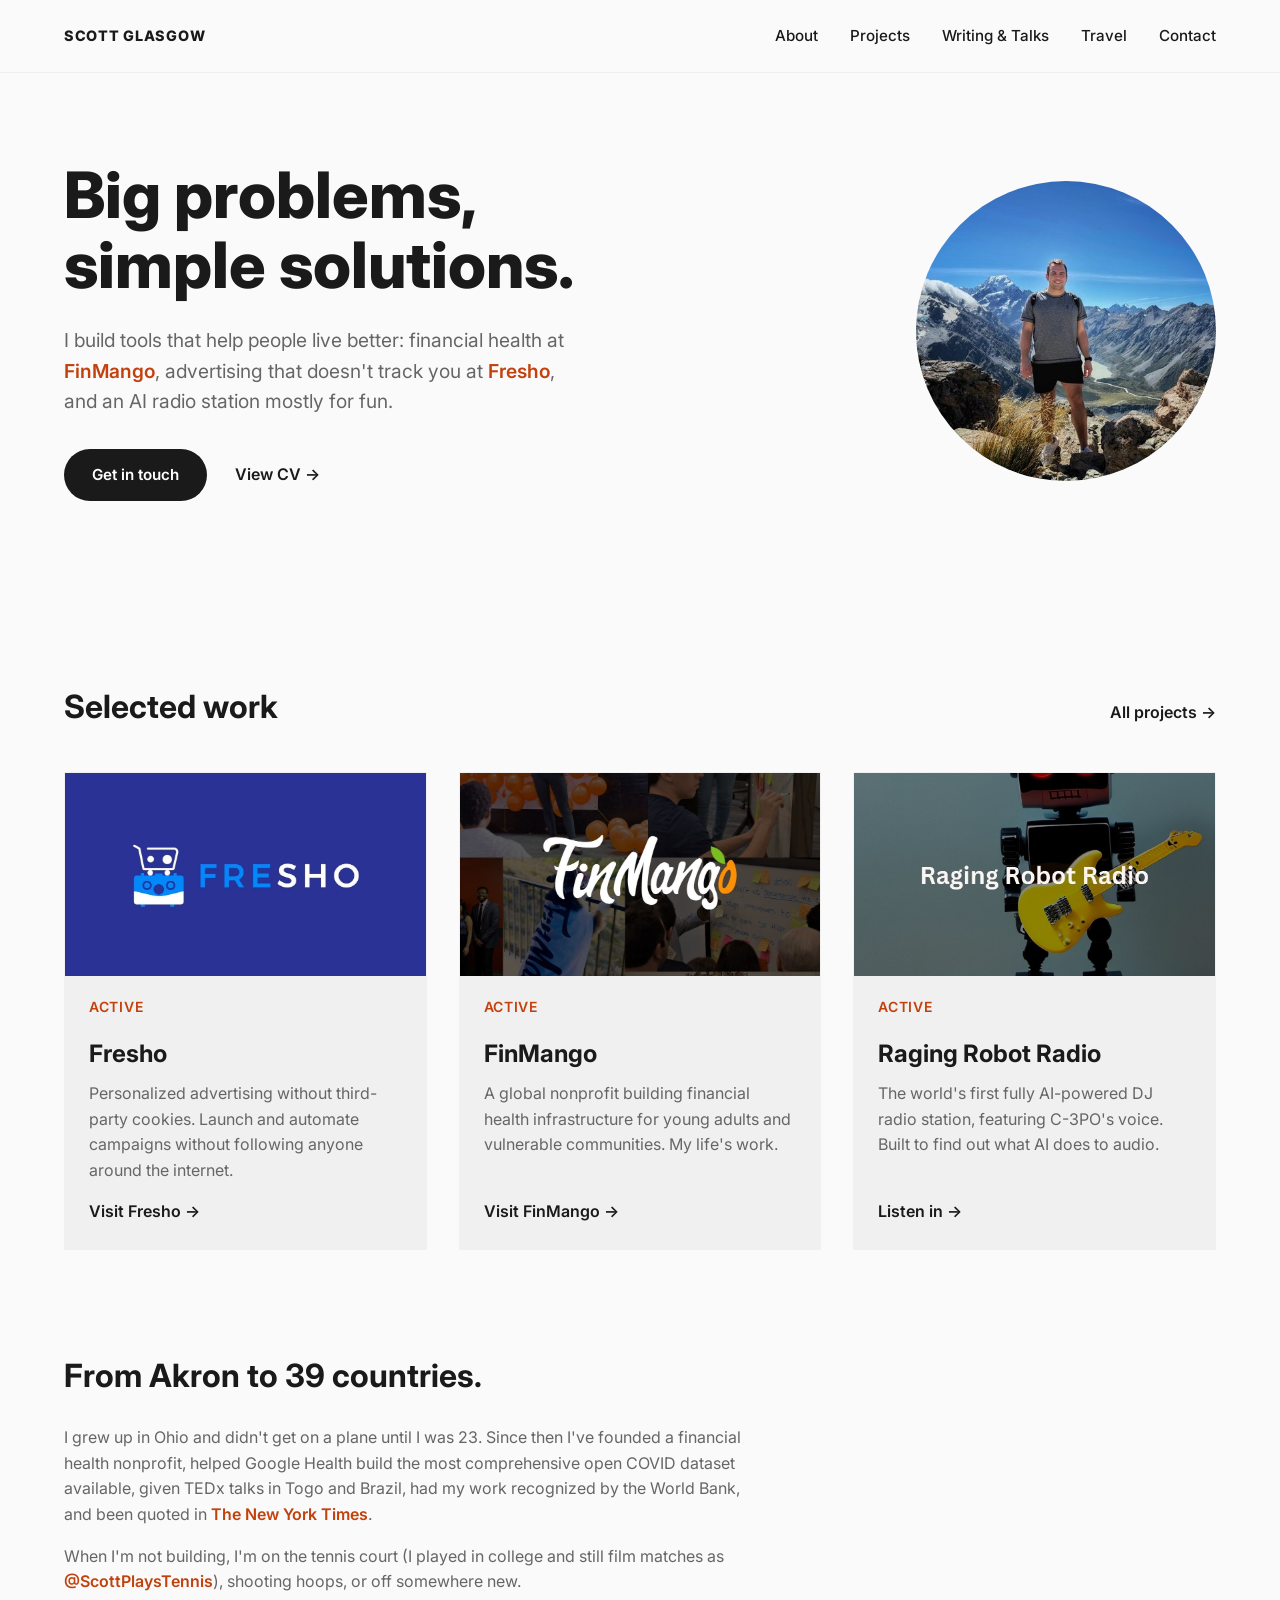
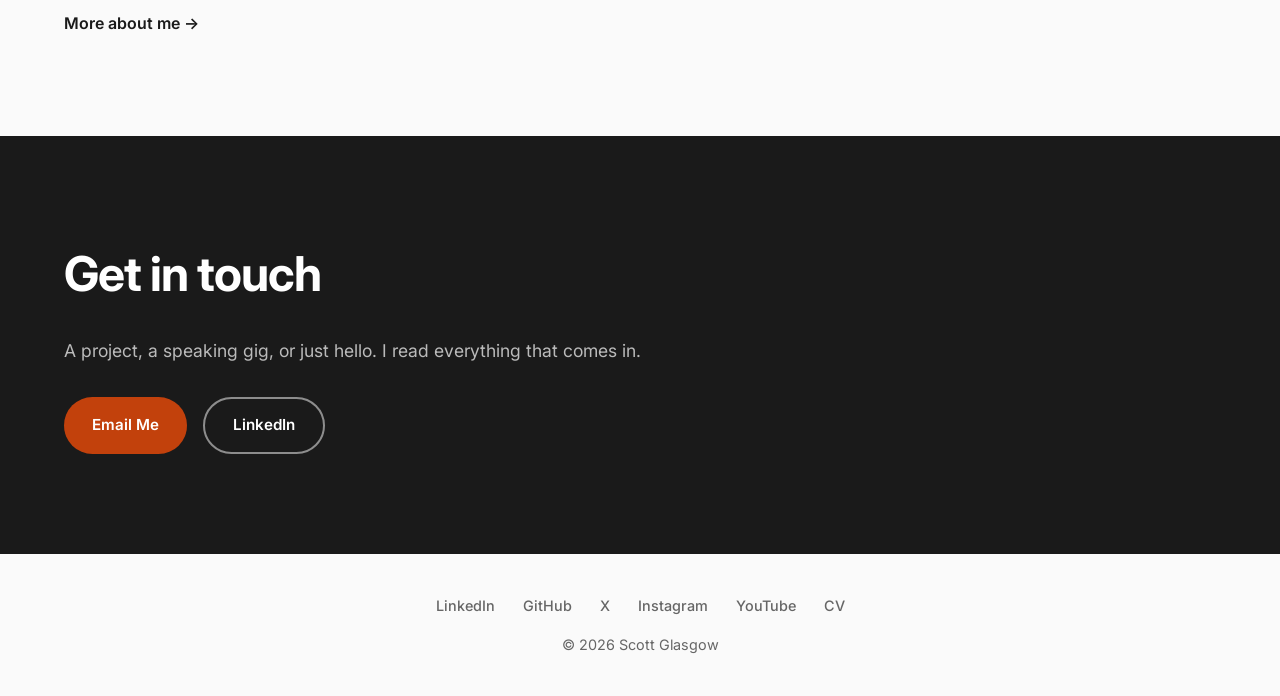
<file: index.html>
<!DOCTYPE html>
<html lang="en">

<head>
    <meta charset="UTF-8">
    <meta name="viewport" content="width=device-width, initial-scale=1.0">
    <title>Scott Glasgow | Using Technology to Improve Lives at Scale</title>
    <meta name="description"
        content="Using technology to improve lives at scale. Founder of FinMango, currently building Fresho. TEDx speaker focused on financial inclusion and systems change.">
    <meta name="theme-color" content="#fafafa">
    <link rel="canonical" href="https://sglasgow.com/">

    <!-- Open Graph / Facebook / LinkedIn -->
    <meta property="og:type" content="website">
    <meta property="og:url" content="https://sglasgow.com/">
    <meta property="og:title" content="Scott Glasgow | Using Technology to Improve Lives at Scale">
    <meta property="og:description"
        content="Using technology to improve lives at scale. Founder of FinMango, currently building Fresho. TEDx speaker focused on financial inclusion and systems change.">
    <meta property="og:image" content="https://sglasgow.com/images/og-image.jpg">
    <meta property="og:image:type" content="image/jpeg">
    <meta property="og:image:width" content="1200">
    <meta property="og:image:height" content="630">
    <meta property="og:image:alt" content="Scott Glasgow - using technology to improve lives at scale. Founder of FinMango, building Fresho, 2x TEDx speaker.">
    <meta property="og:site_name" content="Scott Glasgow">
    <meta property="og:locale" content="en_US">

    <!-- Twitter -->
    <meta name="twitter:card" content="summary_large_image">
    <meta name="twitter:url" content="https://sglasgow.com/">
    <meta name="twitter:title" content="Scott Glasgow | Using Technology to Improve Lives at Scale">
    <meta name="twitter:description"
        content="Using technology to improve lives at scale. Founder of FinMango, currently building Fresho. TEDx speaker focused on financial inclusion and systems change.">
    <meta name="twitter:image" content="https://sglasgow.com/images/og-image.jpg">
    <meta name="twitter:image:alt" content="Scott Glasgow - using technology to improve lives at scale. Founder of FinMango, building Fresho, 2x TEDx speaker.">
    <meta name="twitter:creator" content="@mangoscott_">

    <!-- Favicon -->
    <link rel="icon" type="image/svg+xml" href="/favicon.svg">
    <link rel="icon" type="image/png" sizes="32x32" href="/favicon-32x32.png">
    <link rel="icon" type="image/png" sizes="16x16" href="/favicon-16x16.png">
    <link rel="icon" href="/favicon.ico" sizes="any">
    <link rel="apple-touch-icon" href="/apple-touch-icon.png">
    <link rel="manifest" href="/site.webmanifest">

    <!-- Fonts -->
    <link rel="preconnect" href="https://fonts.googleapis.com">
    <link rel="preconnect" href="https://fonts.gstatic.com" crossorigin>
    <link href="https://fonts.googleapis.com/css2?family=Inter:wght@400;500;600;700;800&display=swap" rel="stylesheet">

    <!-- The hero photo is injected by script, so tell the browser about it up front -->
    <link rel="preload" as="image" href="images/scott1.jpg">

    <!-- Shared design system; the rules below are specific to the homepage hero -->
    <link rel="stylesheet" href="styles.css">

    <style>
        /* Hero: words on the left, face on the right */
        .hero {
            padding: 160px 0 80px;
        }

        .hero-content {
            display: grid;
            grid-template-columns: 1fr auto;
            gap: 64px;
            align-items: center;
        }

        .hero-text h1 {
            font-size: clamp(2.4rem, 6vw, 4rem);
            text-wrap: balance;
        }

        .hero-text p {
            font-size: 1.2rem;
            color: var(--text-muted);
            margin-bottom: 32px;
            max-width: 500px;
            text-wrap: pretty;
        }

        .hero-text p a,
        #about p a {
            color: var(--accent-color);
            font-weight: 600;
        }

        .hero-text p a:hover,
        #about p a:hover {
            text-decoration: underline;
            text-underline-offset: 3px;
        }

        .hero-actions {
            display: flex;
            flex-wrap: wrap;
            align-items: center;
            gap: 16px 28px;
        }

        .hero-photo img {
            display: block;
            width: 300px;
            height: 300px;
            border-radius: 50%;
            object-fit: cover;
        }

        .grid-3 {
            grid-template-columns: repeat(3, 1fr);
        }

        @media (max-width: 900px) {
            .grid-3 {
                grid-template-columns: 1fr;
            }
        }

        @media (max-width: 768px) {
            .hero {
                padding: 120px 0 56px;
            }

            .hero-content {
                grid-template-columns: 1fr;
                gap: 40px;
            }

            .hero-photo {
                order: -1;
            }

            .hero-photo img {
                width: 120px;
                height: 120px;
            }
        }
    </style>

    <!-- Structured data -->
    <script type="application/ld+json">
    {
        "@context": "https://schema.org",
        "@type": "Person",
        "name": "Scott Glasgow",
        "url": "https://sglasgow.com/",
        "image": "https://sglasgow.com/images/og-image.jpg",
        "description": "Using technology to improve lives at scale. Founder of FinMango, currently building Fresho. TEDx speaker focused on financial inclusion and systems change.",
        "jobTitle": "Founder",
        "alumniOf": [
            { "@type": "CollegeOrUniversity", "name": "Harvard Kennedy School" },
            { "@type": "CollegeOrUniversity", "name": "Kent State University" },
            { "@type": "CollegeOrUniversity", "name": "Malone University" }
        ],
        "worksFor": [
            { "@type": "Organization", "name": "FinMango", "url": "https://finmango.org" },
            { "@type": "Organization", "name": "Fresho", "url": "https://getfresho.com" }
        ],
        "sameAs": [
            "https://www.linkedin.com/in/sglasgow/",
            "https://github.com/mangoscott",
            "https://x.com/mangoscott_",
            "https://www.instagram.com/mangoscott/",
            "https://www.youtube.com/@ScottPlaysTennis"
        ]
    }
    </script>
</head>

<body>
    <a href="#main" class="skip-link">Skip to content</a>

    <header>
        <nav class="container">
            <a href="/" class="logo">SCOTT GLASGOW</a>
            <button class="mobile-menu-toggle" aria-label="Toggle menu" aria-expanded="false">
                <span class="hamburger-line"></span>
                <span class="hamburger-line"></span>
                <span class="hamburger-line"></span>
            </button>
            <ul class="nav-links">
                <li><a href="about.html">About</a></li>
                <li><a href="projects.html">Projects</a></li>
                <li><a href="publications.html">Writing &amp; Talks</a></li>
                <li><a href="travel.html">Travel</a></li>
                <li><a href="#contact">Contact</a></li>
            </ul>
        </nav>
    </header>

    <!-- Separate mobile menu element with inline background style -->
    <div class="mobile-menu" id="mobile-menu">
        <div class="mobile-menu-bg"></div>
        <button class="mobile-menu-close" id="mobile-menu-close" aria-label="Close menu">
            <svg width="32" height="32" viewBox="0 0 24 24" fill="none" stroke="currentColor" stroke-width="2">
                <line x1="18" y1="6" x2="6" y2="18"></line>
                <line x1="6" y1="6" x2="18" y2="18"></line>
            </svg>
        </button>
        <ul class="mobile-menu-links">
            <li><a href="about.html">About</a></li>
            <li><a href="projects.html">Projects</a></li>
            <li><a href="publications.html">Writing &amp; Talks</a></li>
            <li><a href="travel.html">Travel</a></li>
            <li><a href="#contact">Contact</a></li>
        </ul>
    </div>

    <main id="main">
        <section class="hero">
            <div class="container">
                <div class="hero-content">
                    <div class="hero-text">
                        <h1>Big problems, simple solutions.</h1>
                        <p>
                            I build tools that help people live better: financial health at <a href="https://finmango.org"
                                target="_blank" rel="noopener">FinMango</a>, advertising that doesn't track you at
                            <a href="https://getfresho.com" target="_blank" rel="noopener">Fresho</a>, and an AI radio
                            station mostly for&nbsp;fun.
                        </p>
                        <div class="hero-actions">
                            <a href="#contact" class="btn btn-primary">Get in touch</a>
                            <a href="Scott_Glasgow_CV.pdf" target="_blank" rel="noopener" class="section-link">View CV &rarr;</a>
                        </div>
                    </div>
                    <a href="about.html" class="hero-photo" aria-label="About Scott Glasgow">
                        <img src="images/scott1.jpg" alt="Scott Glasgow standing in front of a mountain range" width="440" height="440">
                    </a>
                </div>
            </div>
        </section>

        <section id="work">
            <div class="container">
                <div class="section-head">
                    <h2>Selected work</h2>
                    <a href="projects.html" class="section-link">All projects &rarr;</a>
                </div>
                <div class="grid-3" style="margin-top: 40px;">
                    <div class="card">
                        <div class="card-image-wrapper">
                            <img src="images/fresho.jpg" alt="Fresho" class="card-image" loading="lazy" width="1080" height="1080">
                        </div>
                        <div class="card-meta">Active</div>
                        <h3>Fresho</h3>
                        <p>Personalized advertising without third-party cookies. Launch and automate campaigns
                            without following anyone around the internet.</p>
                        <a href="https://getfresho.com" target="_blank" rel="noopener" class="card-link">Visit Fresho &rarr;</a>
                    </div>

                    <div class="card">
                        <div class="card-image-wrapper">
                            <img src="images/finmango.jpg" alt="FinMango" class="card-image" loading="lazy" width="1080" height="1080">
                        </div>
                        <div class="card-meta">Active</div>
                        <h3>FinMango</h3>
                        <p>A global nonprofit building financial health infrastructure for young adults and
                            vulnerable communities. My life's work.</p>
                        <a href="https://finmango.org" target="_blank" rel="noopener" class="card-link">Visit FinMango &rarr;</a>
                    </div>

                    <div class="card">
                        <div class="card-image-wrapper">
                            <img src="images/robot-radio.jpg" alt="Raging Robot Radio" class="card-image" loading="lazy" width="1080" height="1080">
                        </div>
                        <div class="card-meta">Active</div>
                        <h3>Raging Robot Radio</h3>
                        <p>The world's first fully AI-powered DJ radio station, featuring C-3PO's voice. Built
                            to find out what AI does to audio.</p>
                        <a href="https://ragingrobot.app/" target="_blank" rel="noopener" class="card-link">Listen in &rarr;</a>
                    </div>
                </div>
            </div>
        </section>

        <section id="about" style="padding-top: 0;">
            <div class="container">
                <div style="max-width: 900px;">
                    <h2>From Akron to 39 countries.</h2>
                    <p>
                        I grew up in Ohio and didn't get on a plane until I was 23. Since then I've founded a
                        financial health nonprofit, helped Google Health build the most comprehensive open COVID
                        dataset available, given TEDx talks in Togo and Brazil, had my work recognized by the
                        World Bank, and been quoted in <a href="https://www.nytimes.com/2026/09/25/your-money/car-insurance-child-costs.html?unlocked_article_code=1.D1E.yS5C.3FC5p3sM-yL1&amp;smid=url-share"
                            target="_blank" rel="noopener">The New York Times</a>.
                    </p>
                    <p>
                        When I'm not building, I'm on the tennis court (I played in college and still film matches as
                        <a href="https://www.youtube.com/@ScottPlaysTennis" target="_blank"
                            rel="noopener">@ScottPlaysTennis</a>), shooting hoops, or off somewhere&nbsp;new.
                    </p>
                    <a href="about.html" class="section-link">More about me &rarr;</a>
                </div>
            </div>
        </section>

        <section id="contact" class="say-hello">
            <div class="container">
                <div style="max-width: 720px;">
                    <h2>Get in touch</h2>
                    <p style="margin: 16px 0 32px;">A project, a speaking gig, or just hello. I read everything that comes in.</p>
                    <div style="display: flex; gap: 16px; flex-wrap: wrap;">
                        <a href="mailto:scott@finmango.org" class="btn btn-primary">Email Me</a>
                        <a href="https://www.linkedin.com/in/sglasgow/" target="_blank" rel="noopener"
                            class="btn btn-outline">LinkedIn</a>
                    </div>
                </div>
            </div>
        </section>
    </main>

    <footer>
        <div class="container">
            <ul class="footer-links">
                <li><a href="https://www.linkedin.com/in/sglasgow/" target="_blank" rel="noopener">LinkedIn</a></li>
                <li><a href="https://github.com/mangoscott" target="_blank" rel="noopener">GitHub</a></li>
                <li><a href="https://x.com/mangoscott_" target="_blank" rel="noopener">X</a></li>
                <li><a href="https://www.instagram.com/mangoscott/" target="_blank" rel="noopener">Instagram</a></li>
                <li><a href="https://www.youtube.com/@ScottPlaysTennis" target="_blank" rel="noopener">YouTube</a></li>
                <li><a href="Scott_Glasgow_CV.pdf" target="_blank" rel="noopener">CV</a></li>
            </ul>
            <p>© 2026 Scott Glasgow</p>
        </div>
    </footer>

    <script src="js/main.js"></script>
</body>

</html>
</file>
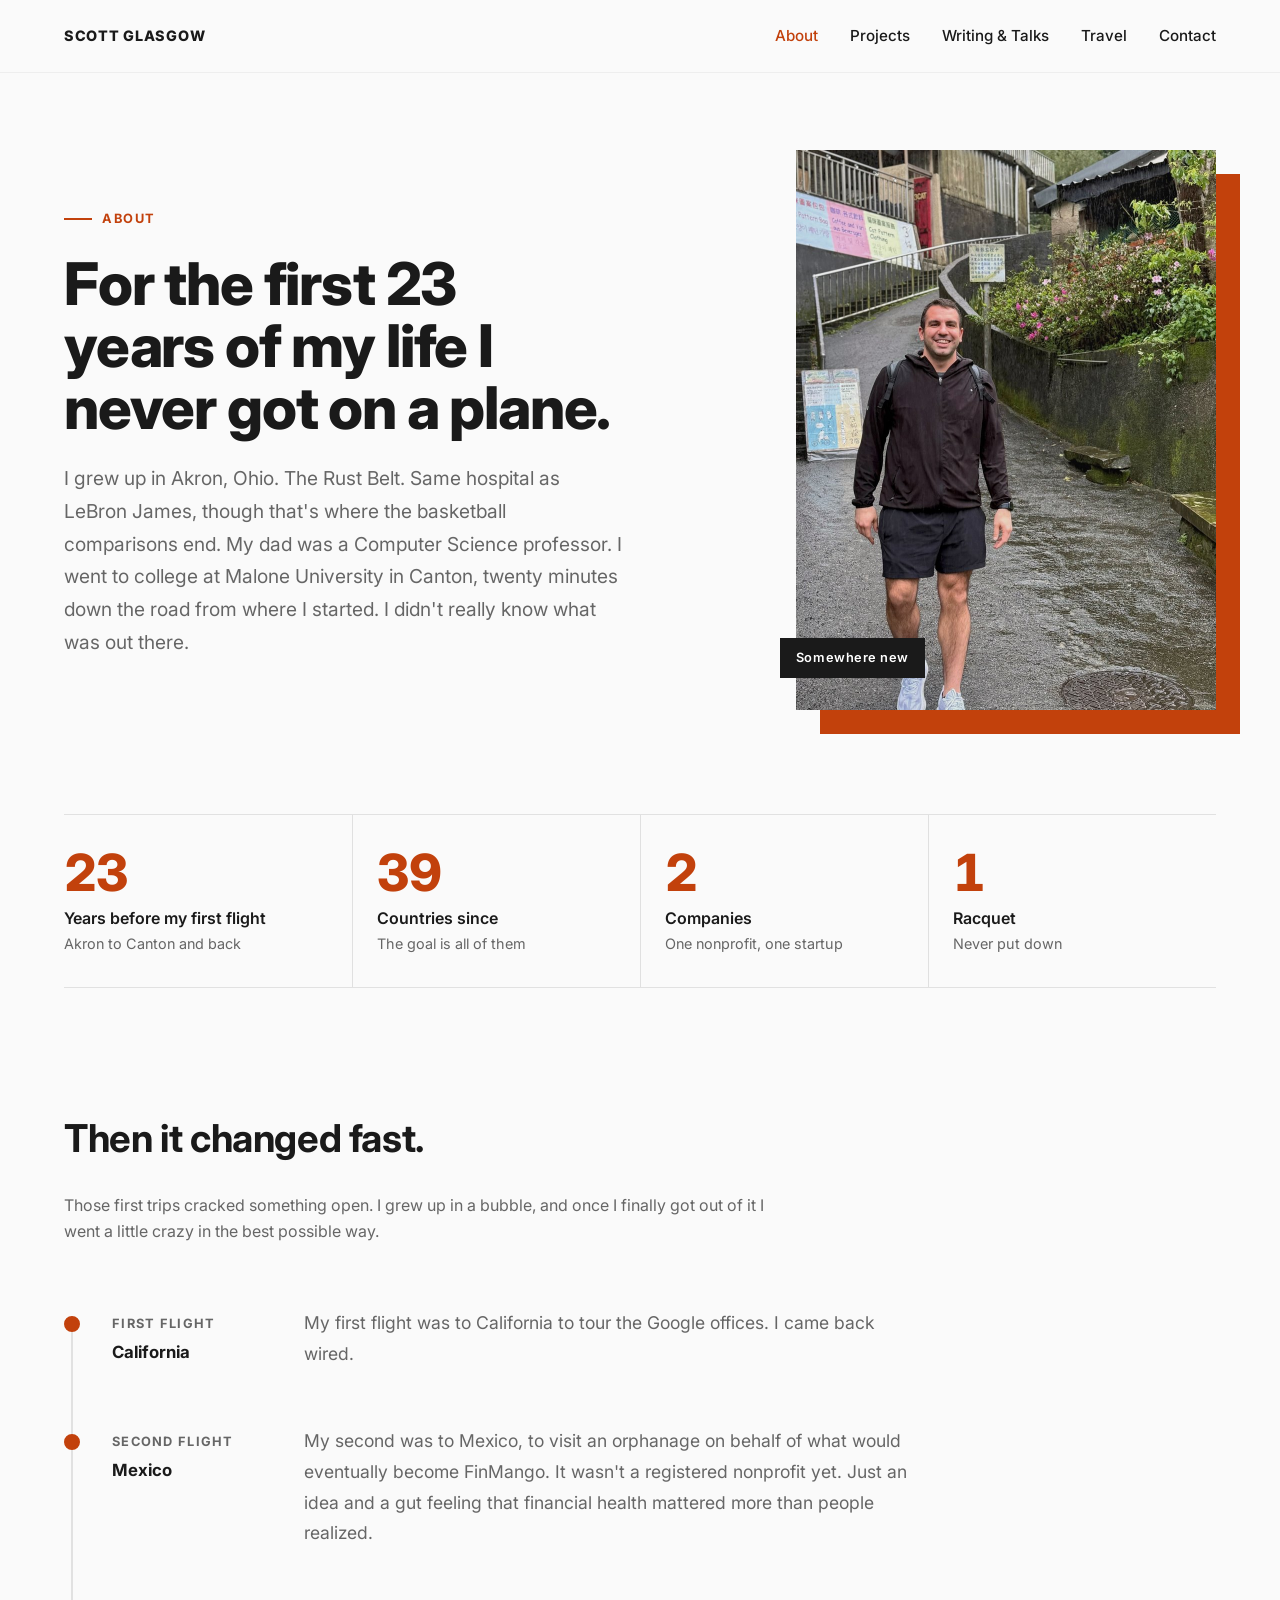
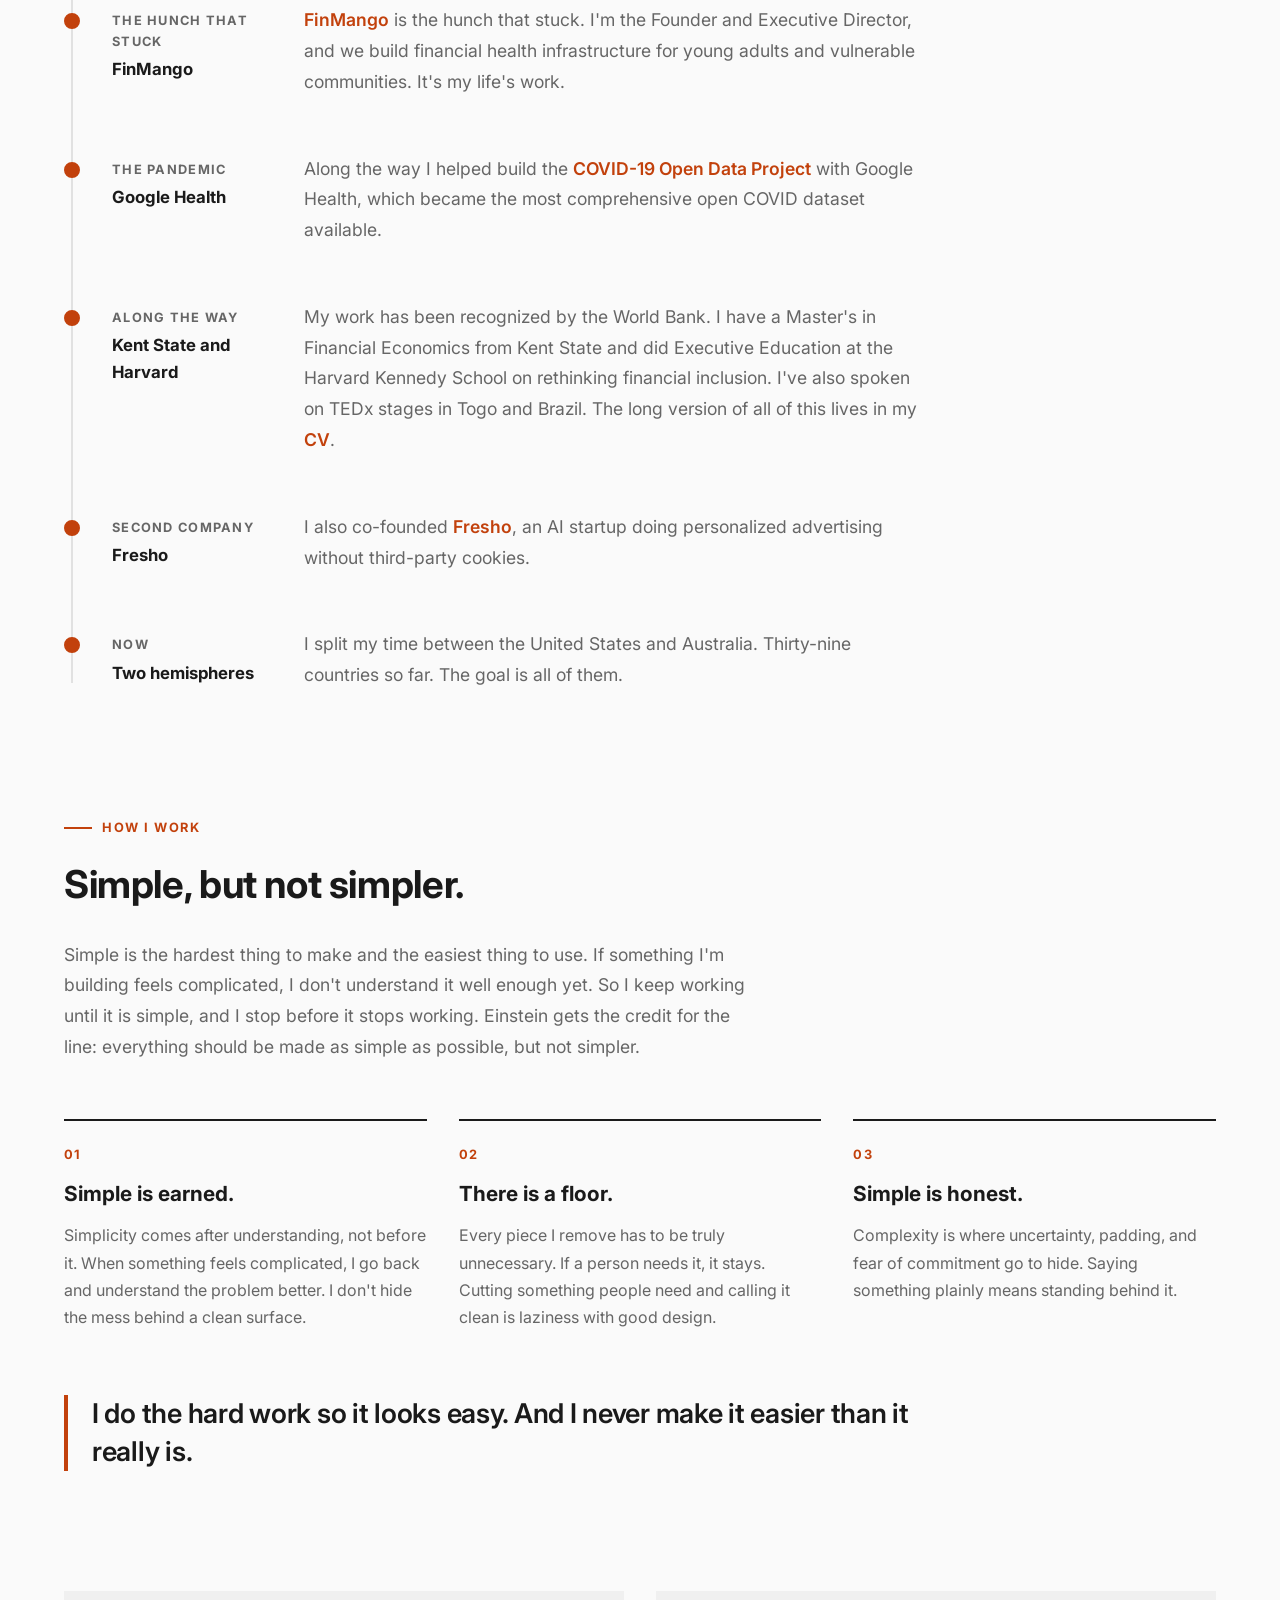
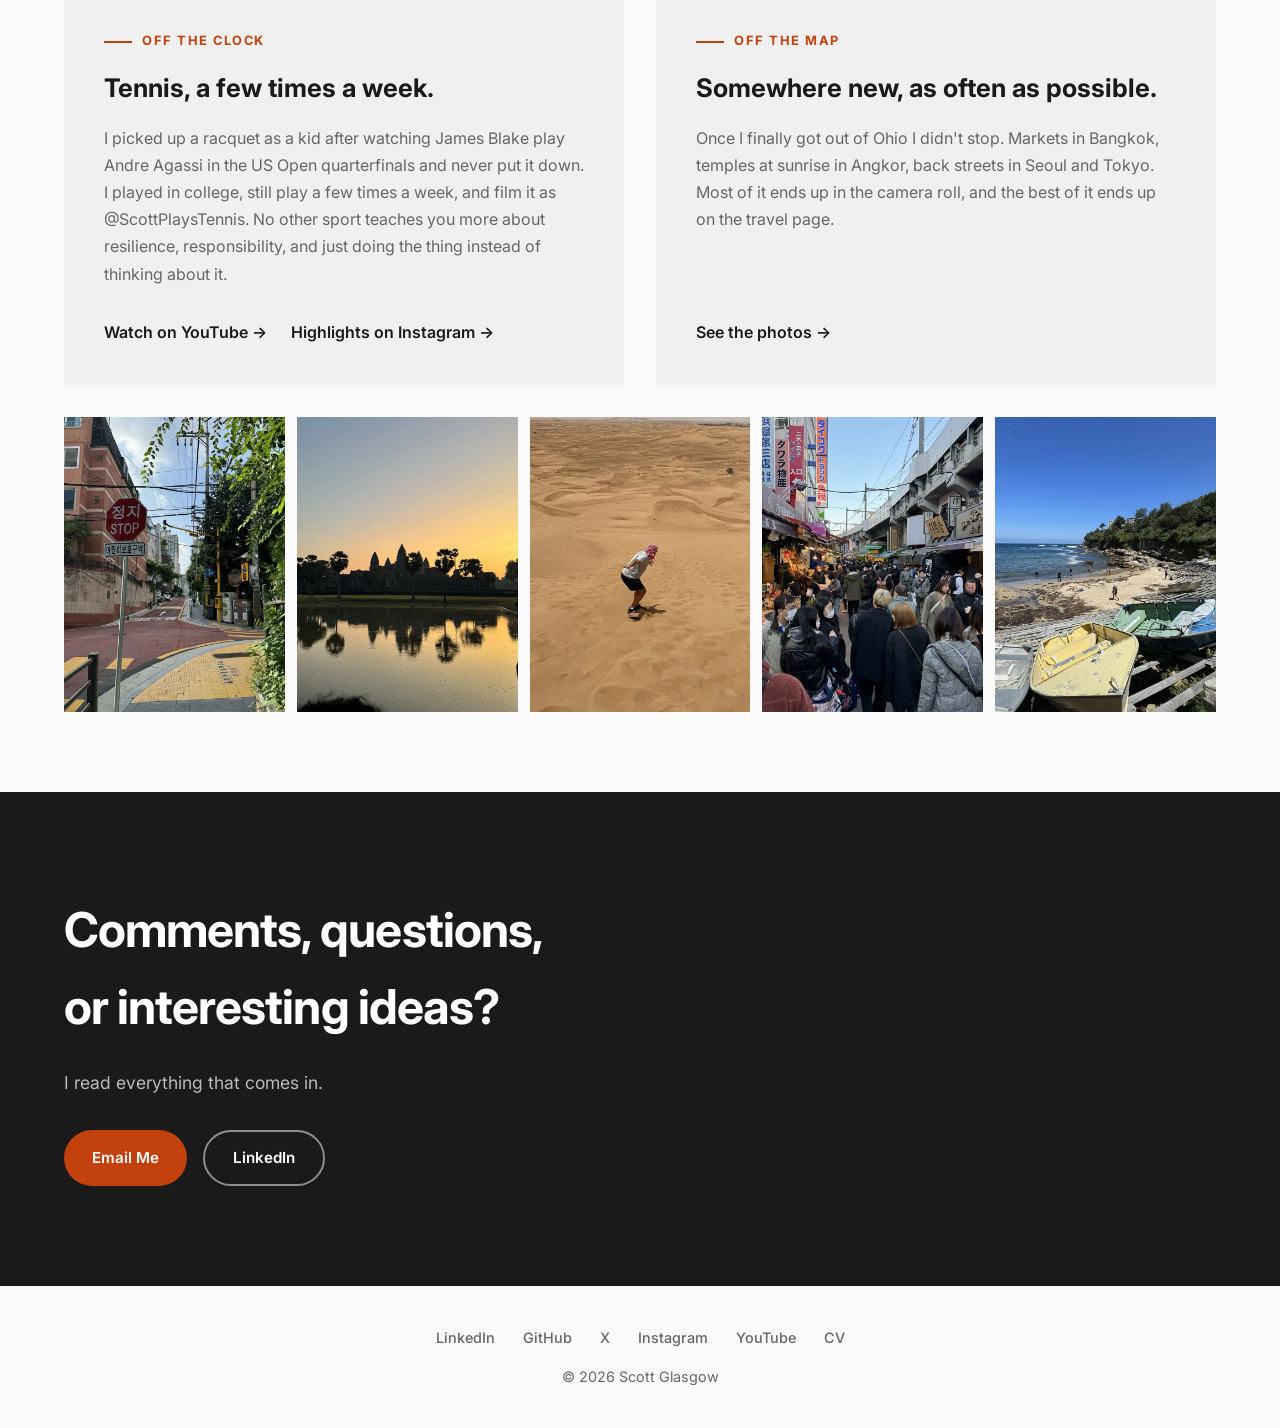
<file: about.html>
<!DOCTYPE html>
<html lang="en">

<head>
    <meta charset="UTF-8">
    <meta name="viewport" content="width=device-width, initial-scale=1.0">
    <title>About - Scott Glasgow</title>
    <meta name="description"
        content="About Scott Glasgow - from Akron, Ohio to 39 countries. Founder of FinMango, builder of Fresho, 2x TEDx speaker.">
    <link rel="canonical" href="https://sglasgow.com/about.html">

    <!-- Open Graph / Facebook -->
    <meta property="og:type" content="website">
    <meta property="og:url" content="https://sglasgow.com/about.html">
    <meta property="og:title" content="About - Scott Glasgow">
    <meta property="og:description"
        content="From Akron, Ohio to 39 countries. Founder of FinMango, builder of Fresho, 2x TEDx speaker.">
    <meta property="og:image" content="https://sglasgow.com/images/og-image.jpg">
    <meta property="og:image:type" content="image/jpeg">
    <meta property="og:image:width" content="1200">
    <meta property="og:image:height" content="630">
    <meta property="og:image:alt" content="Scott Glasgow - using technology to improve lives at scale. Founder of FinMango, building Fresho, 2x TEDx speaker.">

    <!-- Twitter -->
    <meta name="twitter:card" content="summary_large_image">
    <meta name="twitter:url" content="https://sglasgow.com/about.html">
    <meta name="twitter:title" content="About - Scott Glasgow">
    <meta name="twitter:description"
        content="From Akron, Ohio to 39 countries. Founder of FinMango, builder of Fresho, 2x TEDx speaker.">
    <meta name="twitter:image" content="https://sglasgow.com/images/og-image.jpg">
    <meta name="twitter:image:alt" content="Scott Glasgow - using technology to improve lives at scale. Founder of FinMango, building Fresho, 2x TEDx speaker.">

    <!-- Favicon -->
    <link rel="icon" type="image/svg+xml" href="/favicon.svg">
    <link rel="icon" type="image/png" sizes="32x32" href="/favicon-32x32.png">
    <link rel="icon" type="image/png" sizes="16x16" href="/favicon-16x16.png">
    <link rel="icon" href="/favicon.ico" sizes="any">
    <link rel="apple-touch-icon" href="/apple-touch-icon.png">
    <link rel="manifest" href="/site.webmanifest">

    <link rel="preconnect" href="https://fonts.googleapis.com">
    <link rel="preconnect" href="https://fonts.gstatic.com" crossorigin>
    <link href="https://fonts.googleapis.com/css2?family=Inter:wght@400;500;600;700;800&display=swap" rel="stylesheet">

    <!-- Stylesheet -->
    <link rel="stylesheet" href="styles.css">
    <style>
        /* ---- About page ---- */
        .about-hero-grid {
            display: grid;
            grid-template-columns: minmax(0, 7fr) minmax(0, 5fr);
            gap: 64px;
            align-items: center;
        }

        .about-hero .lede {
            max-width: 560px;
        }

        /* Portrait with an offset accent block behind it */
        .portrait {
            position: relative;
            margin: 0 0 0 auto;
            width: min(100%, 420px);
        }

        .portrait::before {
            content: "";
            position: absolute;
            inset: 24px -24px -24px 24px;
            background: var(--accent-color);
            z-index: 0;
        }

        .portrait img {
            position: relative;
            z-index: 1;
            display: block;
            width: 100%;
            height: auto;
            aspect-ratio: 3 / 4;
            object-fit: cover;
            filter: grayscale(100%);
            transition: filter 0.6s ease;
        }

        .portrait:hover img,
        .portrait.is-visible img {
            filter: grayscale(0%);
        }

        .portrait figcaption {
            position: absolute;
            z-index: 2;
            left: -16px;
            bottom: 32px;
            padding: 10px 16px;
            background: var(--text-color);
            color: #fff;
            font-size: 0.8rem;
            font-weight: 600;
            letter-spacing: 0.04em;
        }

        /* Stat strip */
        .about-stats {
            padding: 64px 0 40px;
        }

        /* Story timeline */
        .story {
            padding: 80px 0 40px;
        }

        .story-head {
            max-width: 700px;
            margin-bottom: 64px;
        }

        .story-head h2 {
            font-size: clamp(1.8rem, 3vw, 2.4rem);
            letter-spacing: -0.01em;
        }

        .timeline {
            position: relative;
            max-width: 860px;
            list-style: none;
            padding: 0;
            margin: 0;
        }

        .timeline::before {
            content: "";
            position: absolute;
            top: 8px;
            bottom: 8px;
            left: 7px;
            width: 2px;
            background: var(--border-color);
        }

        .chapter {
            position: relative;
            display: grid;
            grid-template-columns: 160px 1fr;
            gap: 32px;
            padding: 0 0 56px 48px;
        }

        .chapter:last-child {
            padding-bottom: 0;
        }

        .chapter::before {
            content: "";
            position: absolute;
            left: 0;
            top: 8px;
            width: 16px;
            height: 16px;
            border-radius: 50%;
            background: var(--bg-color);
            border: 3px solid var(--accent-color);
            box-sizing: border-box;
            transition: background 0.3s ease;
        }

        .chapter.is-visible::before {
            background: var(--accent-color);
        }

        .chapter-when {
            font-size: 0.8rem;
            font-weight: 700;
            letter-spacing: 0.1em;
            text-transform: uppercase;
            color: var(--text-muted);
            padding-top: 6px;
        }

        .chapter-when strong {
            display: block;
            font-size: 1.05rem;
            letter-spacing: 0;
            text-transform: none;
            color: var(--text-color);
            margin-top: 4px;
        }

        .chapter p {
            font-size: 1.1rem;
            line-height: 1.75;
            max-width: none;
        }

        .chapter p:last-child {
            margin-bottom: 0;
        }

        .chapter a,
        .off-card p a {
            color: var(--accent-color);
            font-weight: 600;
        }

        .chapter a:hover,
        .off-card p a:hover {
            text-decoration: underline;
            text-underline-offset: 3px;
        }

        /* How I work: the "simple, but not simpler" philosophy */
        .philosophy {
            padding: 80px 0 40px;
        }

        .philosophy-head {
            max-width: 700px;
            margin-bottom: 56px;
        }

        .philosophy-head .eyebrow {
            margin-bottom: 16px;
        }

        .philosophy-head h2 {
            font-size: clamp(1.8rem, 3vw, 2.4rem);
            letter-spacing: -0.01em;
        }

        .philosophy-head p {
            font-size: 1.1rem;
            line-height: 1.75;
            max-width: none;
        }

        .principles {
            display: grid;
            grid-template-columns: repeat(3, 1fr);
            gap: 32px;
            list-style: none;
            padding: 0;
            margin: 0;
        }

        .principle {
            border-top: 2px solid var(--text-color);
            padding-top: 24px;
        }

        .principle-num {
            display: block;
            font-size: 0.8rem;
            font-weight: 700;
            letter-spacing: 0.1em;
            color: var(--accent-color);
            margin-bottom: 12px;
        }

        .principle h3 {
            font-size: 1.3rem;
            margin-bottom: 12px;
        }

        .principle p {
            line-height: 1.7;
            max-width: none;
            margin-bottom: 0;
        }

        .philosophy-line {
            max-width: 860px;
            margin: 64px 0 0;
            padding-left: 24px;
            border-left: 4px solid var(--accent-color);
            font-size: clamp(1.3rem, 2.2vw, 1.7rem);
            font-weight: 600;
            line-height: 1.4;
            letter-spacing: -0.01em;
            color: var(--text-color);
        }

        /* Off the clock */
        .off {
            padding: 80px 0;
        }

        .off-grid {
            display: grid;
            grid-template-columns: 1fr 1fr;
            gap: 32px;
        }

        .off-card {
            background: var(--surface-color);
            padding: 40px;
            display: flex;
            flex-direction: column;
        }

        .off-card .eyebrow {
            margin-bottom: 16px;
        }

        .off-card h3 {
            font-size: 1.6rem;
            margin-bottom: 16px;
        }

        .off-card p {
            max-width: none;
            line-height: 1.7;
        }

        .off-card .section-link {
            margin-top: auto;
            padding-top: 16px;
        }

        /* A card can end in two links (YouTube + Instagram); they share the bottom row */
        .off-card .card-links {
            margin-top: auto;
            padding-top: 16px;
            display: flex;
            flex-wrap: wrap;
            gap: 8px 24px;
        }

        .off-card .card-links .section-link {
            margin-top: 0;
            padding-top: 0;
        }

        /* Travel strip: five tall frames, colour on hover, scrolls on phones */
        .strip-photos {
            display: grid;
            grid-template-columns: repeat(5, 1fr);
            gap: 12px;
            margin-top: 32px;
        }

        .strip-photos a {
            display: block;
            aspect-ratio: 3 / 4;
            overflow: hidden;
            background: var(--surface-color);
        }

        .strip-photos img {
            width: 100%;
            height: 100%;
            object-fit: cover;
            display: block;
            transition: transform 0.4s ease;
        }

        .strip-photos a:hover img,
        .strip-photos a:focus-visible img {
            transform: scale(1.04);
        }

        @media (prefers-reduced-motion: reduce) {
            .portrait img,
            .strip-photos img {
                filter: none;
                transition: none;
            }

            .strip-photos a:hover img {
                transform: none;
            }
        }

        @media (max-width: 900px) {
            .about-hero-grid {
                grid-template-columns: 1fr;
                gap: 48px;
            }

            .portrait {
                margin: 0 auto;
                width: min(100%, 360px);
            }

            .chapter {
                grid-template-columns: 1fr;
                gap: 12px;
            }

            .off-grid {
                grid-template-columns: 1fr;
            }

            .principles {
                grid-template-columns: 1fr;
            }

            .strip-photos {
                display: flex;
                overflow-x: auto;
                scroll-snap-type: x mandatory;
                padding-bottom: 8px;
                margin-left: -24px;
                margin-right: -24px;
                padding-left: 24px;
                padding-right: 24px;
            }

            .strip-photos a {
                flex: 0 0 42%;
                scroll-snap-align: start;
            }
        }

        @media (max-width: 768px) {
            .off-card {
                padding: 28px;
            }

        }
    </style>

    <script>document.documentElement.className = "js";</script>
</head>

<body>
    <header>
        <nav class="container">
            <a href="/" class="logo">SCOTT GLASGOW</a>
            <button class="mobile-menu-toggle" aria-label="Toggle menu" aria-expanded="false">
                <span class="hamburger-line"></span>
                <span class="hamburger-line"></span>
                <span class="hamburger-line"></span>
            </button>
            <ul class="nav-links">
                <li><a href="about.html" class="active">About</a></li>
                <li><a href="projects.html">Projects</a></li>
                <li><a href="publications.html">Writing &amp; Talks</a></li>
                <li><a href="travel.html">Travel</a></li>
                <li><a href="index.html#contact">Contact</a></li>
            </ul>
        </nav>
    </header>

    <!-- Separate mobile menu element with inline background style -->
    <div class="mobile-menu" id="mobile-menu">
        <div class="mobile-menu-bg"></div>
        <button class="mobile-menu-close" id="mobile-menu-close" aria-label="Close menu">
            <svg width="32" height="32" viewBox="0 0 24 24" fill="none" stroke="currentColor" stroke-width="2">
                <line x1="18" y1="6" x2="6" y2="18"></line>
                <line x1="6" y1="6" x2="18" y2="18"></line>
            </svg>
        </button>
        <ul class="mobile-menu-links">
            <li><a href="about.html">About</a></li>
            <li><a href="projects.html">Projects</a></li>
            <li><a href="publications.html">Writing &amp; Talks</a></li>
            <li><a href="travel.html">Travel</a></li>
            <li><a href="index.html#contact">Contact</a></li>
        </ul>
    </div>

    <main>
        <section class="page-hero about-hero">
            <div class="container">
                <div class="about-hero-grid">
                    <div>
                        <span class="eyebrow">About</span>
                        <h1>For the first 23 years of my life I never got on a plane.</h1>
                        <p class="lede">I grew up in Akron, Ohio. The Rust Belt. Same hospital as LeBron James, though
                            that's where the basketball comparisons end. My dad was a Computer Science professor. I went
                            to college at Malone University in Canton, twenty minutes down the road from where I started.
                            I didn't really know what was out there.</p>
                    </div>
                    <figure class="portrait reveal">
                        <img src="images/scott_about.jpg" alt="Scott Glasgow" width="840" height="1120" fetchpriority="high">
                        <figcaption>Somewhere new</figcaption>
                    </figure>
                </div>
            </div>
        </section>

        <section class="about-stats">
            <div class="container">
                <div class="stat-strip reveal">
                    <div class="stat">
                        <div class="stat-number" data-count="23">23</div>
                        <div class="stat-label">Years before my first flight</div>
                        <div class="stat-sub">Akron to Canton and back</div>
                    </div>
                    <div class="stat">
                        <div class="stat-number" data-count="39">39</div>
                        <div class="stat-label">Countries since</div>
                        <div class="stat-sub">The goal is all of them</div>
                    </div>
                    <div class="stat">
                        <div class="stat-number" data-count="2">2</div>
                        <div class="stat-label">Companies</div>
                        <div class="stat-sub">One nonprofit, one startup</div>
                    </div>
                    <div class="stat">
                        <div class="stat-number" data-count="1">1</div>
                        <div class="stat-label">Racquet</div>
                        <div class="stat-sub">Never put down</div>
                    </div>
                </div>
            </div>
        </section>

        <section class="story" id="story">
            <div class="container">
                <div class="story-head reveal">
                    <h2>Then it changed fast.</h2>
                    <p>Those first trips cracked something open. I grew up in a bubble, and once I finally got out of it
                        I went a little crazy in the best possible way.</p>
                </div>

                <ol class="timeline">
                    <li class="chapter reveal">
                        <div class="chapter-when">First flight <strong>California</strong></div>
                        <div>
                            <p>My first flight was to California to tour the Google offices. I came back wired.</p>
                        </div>
                    </li>
                    <li class="chapter reveal">
                        <div class="chapter-when">Second flight <strong>Mexico</strong></div>
                        <div>
                            <p>My second was to Mexico, to visit an orphanage on behalf of what would eventually become
                                FinMango. It wasn't a registered nonprofit yet. Just an idea and a gut feeling that
                                financial health mattered more than people realized.</p>
                        </div>
                    </li>
                    <li class="chapter reveal">
                        <div class="chapter-when">The hunch that stuck <strong>FinMango</strong></div>
                        <div>
                            <p><a href="https://finmango.org" target="_blank" rel="noopener">FinMango</a> is the hunch
                                that stuck. I'm the Founder and Executive Director, and we build financial health
                                infrastructure for young adults and vulnerable communities. It's my life's work.</p>
                        </div>
                    </li>
                    <li class="chapter reveal">
                        <div class="chapter-when">The pandemic <strong>Google Health</strong></div>
                        <div>
                            <p>Along the way I helped build the <a href="https://www.finmango.org/covid-19-open-data-project"
                                    target="_blank" rel="noopener">COVID-19 Open Data Project</a> with Google Health,
                                which became the most comprehensive open COVID dataset available.</p>
                        </div>
                    </li>
                    <li class="chapter reveal">
                        <div class="chapter-when">Along the way <strong>Kent State and Harvard</strong></div>
                        <div>
                            <p>My work has been recognized by the World Bank. I have a Master's in Financial Economics
                                from Kent State and did Executive Education at the Harvard Kennedy School on rethinking
                                financial inclusion. I've also spoken on TEDx stages in Togo and Brazil. The long version
                                of all of this lives in my <a href="Scott_Glasgow_CV.pdf" target="_blank" rel="noopener">CV</a>.</p>
                        </div>
                    </li>
                    <li class="chapter reveal">
                        <div class="chapter-when">Second company <strong>Fresho</strong></div>
                        <div>
                            <p>I also co-founded <a href="https://getfresho.com" target="_blank" rel="noopener">Fresho</a>,
                                an AI startup doing personalized advertising without third-party cookies.</p>
                        </div>
                    </li>
                    <li class="chapter reveal">
                        <div class="chapter-when">Now <strong>Two hemispheres</strong></div>
                        <div>
                            <p>I split my time between the United States and Australia. Thirty-nine countries so far.
                                The goal is all of them.</p>
                        </div>
                    </li>
                </ol>
            </div>
        </section>

        <section class="philosophy" id="philosophy">
            <div class="container">
                <div class="philosophy-head reveal">
                    <span class="eyebrow">How I work</span>
                    <h2>Simple, but not simpler.</h2>
                    <p>Simple is the hardest thing to make and the easiest thing to use. If something I'm building
                        feels complicated, I don't understand it well enough yet. So I keep working until it is
                        simple, and I stop before it stops working. Einstein gets the credit for the line: everything
                        should be made as simple as possible, but not simpler.</p>
                </div>
                <ol class="principles stagger">
                    <li class="principle reveal">
                        <span class="principle-num">01</span>
                        <h3>Simple is earned.</h3>
                        <p>Simplicity comes after understanding, not before it. When something feels complicated, I
                            go back and understand the problem better. I don't hide the mess behind a clean surface.</p>
                    </li>
                    <li class="principle reveal">
                        <span class="principle-num">02</span>
                        <h3>There is a floor.</h3>
                        <p>Every piece I remove has to be truly unnecessary. If a person needs it, it stays. Cutting
                            something people need and calling it clean is laziness with good design.</p>
                    </li>
                    <li class="principle reveal">
                        <span class="principle-num">03</span>
                        <h3>Simple is honest.</h3>
                        <p>Complexity is where uncertainty, padding, and fear of commitment go to hide. Saying
                            something plainly means standing behind it.</p>
                    </li>
                </ol>
                <p class="philosophy-line reveal">I do the hard work so it looks easy. And I never make it easier
                    than it really is.</p>
            </div>
        </section>
        <section class="off">
            <div class="container">
                <div class="off-grid">
                    <div class="off-card reveal">
                        <span class="eyebrow">Off the clock</span>
                        <h3>Tennis, a few times a week.</h3>
                        <p>I picked up a racquet as a kid after watching James Blake play Andre Agassi in the US Open
                            quarterfinals and never put it down. I played in college, still play a few times a week,
                            and film it as @ScottPlaysTennis. No other sport teaches you more about resilience,
                            responsibility, and just doing the thing instead of thinking about it.</p>
                        <div class="card-links">
                            <a href="https://www.youtube.com/@ScottPlaysTennis" target="_blank" rel="noopener"
                                class="section-link">Watch on YouTube &rarr;</a>
                            <a href="https://www.instagram.com/scottplaystennis/" target="_blank" rel="noopener"
                                class="section-link">Highlights on Instagram &rarr;</a>
                        </div>
                    </div>
                    <div class="off-card reveal">
                        <span class="eyebrow">Off the map</span>
                        <h3>Somewhere new, as often as possible.</h3>
                        <p>Once I finally got out of Ohio I didn't stop. Markets in Bangkok, temples at sunrise in
                            Angkor, back streets in Seoul and Tokyo. Most of it ends up in the camera roll, and the best
                            of it ends up on the travel page.</p>
                        <a href="travel.html" class="section-link">See the photos &rarr;</a>
                    </div>
                </div>

                <div class="strip-photos reveal">
                    <a href="travel.html" aria-label="Travel photos: Seoul, South Korea">
                        <img src="images/travel/thumbs/IMG_4301.webp" alt="" width="800" height="1422" loading="lazy">
                    </a>
                    <a href="travel.html" aria-label="Travel photos: Angkor temples at sunrise">
                        <img src="images/travel/thumbs/IMG_6826.webp" alt="" width="800" height="1422" loading="lazy">
                    </a>
                    <a href="travel.html" aria-label="Travel photos: Dubai, United Arab Emirates">
                        <img src="images/travel/thumbs/IMG_3310.webp" alt="" width="800" height="1422" loading="lazy">
                    </a>
                    <a href="travel.html" aria-label="Travel photos: Tokyo, Japan">
                        <img src="images/travel/thumbs/IMG_1875.webp" alt="" width="800" height="1422" loading="lazy">
                    </a>
                    <a href="travel.html" aria-label="Travel photos: Sydney, Australia">
                        <img src="images/travel/thumbs/IMG_1078.webp" alt="" width="800" height="1422" loading="lazy">
                    </a>
                </div>
            </div>
        </section>

        <section class="say-hello">
            <div class="container">
                <div style="max-width: 720px;">
                    <h2>Comments, questions, or interesting ideas?</h2>
                    <p style="margin: 16px 0 32px;">I read everything that comes in.</p>
                    <div style="display: flex; gap: 16px; flex-wrap: wrap;">
                        <a href="mailto:scott@finmango.org" class="btn btn-primary">Email Me</a>
                        <a href="https://www.linkedin.com/in/sglasgow/" target="_blank" rel="noopener"
                            class="btn btn-outline">LinkedIn</a>
                    </div>
                </div>
            </div>
        </section>
    </main>

    <footer>
        <div class="container">
            <ul class="footer-links">
                <li><a href="https://www.linkedin.com/in/sglasgow/" target="_blank" rel="noopener">LinkedIn</a></li>
                <li><a href="https://github.com/mangoscott" target="_blank" rel="noopener">GitHub</a></li>
                <li><a href="https://x.com/mangoscott_" target="_blank" rel="noopener">X</a></li>
                <li><a href="https://www.instagram.com/mangoscott/" target="_blank" rel="noopener">Instagram</a></li>
                <li><a href="https://www.youtube.com/@ScottPlaysTennis" target="_blank" rel="noopener">YouTube</a></li>
                <li><a href="Scott_Glasgow_CV.pdf" target="_blank" rel="noopener">CV</a></li>
            </ul>
            <p>© 2026 Scott Glasgow</p>
        </div>
    </footer>

    <script src="js/main.js"></script>
</body>

</html>
</file>
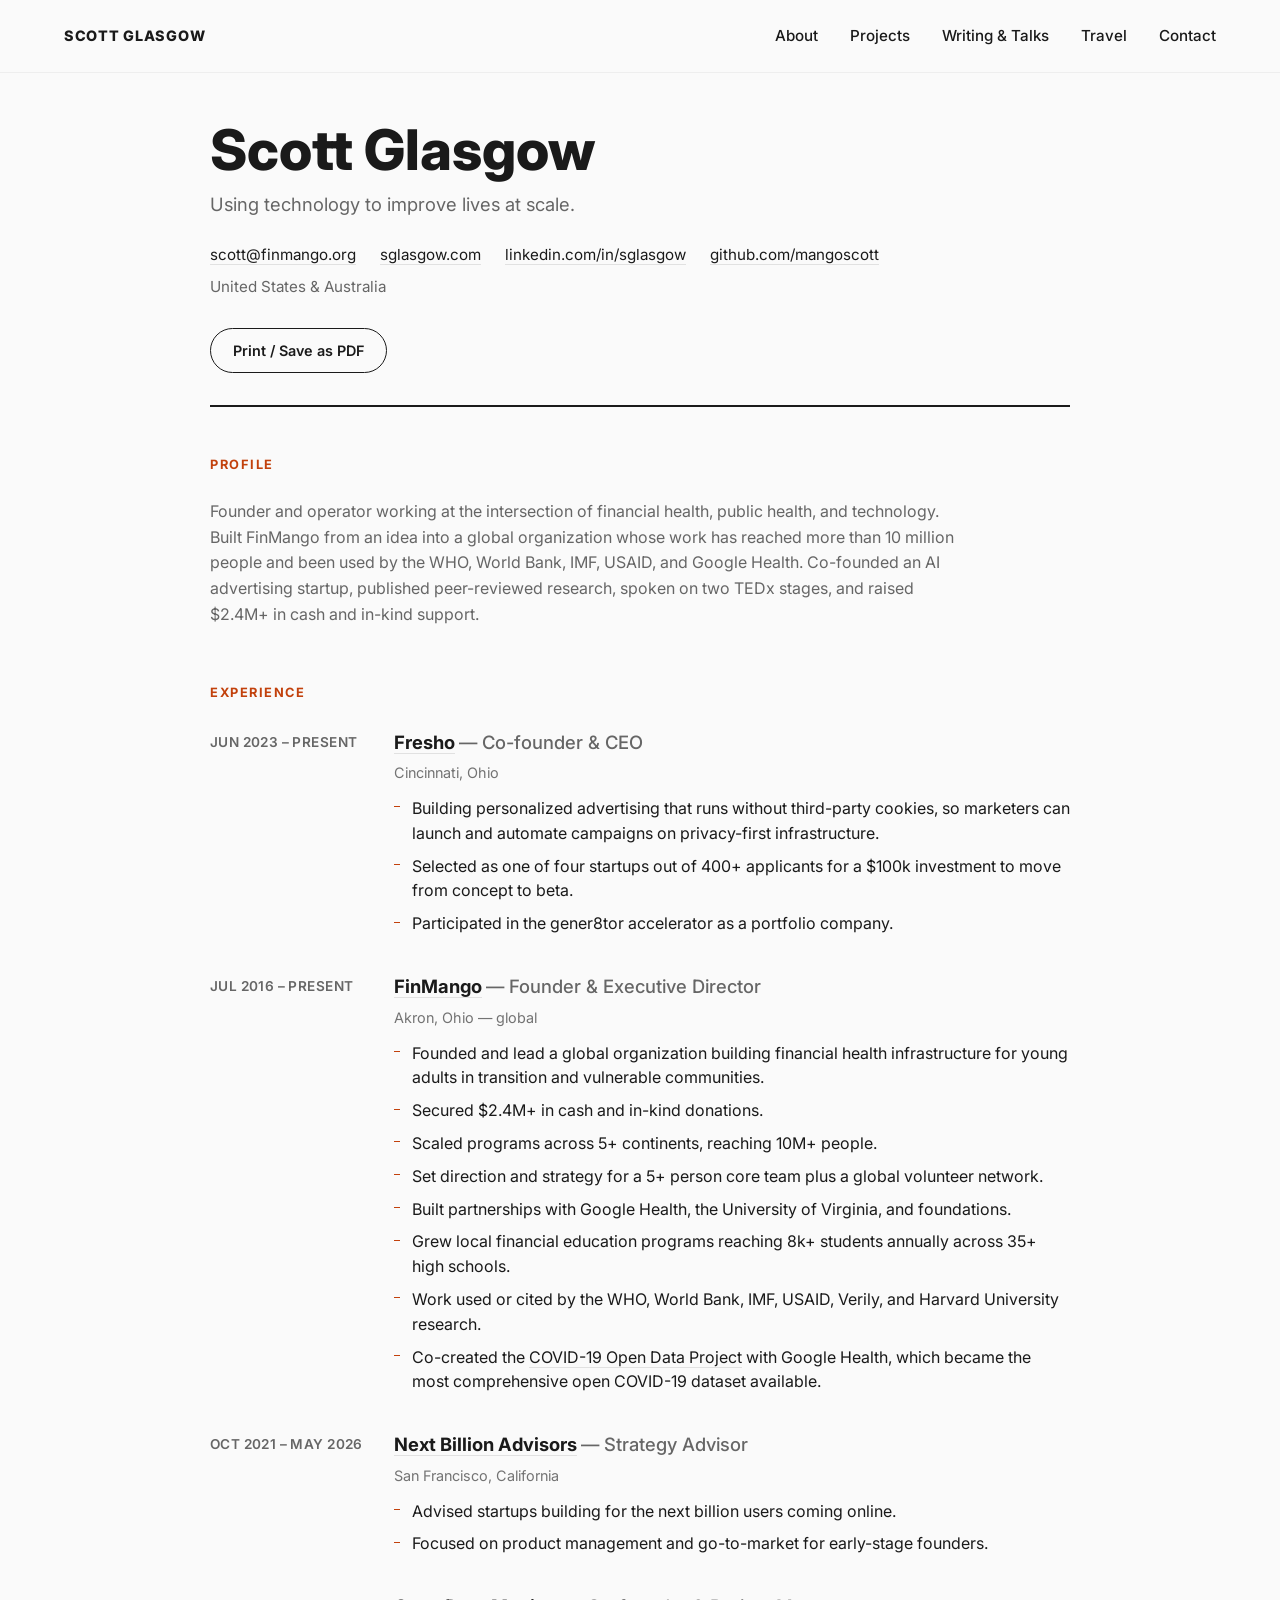
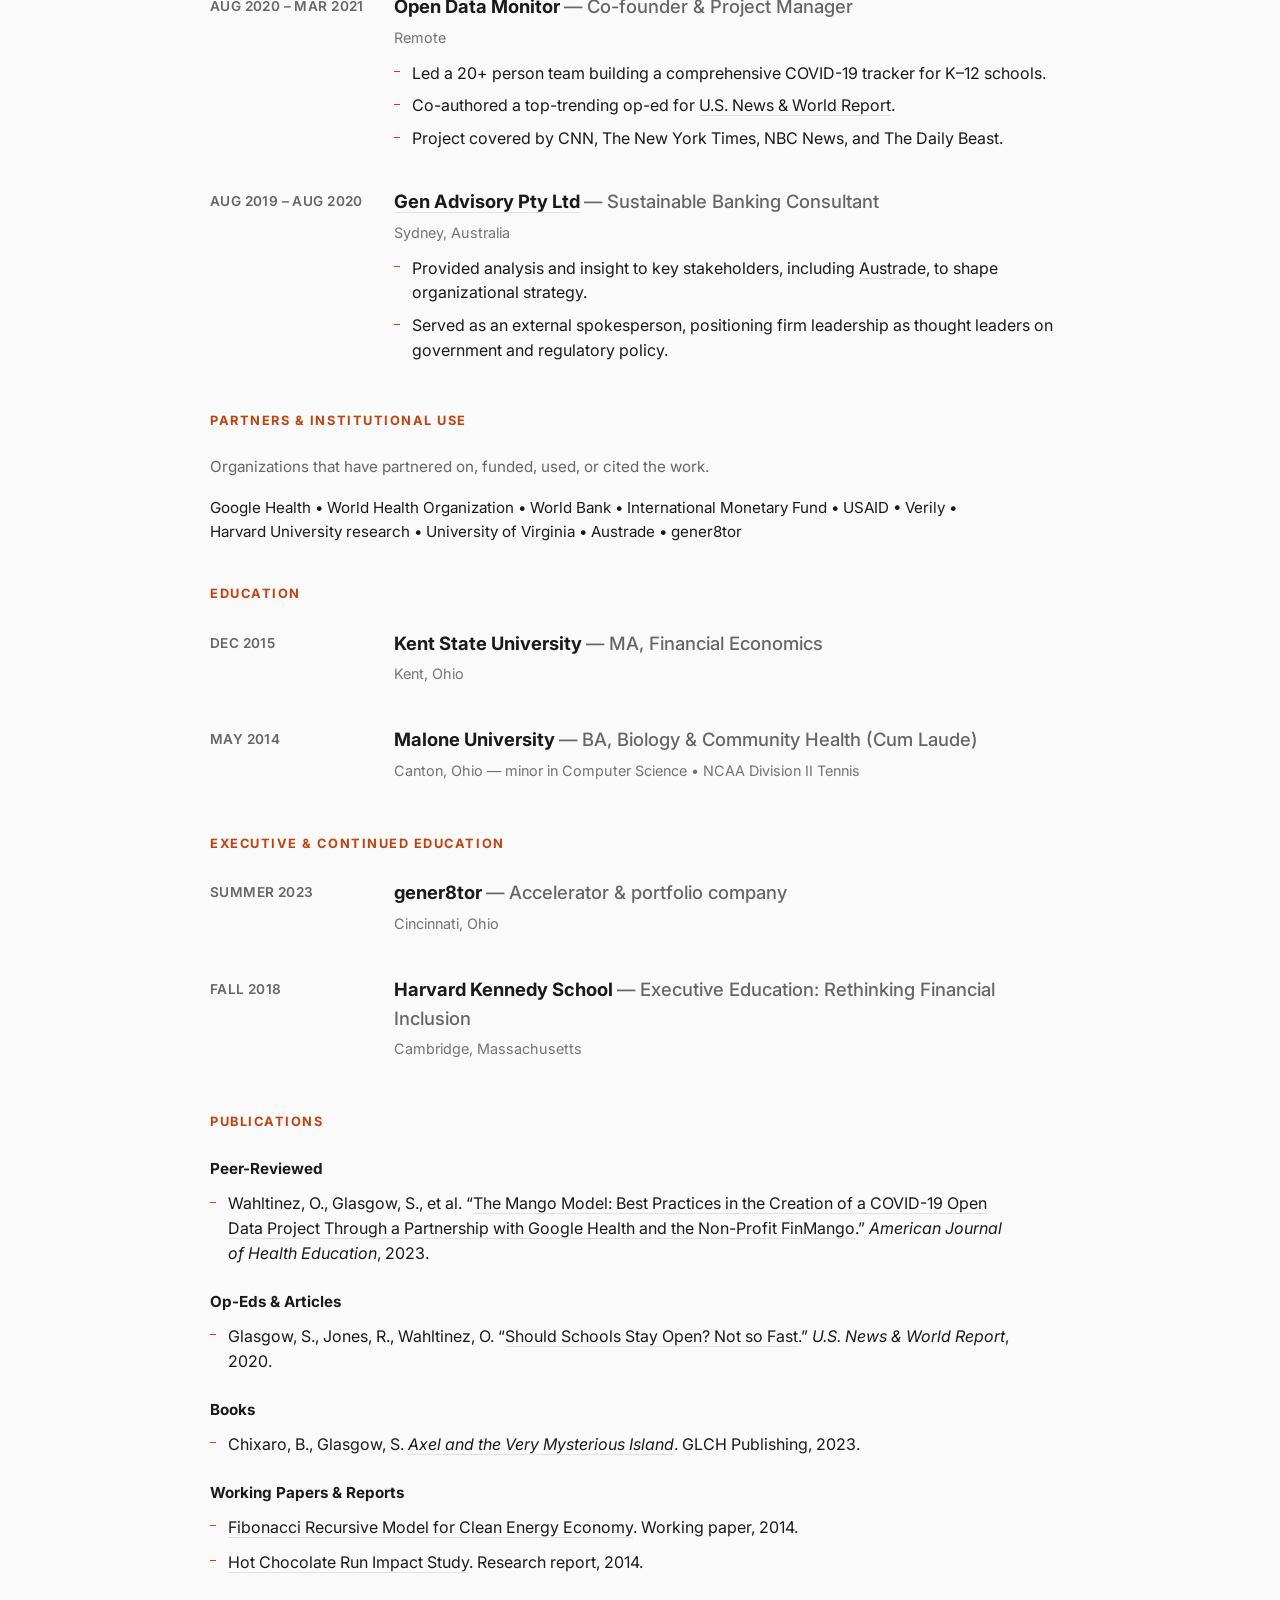
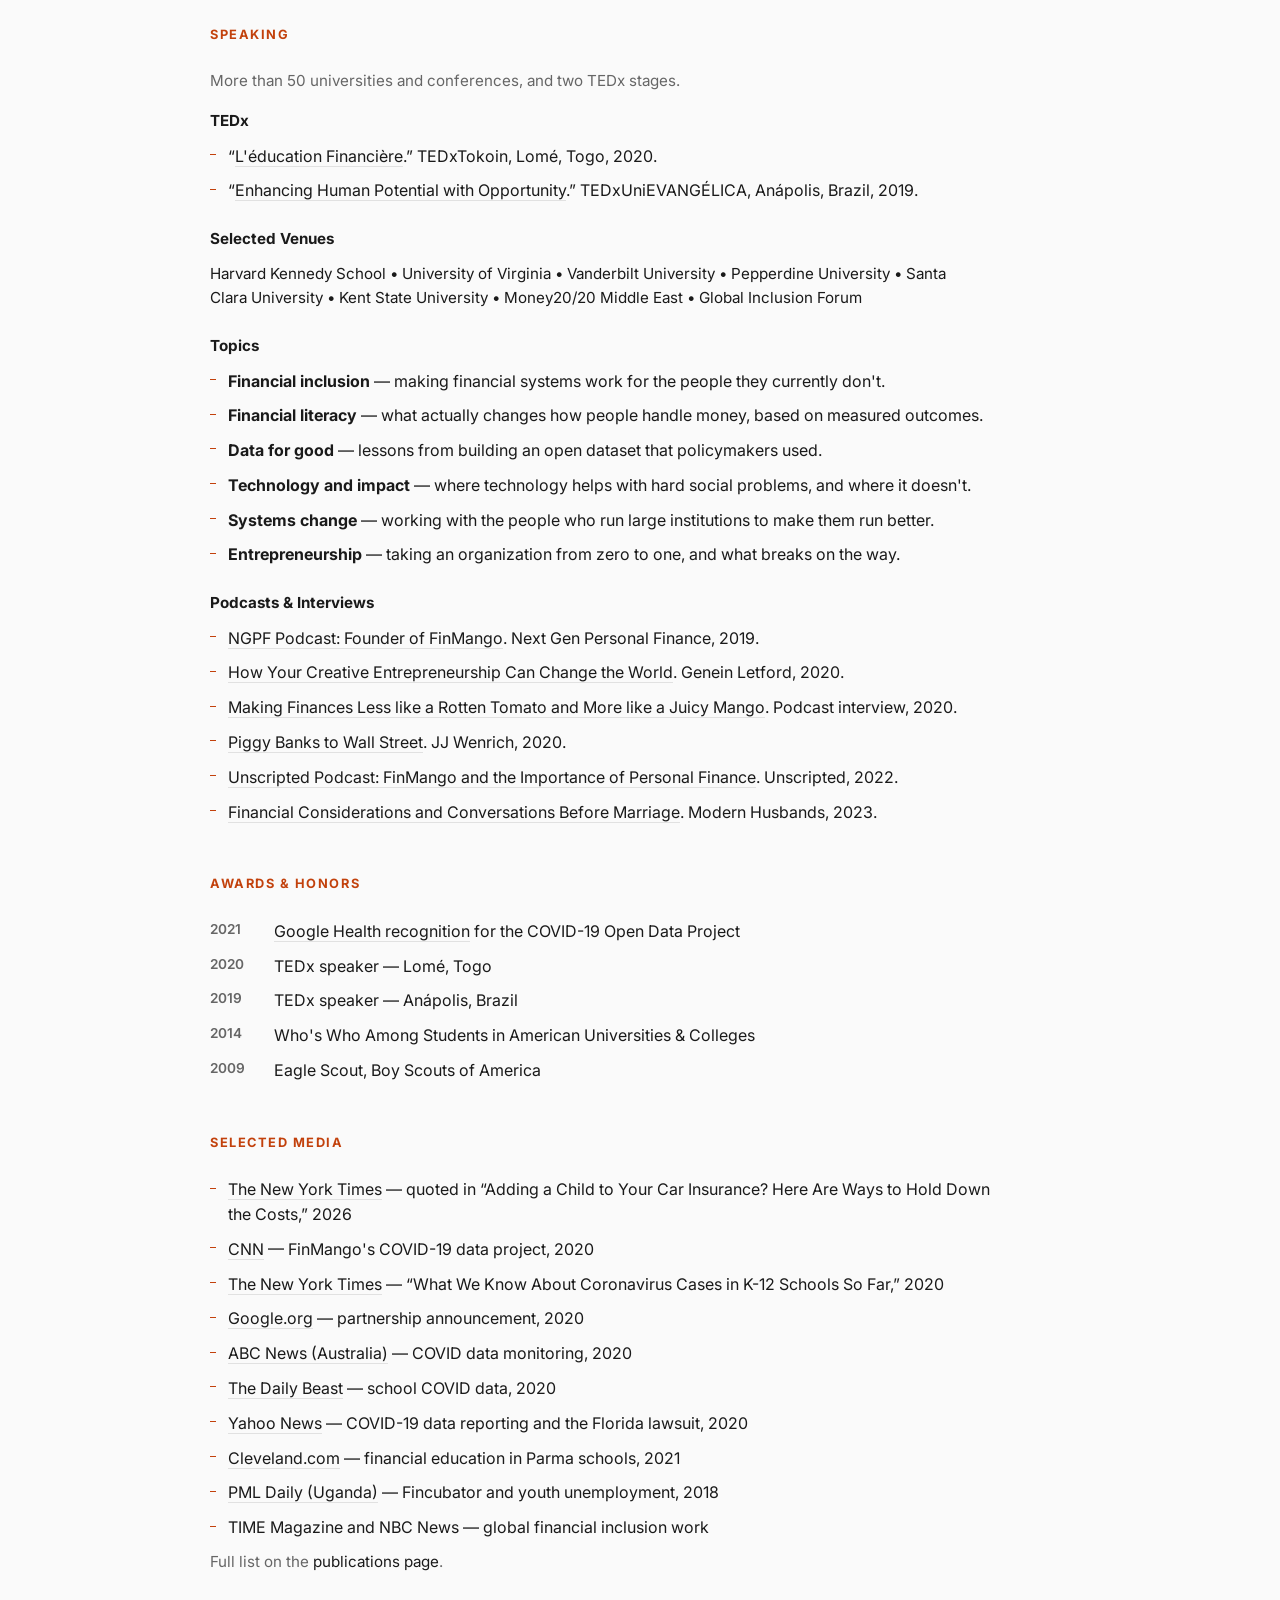
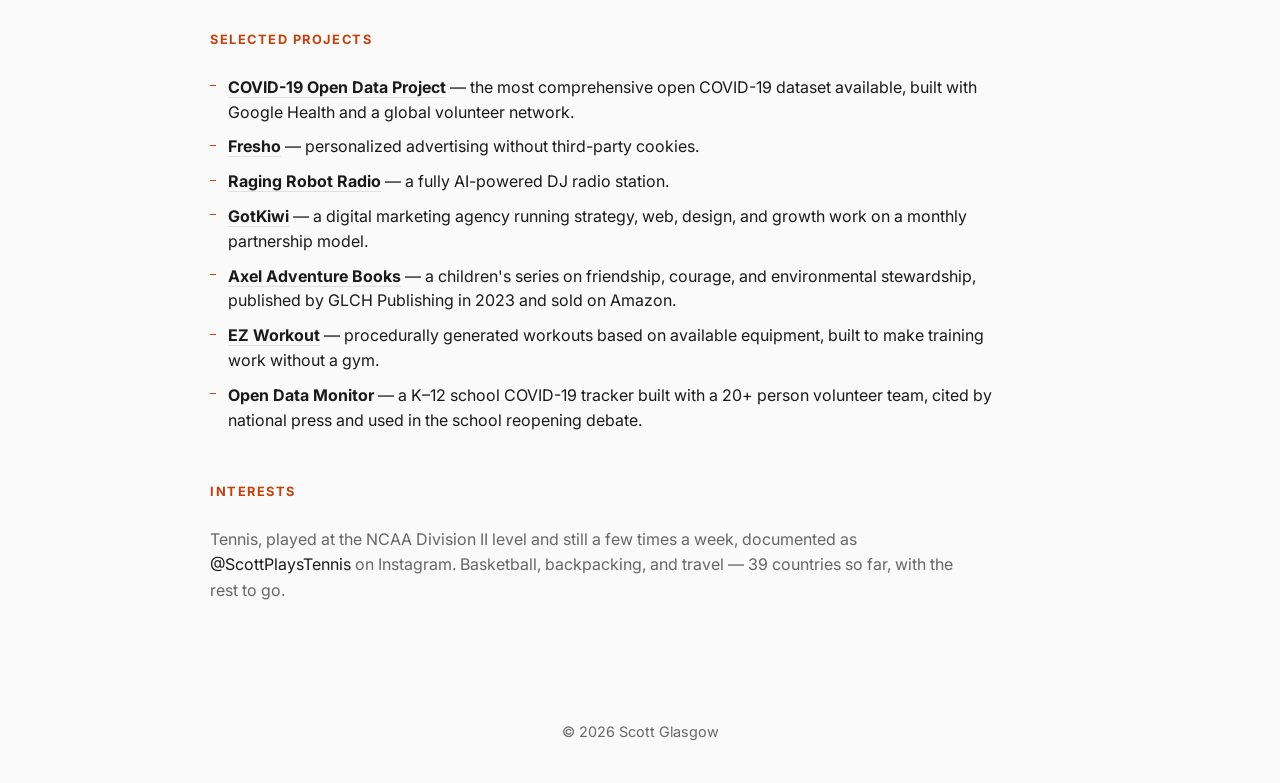
<file: cv.html>
<!DOCTYPE html>
<html lang="en">

<head>
    <meta charset="UTF-8">
    <meta name="viewport" content="width=device-width, initial-scale=1.0">
    <title>CV - Scott Glasgow</title>
    <meta name="description"
        content="Curriculum vitae for Scott Glasgow - experience, education, publications, speaking, and awards.">
    <link rel="canonical" href="https://sglasgow.com/cv.html">

    <!-- This page is the source for Scott_Glasgow_CV.pdf, which is what the site links to.
         Regenerate the PDF with tools/cv/render.py. Not linked from anywhere, and kept out of search. -->
    <meta name="robots" content="noindex, follow">

    <!-- Open Graph / Facebook -->
    <meta property="og:type" content="website">
    <meta property="og:url" content="https://sglasgow.com/cv.html">
    <meta property="og:title" content="CV - Scott Glasgow">
    <meta property="og:description"
        content="Experience, education, publications, speaking, and awards. Print or save as PDF.">
    <meta property="og:image" content="https://sglasgow.com/images/og-image.jpg">
    <meta property="og:image:type" content="image/jpeg">
    <meta property="og:image:width" content="1200">
    <meta property="og:image:height" content="630">
    <meta property="og:image:alt" content="Scott Glasgow - using technology to improve lives at scale. Founder of FinMango, building Fresho, 2x TEDx speaker.">

    <!-- Twitter -->
    <meta name="twitter:card" content="summary_large_image">
    <meta name="twitter:url" content="https://sglasgow.com/cv.html">
    <meta name="twitter:title" content="CV - Scott Glasgow">
    <meta name="twitter:description"
        content="Experience, education, publications, speaking, and awards. Print or save as PDF.">
    <meta name="twitter:image" content="https://sglasgow.com/images/og-image.jpg">
    <meta name="twitter:image:alt" content="Scott Glasgow - using technology to improve lives at scale. Founder of FinMango, building Fresho, 2x TEDx speaker.">

    <!-- Favicon -->
    <link rel="icon" type="image/svg+xml" href="/favicon.svg">
    <link rel="icon" type="image/png" sizes="32x32" href="/favicon-32x32.png">
    <link rel="icon" type="image/png" sizes="16x16" href="/favicon-16x16.png">
    <link rel="icon" href="/favicon.ico" sizes="any">
    <link rel="apple-touch-icon" href="/apple-touch-icon.png">
    <link rel="manifest" href="/site.webmanifest">

    <link rel="preconnect" href="https://fonts.googleapis.com">
    <link rel="preconnect" href="https://fonts.gstatic.com" crossorigin>
    <link href="https://fonts.googleapis.com/css2?family=Inter:wght@400;500;600;700;800&display=swap" rel="stylesheet">

    <!-- Stylesheet -->
    <link rel="stylesheet" href="styles.css">
</head>

<body>
    <header>
        <nav class="container">
            <a href="/" class="logo">SCOTT GLASGOW</a>
            <button class="mobile-menu-toggle" aria-label="Toggle menu" aria-expanded="false">
                <span class="hamburger-line"></span>
                <span class="hamburger-line"></span>
                <span class="hamburger-line"></span>
            </button>
            <ul class="nav-links">
                <li><a href="about.html">About</a></li>
                <li><a href="projects.html">Projects</a></li>
                <li><a href="publications.html">Writing &amp; Talks</a></li>
                <li><a href="travel.html">Travel</a></li>
                <li><a href="index.html#contact">Contact</a></li>
            </ul>
        </nav>
    </header>

    <!-- Separate mobile menu element with inline background style -->
    <div class="mobile-menu" id="mobile-menu">
        <div class="mobile-menu-bg"></div>
        <button class="mobile-menu-close" id="mobile-menu-close" aria-label="Close menu">
            <svg width="32" height="32" viewBox="0 0 24 24" fill="none" stroke="currentColor" stroke-width="2">
                <line x1="18" y1="6" x2="6" y2="18"></line>
                <line x1="6" y1="6" x2="18" y2="18"></line>
            </svg>
        </button>
        <ul class="mobile-menu-links">
            <li><a href="about.html">About</a></li>
            <li><a href="projects.html">Projects</a></li>
            <li><a href="publications.html">Writing &amp; Talks</a></li>
            <li><a href="travel.html">Travel</a></li>
            <li><a href="index.html#contact">Contact</a></li>
        </ul>
    </div>

    <main>
        <section class="cv-page" style="padding-top: 120px; padding-bottom: 60px;">
            <div class="container">
                <div class="cv">

                    <!-- Masthead -->
                    <div class="cv-masthead">
                        <div>
                            <h1>Scott Glasgow</h1>
                            <p class="cv-tagline">Using technology to improve lives at scale.</p>
                        </div>
                        <ul class="cv-contact">
                            <li><a href="mailto:scott@finmango.org">scott@finmango.org</a></li>
                            <li><a href="https://sglasgow.com">sglasgow.com</a></li>
                            <li><a href="https://www.linkedin.com/in/sglasgow/" target="_blank"
                                    rel="noopener">linkedin.com/in/sglasgow</a></li>
                            <li><a href="https://github.com/mangoscott" target="_blank"
                                    rel="noopener">github.com/mangoscott</a></li>
                            <li class="cv-contact-plain">United States &amp; Australia</li>
                        </ul>
                        <a href="#" class="btn btn-outline cv-print" id="cv-print">Print / Save as PDF</a>
                    </div>

                    <!-- Profile -->
                    <section class="cv-section">
                        <h2>Profile</h2>
                        <p class="cv-profile">Founder and operator working at the intersection of financial health,
                            public health, and technology. Built FinMango from an idea into a global organization whose
                            work has reached more than 10 million people and been used by the WHO, World Bank, IMF,
                            USAID, and Google Health. Co-founded an AI advertising startup, published peer-reviewed
                            research, spoken on two TEDx stages, and raised $2.4M+ in cash and in-kind support.</p>
                    </section>

                    <!-- Experience -->
                    <section class="cv-section">
                        <h2>Experience</h2>

                        <article class="cv-entry">
                            <div class="cv-entry-when">Jun 2023 &ndash; Present</div>
                            <div class="cv-entry-what">
                                <h3><a href="https://getfresho.com" target="_blank" rel="noopener">Fresho</a>
                                    <span class="cv-role">Co-founder &amp; CEO</span>
                                </h3>
                                <div class="cv-entry-where">Cincinnati, Ohio</div>
                                <ul>
                                    <li>Building personalized advertising that runs without third-party cookies, so
                                        marketers can launch and automate campaigns on privacy-first infrastructure.</li>
                                    <li>Selected as one of four startups out of 400+ applicants for a $100k investment
                                        to move from concept to beta.</li>
                                    <li>Participated in the gener8tor accelerator as a portfolio company.</li>
                                </ul>
                            </div>
                        </article>

                        <article class="cv-entry">
                            <div class="cv-entry-when">Jul 2016 &ndash; Present</div>
                            <div class="cv-entry-what">
                                <h3><a href="https://finmango.org" target="_blank" rel="noopener">FinMango</a>
                                    <span class="cv-role">Founder &amp; Executive Director</span>
                                </h3>
                                <div class="cv-entry-where">Akron, Ohio &mdash; global</div>
                                <ul>
                                    <li>Founded and lead a global organization building financial health infrastructure
                                        for young adults in transition and vulnerable communities.</li>
                                    <li>Secured $2.4M+ in cash and in-kind donations.</li>
                                    <li>Scaled programs across 5+ continents, reaching 10M+ people.</li>
                                    <li>Set direction and strategy for a 5+ person core team plus a global volunteer
                                        network.</li>
                                    <li>Built partnerships with Google Health, the University of Virginia, and
                                        foundations.</li>
                                    <li>Grew local financial education programs reaching 8k+ students annually across
                                        35+ high schools.</li>
                                    <li>Work used or cited by the WHO, World Bank, IMF, USAID, Verily, and Harvard
                                        University research.</li>
                                    <li>Co-created the <a href="https://www.finmango.org/covid-19-open-data-project"
                                            target="_blank" rel="noopener">COVID-19 Open Data Project</a> with Google
                                        Health, which became the most comprehensive open COVID-19 dataset available.</li>
                                </ul>
                            </div>
                        </article>

                        <article class="cv-entry">
                            <div class="cv-entry-when">Oct 2021 &ndash; May 2026</div>
                            <div class="cv-entry-what">
                                <h3><a href="https://nxtblln.com/" target="_blank" rel="noopener">Next Billion
                                        Advisors</a>
                                    <span class="cv-role">Strategy Advisor</span>
                                </h3>
                                <div class="cv-entry-where">San Francisco, California</div>
                                <ul>
                                    <li>Advised startups building for the next billion users coming online.</li>
                                    <li>Focused on product management and go-to-market for early-stage founders.</li>
                                </ul>
                            </div>
                        </article>

                        <article class="cv-entry">
                            <div class="cv-entry-when">Aug 2020 &ndash; Mar 2021</div>
                            <div class="cv-entry-what">
                                <h3>Open Data Monitor
                                    <span class="cv-role">Co-founder &amp; Project Manager</span>
                                </h3>
                                <div class="cv-entry-where">Remote</div>
                                <ul>
                                    <li>Led a 20+ person team building a comprehensive COVID-19 tracker for K&ndash;12
                                        schools.</li>
                                    <li>Co-authored a top-trending op-ed for <a
                                            href="https://www.usnews.com/news/health-news/articles/2020-12-02/shut-them-down-why-schools-might-not-be-safe-during-covid-19"
                                            target="_blank" rel="noopener">U.S. News &amp; World Report</a>.</li>
                                    <li>Project covered by CNN, The New York Times, NBC News, and The Daily Beast.</li>
                                </ul>
                            </div>
                        </article>

                        <article class="cv-entry">
                            <div class="cv-entry-when">Aug 2019 &ndash; Aug 2020</div>
                            <div class="cv-entry-what">
                                <h3><a href="https://www.gen-advisory.com.au/" target="_blank" rel="noopener">Gen
                                        Advisory Pty Ltd</a>
                                    <span class="cv-role">Sustainable Banking Consultant</span>
                                </h3>
                                <div class="cv-entry-where">Sydney, Australia</div>
                                <ul>
                                    <li>Provided analysis and insight to key stakeholders, including <a
                                            href="https://www.austrade.gov.au/" target="_blank"
                                            rel="noopener">Austrade</a>, to shape organizational strategy.</li>
                                    <li>Served as an external spokesperson, positioning firm leadership as thought
                                        leaders on government and regulatory policy.</li>
                                </ul>
                            </div>
                        </article>
                    </section>

                    <!-- Partners -->
                    <section class="cv-section">
                        <h2>Partners &amp; Institutional Use</h2>
                        <p class="cv-note">Organizations that have partnered on, funded, used, or cited the work.</p>
                        <p class="cv-inline-list">Google Health &bull; World Health Organization &bull; World Bank
                            &bull; International Monetary Fund &bull; USAID &bull; Verily &bull; Harvard University
                            research &bull; University of Virginia &bull; Austrade &bull; gener8tor</p>
                    </section>

                    <!-- Education -->
                    <section class="cv-section">
                        <h2>Education</h2>

                        <article class="cv-entry">
                            <div class="cv-entry-when">Dec 2015</div>
                            <div class="cv-entry-what">
                                <h3>Kent State University
                                    <span class="cv-role">MA, Financial Economics</span>
                                </h3>
                                <div class="cv-entry-where">Kent, Ohio</div>
                            </div>
                        </article>

                        <article class="cv-entry">
                            <div class="cv-entry-when">May 2014</div>
                            <div class="cv-entry-what">
                                <h3>Malone University
                                    <span class="cv-role">BA, Biology &amp; Community Health (Cum Laude)</span>
                                </h3>
                                <div class="cv-entry-where">Canton, Ohio &mdash; minor in Computer Science &bull; NCAA
                                    Division II Tennis</div>
                            </div>
                        </article>
                    </section>

                    <!-- Executive & Continued Education -->
                    <section class="cv-section">
                        <h2>Executive &amp; Continued Education</h2>

                        <article class="cv-entry">
                            <div class="cv-entry-when">Summer 2023</div>
                            <div class="cv-entry-what">
                                <h3>gener8tor
                                    <span class="cv-role">Accelerator &amp; portfolio company</span>
                                </h3>
                                <div class="cv-entry-where">Cincinnati, Ohio</div>
                            </div>
                        </article>

                        <article class="cv-entry">
                            <div class="cv-entry-when">Fall 2018</div>
                            <div class="cv-entry-what">
                                <h3>Harvard Kennedy School
                                    <span class="cv-role">Executive Education: Rethinking Financial Inclusion</span>
                                </h3>
                                <div class="cv-entry-where">Cambridge, Massachusetts</div>
                            </div>
                        </article>
                    </section>

                    <!-- Publications -->
                    <section class="cv-section">
                        <h2>Publications</h2>

                        <h4 class="cv-subhead">Peer-Reviewed</h4>
                        <ul class="cv-list">
                            <li>Wahltinez, O., Glasgow, S., et al. &ldquo;<a
                                    href="https://www.tandfonline.com/doi/abs/10.1080/19325037.2023.2209620?journalCode=ujhe20"
                                    target="_blank" rel="noopener">The Mango Model: Best Practices in the Creation of a
                                    COVID-19 Open Data Project Through a Partnership with Google Health and the
                                    Non-Profit FinMango</a>.&rdquo; <em>American Journal of Health Education</em>, 2023.
                            </li>
                        </ul>

                        <h4 class="cv-subhead">Op-Eds &amp; Articles</h4>
                        <ul class="cv-list">
                            <li>Glasgow, S., Jones, R., Wahltinez, O. &ldquo;<a
                                    href="https://www.usnews.com/news/health-news/articles/2020-12-02/shut-them-down-why-schools-might-not-be-safe-during-covid-19"
                                    target="_blank" rel="noopener">Should Schools Stay Open? Not so Fast</a>.&rdquo;
                                <em>U.S. News &amp; World Report</em>, 2020.
                            </li>
                        </ul>

                        <h4 class="cv-subhead">Books</h4>
                        <ul class="cv-list">
                            <li>Chixaro, B., Glasgow, S. <em><a href="https://axeladventurebooks.com/" target="_blank"
                                        rel="noopener">Axel and the Very Mysterious Island</a></em>. GLCH Publishing,
                                2023.</li>
                        </ul>

                        <h4 class="cv-subhead">Working Papers &amp; Reports</h4>
                        <ul class="cv-list">
                            <li><a href="https://drive.google.com/file/d/1wi9GPmV-nViRkmd9i45bRNtEiINmZyEx/view?usp=sharing"
                                    target="_blank" rel="noopener">Fibonacci Recursive Model for Clean Energy
                                    Economy</a>. Working paper, 2014.</li>
                            <li><a href="https://drive.google.com/file/d/1qkf5vOPL0u1MO_85aCIxhJs2LZN9_r8e/view?usp=sharing"
                                    target="_blank" rel="noopener">Hot Chocolate Run Impact Study</a>. Research report,
                                2014.</li>
                        </ul>
                    </section>

                    <!-- Speaking -->
                    <section class="cv-section">
                        <h2>Speaking</h2>
                        <p class="cv-note">More than 50 universities and conferences, and two TEDx stages.</p>

                        <h4 class="cv-subhead">TEDx</h4>
                        <ul class="cv-list">
                            <li>&ldquo;<a href="https://www.youtube.com/watch?v=dK8jil_ycpA" target="_blank"
                                    rel="noopener">L'&eacute;ducation Financi&egrave;re</a>.&rdquo; TEDxTokoin,
                                Lom&eacute;, Togo, 2020.</li>
                            <li>&ldquo;<a href="https://www.youtube.com/watch?v=dyPGGwcF3mE" target="_blank"
                                    rel="noopener">Enhancing Human Potential with Opportunity</a>.&rdquo;
                                TEDxUniEVANG&Eacute;LICA, An&aacute;polis, Brazil, 2019.</li>
                        </ul>

                        <h4 class="cv-subhead">Selected Venues</h4>
                        <p class="cv-inline-list">Harvard Kennedy School &bull; University of Virginia &bull; Vanderbilt
                            University &bull; Pepperdine University &bull; Santa Clara University &bull; Kent State
                            University &bull; Money20/20 Middle East &bull; Global Inclusion Forum</p>

                        <h4 class="cv-subhead">Topics</h4>
                        <ul class="cv-list">
                            <li><strong>Financial inclusion</strong> &mdash; making financial systems work for the
                                people they currently don't.</li>
                            <li><strong>Financial literacy</strong> &mdash; what actually changes how people handle
                                money, based on measured outcomes.</li>
                            <li><strong>Data for good</strong> &mdash; lessons from building an open dataset that
                                policymakers used.</li>
                            <li><strong>Technology and impact</strong> &mdash; where technology helps with hard social
                                problems, and where it doesn't.</li>
                            <li><strong>Systems change</strong> &mdash; working with the people who run large
                                institutions to make them run better.</li>
                            <li><strong>Entrepreneurship</strong> &mdash; taking an organization from zero to one, and
                                what breaks on the way.</li>
                        </ul>

                        <h4 class="cv-subhead">Podcasts &amp; Interviews</h4>
                        <ul class="cv-list">
                            <li><a href="https://www.ngpf.org/blog/podcasts/ngpf-podcast-founder-of-finmango-scott-glasgow/"
                                    target="_blank" rel="noopener">NGPF Podcast: Founder of FinMango</a>. Next Gen
                                Personal Finance, 2019.</li>
                            <li><a href="https://geneinletford.com/podcasts/how-your-creative-entrepreneurship-can-change-the-world-scott-glassgow-episode-18-2/"
                                    target="_blank" rel="noopener">How Your Creative Entrepreneurship Can Change the
                                    World</a>. Genein Letford, 2020.</li>
                            <li><a href="https://open.spotify.com/episode/7G4zG5mYMsHzCowVpU6lWB?si=PB26t8kBS3ys0i3sCdrp9Q"
                                    target="_blank" rel="noopener">Making Finances Less like a Rotten Tomato and More
                                    like a Juicy Mango</a>. Podcast interview, 2020.</li>
                            <li><a href="https://open.spotify.com/episode/2u9M4PuYU7gfw5wcgoMPoW?si=b6GQQDNBRHCD-mki_PGX-Q"
                                    target="_blank" rel="noopener">Piggy Banks to Wall Street</a>. JJ Wenrich, 2020.
                            </li>
                            <li><a href="https://open.spotify.com/episode/5Oe1AZtYruTdCyFCzvb19d?si=C8Eetuu1QKKL1eTDCxB99g"
                                    target="_blank" rel="noopener">Unscripted Podcast: FinMango and the Importance of
                                    Personal Finance</a>. Unscripted, 2022.</li>
                            <li><a href="https://modernhusbands.substack.com/p/financial-considerations-and-conversations"
                                    target="_blank" rel="noopener">Financial Considerations and Conversations Before
                                    Marriage</a>. Modern Husbands, 2023.</li>
                        </ul>
                    </section>

                    <!-- Awards -->
                    <section class="cv-section">
                        <h2>Awards &amp; Honors</h2>
                        <ul class="cv-list cv-list-dated">
                            <li><span class="cv-year">2021</span> <a
                                    href="https://drive.google.com/file/d/1NEllNuEek3wezyfvScYzAex_SAA-I2pd/view?usp=sharing"
                                    target="_blank" rel="noopener">Google Health recognition</a> for the COVID-19 Open
                                Data Project</li>
                            <li><span class="cv-year">2020</span> TEDx speaker &mdash; Lom&eacute;, Togo</li>
                            <li><span class="cv-year">2019</span> TEDx speaker &mdash; An&aacute;polis, Brazil</li>
                            <li><span class="cv-year">2014</span> Who's Who Among Students in American Universities
                                &amp; Colleges</li>
                            <li><span class="cv-year">2009</span> Eagle Scout, Boy Scouts of America</li>
                        </ul>
                    </section>

                    <!-- Selected Media -->
                    <section class="cv-section">
                        <h2>Selected Media</h2>
                        <ul class="cv-list">
                            <li><a href="https://www.nytimes.com/2026/09/25/your-money/car-insurance-child-costs.html?unlocked_article_code=1.D1E.yS5C.3FC5p3sM-yL1&amp;smid=url-share"
                                    target="_blank" rel="noopener">The New York Times</a> &mdash; quoted in &ldquo;Adding
                                a Child to Your Car Insurance? Here Are Ways to Hold Down the Costs,&rdquo; 2026</li>
                            <li><a href="https://www.youtube.com/watch?v=Ua3829GSqTU" target="_blank"
                                    rel="noopener">CNN</a> &mdash; FinMango's COVID-19 data project, 2020</li>
                            <li><a href="https://www.nytimes.com/interactive/2020/09/21/us/covid-schools.html"
                                    target="_blank" rel="noopener">The New York Times</a> &mdash; &ldquo;What We Know
                                About Coronavirus Cases in K-12 Schools So Far,&rdquo; 2020</li>
                            <li><a href="https://twitter.com/Googleorg/status/1299104929743765505?s=20" target="_blank"
                                    rel="noopener">Google.org</a> &mdash; partnership announcement, 2020</li>
                            <li><a href="https://www.abc.net.au/listen/programs/pm/us-police-raid-florida-data-scientists/12962536"
                                    target="_blank" rel="noopener">ABC News (Australia)</a> &mdash; COVID data
                                monitoring, 2020</li>
                            <li><a href="https://www.thedailybeast.com/rebekah-jones-fired-florida-data-scientist-and-ron-desantis-worst-nightmare-goes-after-covid-in-schools"
                                    target="_blank" rel="noopener">The Daily Beast</a> &mdash; school COVID data, 2020
                            </li>
                            <li><a href="https://news.yahoo.com/former-covid-data-whistleblower-now-111500375.html"
                                    target="_blank" rel="noopener">Yahoo News</a> &mdash; COVID-19 data reporting and
                                the Florida lawsuit, 2020</li>
                            <li><a href="https://www.cleveland.com/community/2021/02/bob-gillinghams-how-to-become-a-millionaire-presentation-inspiring-parma-city-school-district-business-students-to-realize-financial-dreams.html"
                                    target="_blank" rel="noopener">Cleveland.com</a> &mdash; financial education in
                                Parma schools, 2021</li>
                            <li><a href="https://www.pmldaily.com/business/tech/2018/12/fincubator-i-profile-foundation-to-tackle-escalating-youth-unemployment-financial-literacy.html"
                                    target="_blank" rel="noopener">PML Daily (Uganda)</a> &mdash; Fincubator and youth
                                unemployment, 2018</li>
                            <li>TIME Magazine and NBC News &mdash; global financial inclusion work</li>
                        </ul>
                        <p class="cv-note cv-screen-only">Full list on the <a href="publications.html">publications
                                page</a>.</p>
                    </section>

                    <!-- Selected Projects -->
                    <section class="cv-section">
                        <h2>Selected Projects</h2>
                        <ul class="cv-list">
                            <li><strong><a href="https://www.finmango.org/covid-19-open-data-project" target="_blank"
                                        rel="noopener">COVID-19 Open Data Project</a></strong> &mdash; the most
                                comprehensive open COVID-19 dataset available, built with Google Health and a global
                                volunteer network.</li>
                            <li><strong><a href="https://getfresho.com" target="_blank"
                                        rel="noopener">Fresho</a></strong> &mdash; personalized advertising without
                                third-party cookies.</li>
                            <li><strong><a href="https://ragingrobot.app/" target="_blank" rel="noopener">Raging Robot
                                        Radio</a></strong> &mdash; a fully AI-powered DJ radio station.</li>
                            <li><strong><a href="https://gotkiwi.com/" target="_blank"
                                        rel="noopener">GotKiwi</a></strong> &mdash; a digital marketing agency running
                                strategy, web, design, and growth work on a monthly partnership model.</li>
                            <li><strong><a href="https://a.co/d/2aTl6yg" target="_blank" rel="noopener">Axel Adventure
                                        Books</a></strong> &mdash; a children's series on friendship, courage, and
                                environmental stewardship, published by GLCH Publishing in 2023 and sold on Amazon.</li>
                            <li><strong><a href="https://ez-workout.web.app/" target="_blank" rel="noopener">EZ
                                        Workout</a></strong> &mdash; procedurally generated workouts based on available
                                equipment, built to make training work without a gym.</li>
                            <li><strong>Open Data Monitor</strong> &mdash; a K&ndash;12 school COVID-19 tracker built
                                with a 20+ person volunteer team, cited by national press and used in the school
                                reopening debate.</li>
                        </ul>
                    </section>

                    <!-- Interests -->
                    <section class="cv-section">
                        <h2>Interests</h2>
                        <p class="cv-profile">Tennis, played at the NCAA Division II level and still a few times a week,
                            documented as <a href="https://www.instagram.com/scottplaystennis/" target="_blank"
                                rel="noopener">@ScottPlaysTennis</a> on Instagram. Basketball, backpacking, and travel
                            &mdash; 39 countries so far, with the rest to go.</p>
                    </section>

                </div>
            </div>
        </section>
    </main>

    <footer>
        <div class="container">
            <p>© 2026 Scott Glasgow</p>
        </div>
    </footer>

    <script src="js/main.js"></script>

    <script>
        document.getElementById('cv-print').addEventListener('click', function (e) {
            e.preventDefault();
            window.print();
        });
    </script>

    <style>
        .cv {
            max-width: 860px;
            margin: 0 auto;
        }

        /* Masthead */
        .cv-masthead {
            border-bottom: 2px solid var(--text-color);
            padding-bottom: 32px;
            margin-bottom: 8px;
        }

        .cv-masthead h1 {
            margin-bottom: 8px;
        }

        .cv-tagline {
            font-size: 1.15rem;
            color: var(--text-muted);
            margin-bottom: 24px;
        }

        .cv-contact {
            list-style: none;
            display: flex;
            flex-wrap: wrap;
            gap: 8px 24px;
            font-size: 0.95rem;
        }

        .cv-contact a {
            border-bottom: 1px solid var(--border-color);
        }

        .cv-contact a:hover {
            border-bottom-color: var(--accent-color);
        }

        .cv-contact-plain {
            color: var(--text-muted);
        }

        .cv-print {
            margin-top: 28px;
            padding: 10px 22px;
            font-size: 0.9rem;
            border-width: 1px;
        }

        /* Sections */
        .cv-section {
            padding: 40px 0 0;
        }

        .cv-section h2 {
            font-size: 0.8rem;
            font-weight: 700;
            letter-spacing: 0.12em;
            text-transform: uppercase;
            color: var(--accent-color);
            margin-bottom: 24px;
        }

        .cv-profile,
        .cv-note,
        .cv-inline-list {
            max-width: 760px;
        }

        .cv-note {
            font-size: 0.95rem;
        }

        .cv-inline-list {
            color: var(--text-color);
            font-size: 0.95rem;
            margin-bottom: 0;
        }

        /* Entries: date gutter + content */
        .cv-entry {
            display: grid;
            grid-template-columns: 160px 1fr;
            gap: 24px;
            padding-bottom: 28px;
        }

        .cv-entry:last-child {
            padding-bottom: 0;
        }

        .cv-entry-when {
            font-size: 0.85rem;
            font-weight: 600;
            color: var(--text-muted);
            padding-top: 4px;
            text-transform: uppercase;
            letter-spacing: 0.03em;
        }

        .cv-entry-what h3 {
            font-size: 1.15rem;
            margin-bottom: 4px;
        }

        .cv-entry-what h3 a {
            border-bottom: 1px solid var(--border-color);
        }

        .cv-entry-what h3 a:hover {
            border-bottom-color: var(--accent-color);
        }

        .cv-role {
            font-weight: 500;
            color: var(--text-muted);
        }

        .cv-role::before {
            content: "\2014\00a0";
        }

        .cv-entry-where {
            font-size: 0.9rem;
            color: var(--text-color);
            opacity: 0.6;
            margin-bottom: 12px;
        }

        .cv-entry-what ul {
            list-style: none;
            padding: 0;
        }

        .cv-entry-what li {
            position: relative;
            padding-left: 18px;
            margin-bottom: 8px;
            line-height: 1.55;
        }

        .cv-entry-what li::before {
            content: "";
            position: absolute;
            left: 0;
            top: 0.65em;
            width: 6px;
            height: 1px;
            background: var(--accent-color);
        }

        .cv-entry-what a,
        .cv-list a {
            border-bottom: 1px solid var(--border-color);
        }

        .cv-entry-what a:hover,
        .cv-list a:hover {
            border-bottom-color: var(--accent-color);
        }

        /* Sub-lists */
        .cv-subhead {
            font-size: 0.95rem;
            font-weight: 700;
            margin: 24px 0 10px;
        }

        .cv-subhead:first-of-type {
            margin-top: 0;
        }

        .cv-list {
            list-style: none;
            padding: 0;
            max-width: 800px;
        }

        .cv-list li {
            position: relative;
            padding-left: 18px;
            margin-bottom: 10px;
            line-height: 1.55;
        }

        .cv-list li::before {
            content: "";
            position: absolute;
            left: 0;
            top: 0.65em;
            width: 6px;
            height: 1px;
            background: var(--accent-color);
        }

        .cv-list-dated li {
            padding-left: 64px;
        }

        .cv-list-dated li::before {
            display: none;
        }

        .cv-year {
            position: absolute;
            left: 0;
            font-size: 0.85rem;
            font-weight: 600;
            color: var(--text-muted);
        }

        @media (max-width: 768px) {
            .cv-entry {
                grid-template-columns: 1fr;
                gap: 6px;
            }

            .cv-entry-when {
                padding-top: 0;
            }

            .cv-role {
                display: block;
            }

            .cv-role::before {
                content: none;
            }
        }

        /* Print: drop the chrome, tighten the type, fit the page */
        @media print {

            header,
            .mobile-menu,
            footer,
            .cv-print,
            .cv-screen-only {
                display: none !important;
            }

            @page {
                size: Letter;
                margin: 16mm 14mm;
            }

            body {
                background: #fff;
                color: #000;
                line-height: 1.42;
                font-size: 10.5pt;
                orphans: 2;
                widows: 2;
            }

            .cv-page {
                padding: 0 !important;
            }

            .container {
                max-width: none;
                padding: 0;
            }

            .cv {
                max-width: none;
            }

            a {
                color: #000;
                border-bottom: none !important;
            }

            h1 {
                font-size: 24pt;
            }

            .cv-tagline {
                font-size: 11pt;
                color: #333;
                margin-bottom: 14px;
            }

            .cv-masthead {
                padding-bottom: 10px;
                border-bottom: 1.5pt solid #000;
            }

            .cv-contact {
                font-size: 9pt;
                gap: 4px 18px;
            }

            .cv-section {
                padding-top: 11px;
            }

            /* Never leave a section heading stranded at the bottom of a page */
            .cv-section h2,
            .cv-subhead {
                break-after: avoid;
            }

            .cv-section h2 {
                font-size: 8.5pt;
                color: #000;
                border-bottom: 0.5pt solid #999;
                padding-bottom: 4px;
                margin-bottom: 12px;
            }

            .cv-entry {
                grid-template-columns: 140px 1fr;
                gap: 14px;
                padding-bottom: 11px;
            }

            /* Entries may split across pages, but never between the heading and the first bullet,
               and never mid-bullet. The short dated lists stay whole. Don't put break-inside: avoid
               on .cv-entry itself: Chromium then breaks far too early and leaves pages half empty. */
            .cv-entry-what h3,
            .cv-entry-where {
                break-after: avoid;
            }

            .cv-entry-what li,
            .cv-list li,
            .cv-list-dated {
                break-inside: avoid;
            }

            .cv-entry-when {
                font-size: 8.5pt;
                color: #333;
            }

            .cv-entry-what h3 {
                font-size: 11pt;
            }

            .cv-entry-where {
                font-size: 9pt;
                margin-bottom: 6px;
            }

            /* Bullets may split across a page; whole entries may not (see above) */
            .cv-entry-what li,
            .cv-list li {
                margin-bottom: 2px;
            }

            .cv-entry-what li::before,
            .cv-list li::before {
                background: #000;
            }

            p,
            .cv-role,
            .cv-year {
                color: #333;
            }

            .cv-subhead {
                margin: 9px 0 4px;
            }
        }
    </style>
</body>

</html>
</file>
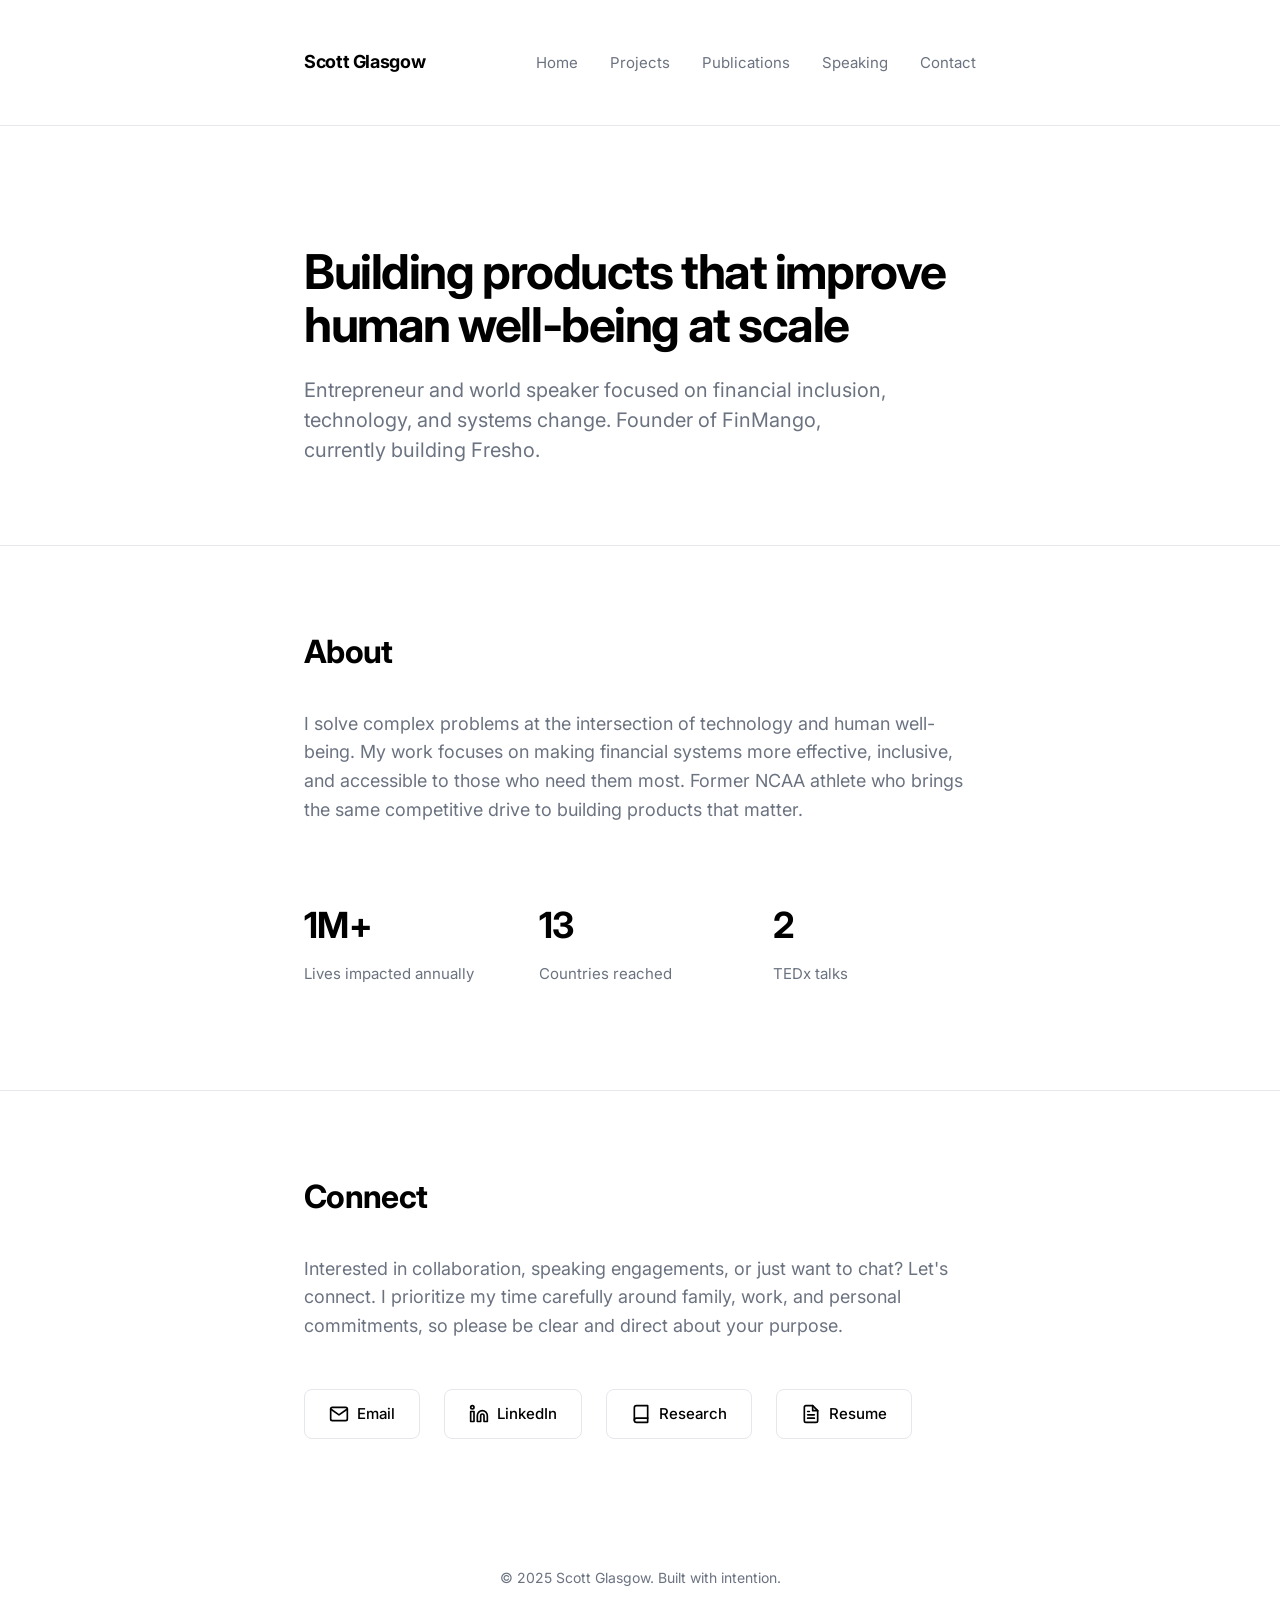
<file: index (1).html>
<!DOCTYPE html>
<html lang="en">
<head>
    <meta charset="UTF-8">
    <meta name="viewport" content="width=device-width, initial-scale=1.0">
    <title>Scott Glasgow</title>
    <meta name="description" content="Building products that improve human well-being at scale. Founder of FinMango, currently building Fresho.">
    
    <!-- Preconnect for performance -->
    <link rel="preconnect" href="https://fonts.googleapis.com">
    <link rel="preconnect" href="https://fonts.gstatic.com" crossorigin>
    <link href="https://fonts.googleapis.com/css2?family=Inter:wght@400;600;700&display=swap" rel="stylesheet">
    
    <style>
        * {
            margin: 0;
            padding: 0;
            box-sizing: border-box;
        }

        :root {
            --primary: #000000;
            --secondary: #6B7280;
            --accent: #2563EB;
            --background: #FFFFFF;
            --border: #E5E7EB;
        }

        html {
            scroll-behavior: smooth;
        }

        body {
            font-family: 'Inter', -apple-system, BlinkMacSystemFont, 'Segoe UI', sans-serif;
            line-height: 1.6;
            color: var(--primary);
            background: var(--background);
            -webkit-font-smoothing: antialiased;
        }

        .container {
            max-width: 720px;
            margin: 0 auto;
            padding: 0 24px;
        }

        /* Header */
        header {
            padding: 48px 0;
            border-bottom: 1px solid var(--border);
        }

        nav {
            display: flex;
            justify-content: space-between;
            align-items: center;
        }

        .logo {
            font-weight: 700;
            font-size: 18px;
            letter-spacing: -0.02em;
        }

        .nav-links {
            display: flex;
            gap: 32px;
            list-style: none;
        }

        .nav-links a {
            color: var(--secondary);
            text-decoration: none;
            font-size: 15px;
            transition: color 0.2s;
        }

        .nav-links a:hover {
            color: var(--primary);
        }

        /* Hero Section */
        .hero {
            padding: 120px 0 80px;
        }

        h1 {
            font-size: 48px;
            font-weight: 700;
            line-height: 1.1;
            letter-spacing: -0.03em;
            margin-bottom: 24px;
        }

        .hero-subtitle {
            font-size: 20px;
            color: var(--secondary);
            line-height: 1.5;
            max-width: 600px;
        }

        /* Section Styles */
        section {
            padding: 80px 0;
            border-bottom: 1px solid var(--border);
        }

        section:last-of-type {
            border-bottom: none;
        }

        h2 {
            font-size: 32px;
            font-weight: 700;
            letter-spacing: -0.02em;
            margin-bottom: 32px;
        }

        .section-intro {
            font-size: 18px;
            color: var(--secondary);
            line-height: 1.6;
            margin-bottom: 48px;
        }

        /* About Section */
        .stats {
            display: grid;
            grid-template-columns: repeat(auto-fit, minmax(150px, 1fr));
            gap: 32px;
            margin-top: 48px;
        }

        .stat {
            padding: 24px 0;
        }

        .stat-number {
            font-size: 36px;
            font-weight: 700;
            letter-spacing: -0.02em;
            margin-bottom: 8px;
        }

        .stat-label {
            font-size: 15px;
            color: var(--secondary);
        }

        /* Projects Section */
        .project {
            margin-bottom: 64px;
        }

        .project:last-child {
            margin-bottom: 0;
        }

        .project-header {
            display: flex;
            align-items: baseline;
            gap: 16px;
            margin-bottom: 16px;
        }

        .project h3 {
            font-size: 24px;
            font-weight: 600;
            letter-spacing: -0.01em;
        }

        .project-tag {
            display: inline-block;
            padding: 4px 12px;
            background: #F3F4F6;
            border-radius: 16px;
            font-size: 13px;
            font-weight: 600;
            color: var(--secondary);
        }

        .project p {
            font-size: 16px;
            color: var(--secondary);
            line-height: 1.6;
            margin-bottom: 16px;
        }

        .project-meta {
            display: flex;
            flex-wrap: wrap;
            gap: 24px;
            font-size: 14px;
            color: var(--secondary);
            margin-top: 16px;
        }

        .project-meta span {
            display: flex;
            align-items: center;
            gap: 8px;
        }

        /* Talks Section */
        .talks-grid {
            display: grid;
            gap: 24px;
        }

        .talk {
            padding: 24px;
            border: 1px solid var(--border);
            border-radius: 12px;
            transition: border-color 0.2s;
        }

        .talk:hover {
            border-color: var(--secondary);
        }

        .talk h3 {
            font-size: 18px;
            font-weight: 600;
            margin-bottom: 8px;
        }

        .talk-location {
            font-size: 14px;
            color: var(--secondary);
        }

        /* Contact Section */
        .contact-links {
            display: flex;
            flex-wrap: wrap;
            gap: 24px;
            margin-top: 32px;
        }

        .contact-link {
            display: inline-flex;
            align-items: center;
            gap: 8px;
            padding: 12px 24px;
            border: 1px solid var(--border);
            border-radius: 8px;
            text-decoration: none;
            color: var(--primary);
            font-size: 15px;
            font-weight: 500;
            transition: all 0.2s;
        }

        .contact-link:hover {
            border-color: var(--primary);
            background: var(--primary);
            color: var(--background);
        }

        /* Footer */
        footer {
            padding: 48px 0;
            text-align: center;
            color: var(--secondary);
            font-size: 14px;
        }

        /* Responsive Design */
        @media (max-width: 768px) {
            h1 {
                font-size: 36px;
            }

            h2 {
                font-size: 28px;
            }

            .hero {
                padding: 80px 0 60px;
            }

            section {
                padding: 60px 0;
            }

            .nav-links {
                gap: 24px;
            }

            .stats {
                grid-template-columns: 1fr;
                gap: 24px;
            }

            .contact-links {
                flex-direction: column;
            }

            .contact-link {
                justify-content: center;
            }
        }

        @media (max-width: 480px) {
            h1 {
                font-size: 32px;
            }

            .hero-subtitle {
                font-size: 18px;
            }

            .container {
                padding: 0 20px;
            }

            header {
                padding: 32px 0;
            }

            .logo {
                font-size: 16px;
            }

            .nav-links {
                gap: 16px;
            }

            .nav-links a {
                font-size: 14px;
            }
        }

        /* Subtle animations */
        @media (prefers-reduced-motion: no-preference) {
            a, .talk {
                transition: all 0.2s ease;
            }
        }
    </style>
</head>
<body>
    <header>
        <nav class="container">
            <div class="logo">Scott Glasgow</div>
            <ul class="nav-links">
                <li><a href="index.html">Home</a></li>
                <li><a href="projects.html">Projects</a></li>
                <li><a href="publications.html">Publications</a></li>
                <li><a href="speaking.html">Speaking</a></li>
                <li><a href="#contact">Contact</a></li>
            </ul>
        </nav>
    </header>

    <main>
        <!-- Hero Section -->
        <section class="hero">
            <div class="container">
                <h1>Building products that improve human well-being at scale</h1>
                <p class="hero-subtitle">Entrepreneur and world speaker focused on financial inclusion, technology, and systems change. Founder of FinMango, currently building Fresho.</p>
            </div>
        </section>

        <!-- About Section -->
        <section id="about">
            <div class="container">
                <h2>About</h2>
                <p class="section-intro">I solve complex problems at the intersection of technology and human well-being. My work focuses on making financial systems more effective, inclusive, and accessible to those who need them most. Former NCAA athlete who brings the same competitive drive to building products that matter.</p>
                
                <div class="stats">
                    <div class="stat">
                        <div class="stat-number">1M+</div>
                        <div class="stat-label">Lives impacted annually</div>
                    </div>
                    <div class="stat">
                        <div class="stat-number">13</div>
                        <div class="stat-label">Countries reached</div>
                    </div>
                    <div class="stat">
                        <div class="stat-number">2</div>
                        <div class="stat-label">TEDx talks</div>
                    </div>
                </div>
            </div>
        </section>

        <!-- Contact Section -->
        <section id="contact">
            <div class="container">
                <h2>Connect</h2>
                <p class="section-intro">Interested in collaboration, speaking engagements, or just want to chat? Let's connect. I prioritize my time carefully around family, work, and personal commitments, so please be clear and direct about your purpose.</p>
                <div class="contact-links">
                    <a href="/cdn-cgi/l/email-protection#2a5949455e5e6a4c4344474b444d450445584d" class="contact-link">
                        <svg width="20" height="20" viewBox="0 0 24 24" fill="none" stroke="currentColor" stroke-width="2" stroke-linecap="round" stroke-linejoin="round">
                            <path d="M4 4h16c1.1 0 2 .9 2 2v12c0 1.1-.9 2-2 2H4c-1.1 0-2-.9-2-2V6c0-1.1.9-2 2-2z"></path>
                            <polyline points="22,6 12,13 2,6"></polyline>
                        </svg>
                        Email
                    </a>
                    <a href="https://www.linkedin.com/in/sglasgow/" target="_blank" rel="noopener" class="contact-link">
                        <svg width="20" height="20" viewBox="0 0 24 24" fill="none" stroke="currentColor" stroke-width="2" stroke-linecap="round" stroke-linejoin="round">
                            <path d="M16 8a6 6 0 0 1 6 6v7h-4v-7a2 2 0 0 0-2-2 2 2 0 0 0-2 2v7h-4v-7a6 6 0 0 1 6-6z"></path>
                            <rect x="2" y="9" width="4" height="12"></rect>
                            <circle cx="4" cy="4" r="2"></circle>
                        </svg>
                        LinkedIn
                    </a>
                    <a href="https://scholar.google.com/citations?user=YgEvVHsAAAAJ" target="_blank" rel="noopener" class="contact-link">
                        <svg width="20" height="20" viewBox="0 0 24 24" fill="none" stroke="currentColor" stroke-width="2" stroke-linecap="round" stroke-linejoin="round">
                            <path d="M4 19.5A2.5 2.5 0 0 1 6.5 17H20"></path>
                            <path d="M6.5 2H20v20H6.5A2.5 2.5 0 0 1 4 19.5v-15A2.5 2.5 0 0 1 6.5 2z"></path>
                        </svg>
                        Research
                    </a>
                    <a href="https://drive.google.com/file/d/1mz4Wz-DBSUaF4KKclTbYpqNlNt6PZEuY/view?usp=sharing" target="_blank" rel="noopener" class="contact-link">
                        <svg width="20" height="20" viewBox="0 0 24 24" fill="none" stroke="currentColor" stroke-width="2" stroke-linecap="round" stroke-linejoin="round">
                            <path d="M14 2H6a2 2 0 0 0-2 2v16a2 2 0 0 0 2 2h12a2 2 0 0 0 2-2V8z"></path>
                            <polyline points="14 2 14 8 20 8"></polyline>
                            <line x1="16" y1="13" x2="8" y2="13"></line>
                            <line x1="16" y1="17" x2="8" y2="17"></line>
                            <polyline points="10 9 9 9 8 9"></polyline>
                        </svg>
                        Resume
                    </a>
                </div>
            </div>
        </section>
    </main>

    <footer>
        <div class="container">
            <p>© 2025 Scott Glasgow. Built with intention.</p>
</file>
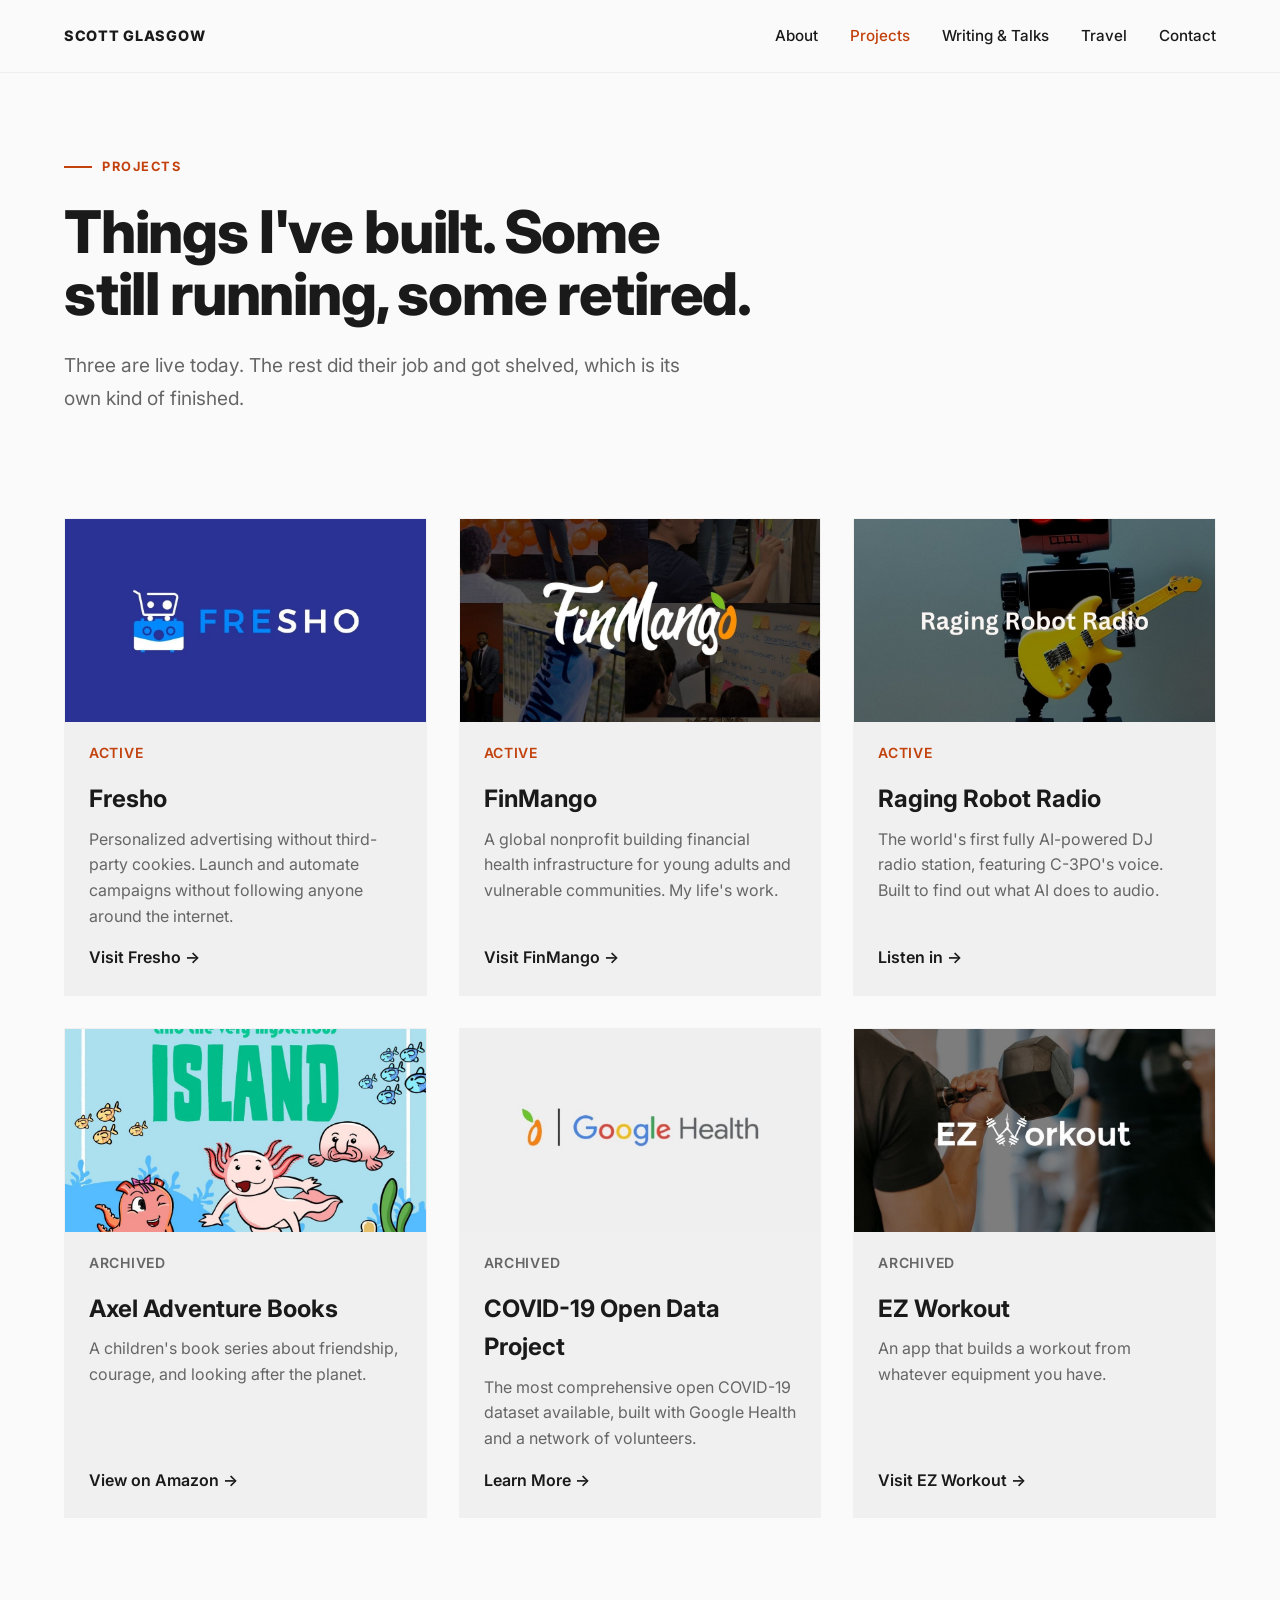
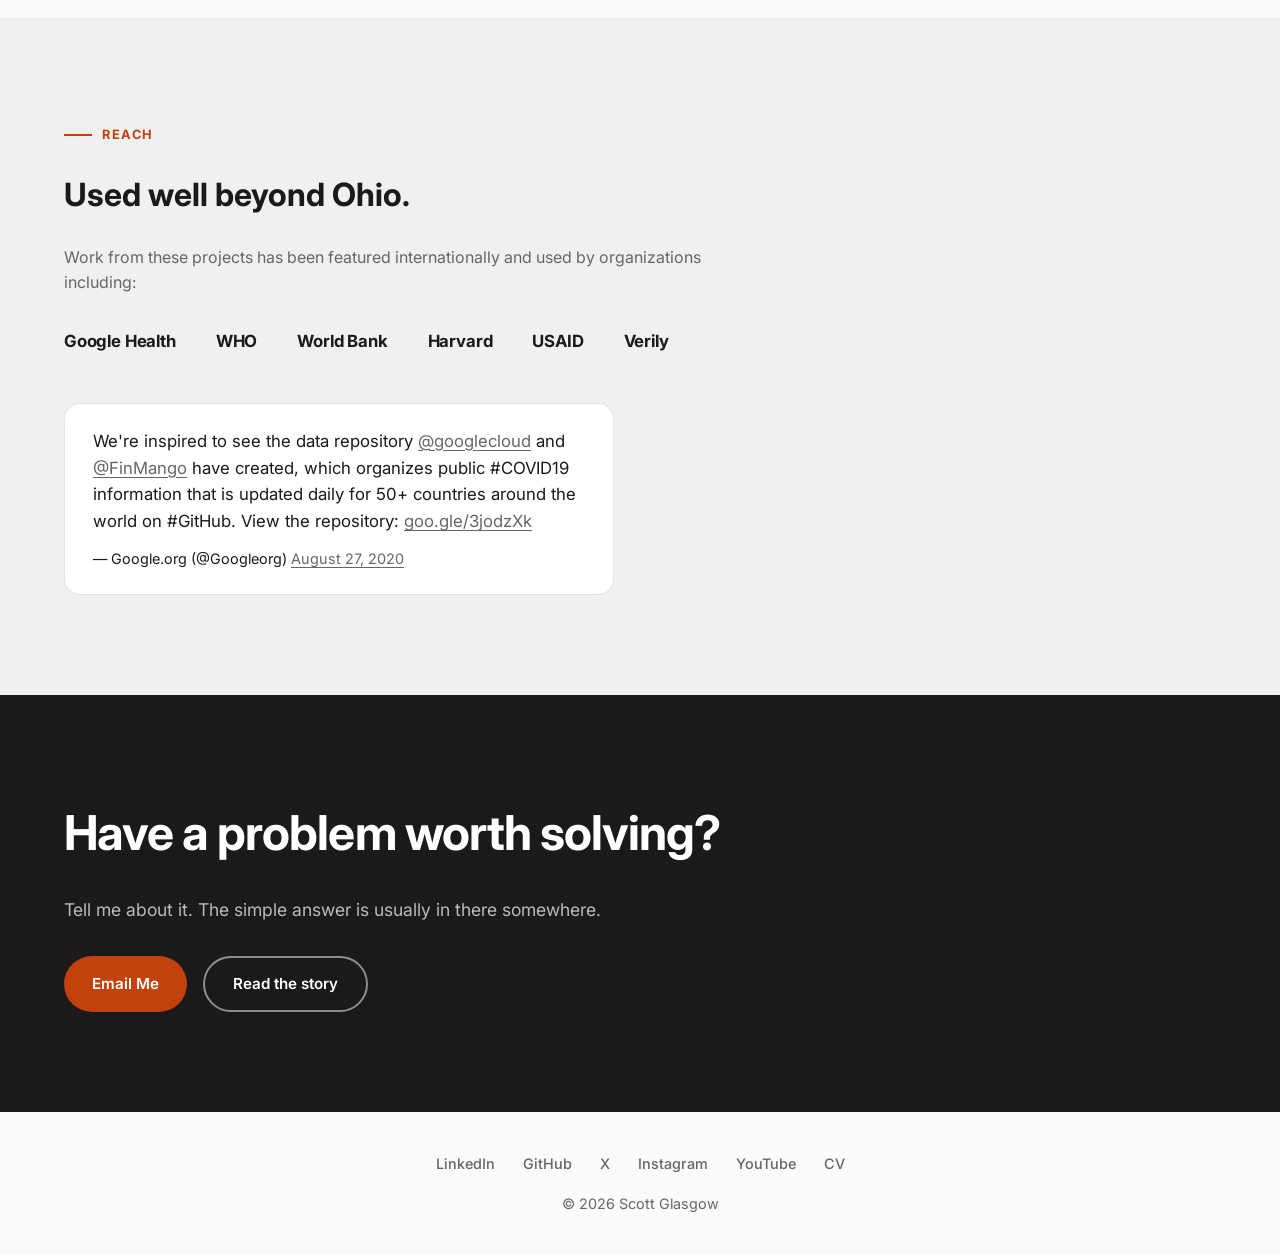
<file: projects.html>
<!DOCTYPE html>
<html lang="en">

<head>
    <meta charset="UTF-8">
    <meta name="viewport" content="width=device-width, initial-scale=1.0">
    <title>Projects - Scott Glasgow</title>
    <meta name="description"
        content="Projects by Scott Glasgow - from global financial health initiatives to AI experiments.">
    <link rel="canonical" href="https://sglasgow.com/projects.html">

    <!-- Open Graph / Facebook -->
    <meta property="og:type" content="website">
    <meta property="og:url" content="https://sglasgow.com/projects.html">
    <meta property="og:title" content="Projects - Scott Glasgow">
    <meta property="og:description" content="Building products and systems that improve human well-being at scale.">
    <meta property="og:image" content="https://sglasgow.com/images/og-projects.jpg">
    <meta property="og:image:type" content="image/jpeg">
    <meta property="og:image:width" content="1200">
    <meta property="og:image:height" content="630">
    <meta property="og:image:alt" content="Projects built by Scott Glasgow - Fresho, FinMango, Raging Robot Radio, Axel Adventure Books, EZ Workout and the COVID-19 Open Data Project.">

    <!-- Twitter -->
    <meta name="twitter:card" content="summary_large_image">
    <meta name="twitter:url" content="https://sglasgow.com/projects.html">
    <meta name="twitter:title" content="Projects - Scott Glasgow">
    <meta name="twitter:description"
        content="Building products and systems that improve human well-being at scale.">
    <meta name="twitter:image" content="https://sglasgow.com/images/og-projects.jpg">
    <meta name="twitter:image:alt" content="Projects built by Scott Glasgow - Fresho, FinMango, Raging Robot Radio, Axel Adventure Books, EZ Workout and the COVID-19 Open Data Project.">

    <!-- Favicon -->
    <link rel="icon" type="image/svg+xml" href="/favicon.svg">
    <link rel="icon" type="image/png" sizes="32x32" href="/favicon-32x32.png">
    <link rel="icon" type="image/png" sizes="16x16" href="/favicon-16x16.png">
    <link rel="icon" href="/favicon.ico" sizes="any">
    <link rel="apple-touch-icon" href="/apple-touch-icon.png">
    <link rel="manifest" href="/site.webmanifest">

    <link rel="preconnect" href="https://fonts.googleapis.com">
    <link rel="preconnect" href="https://fonts.gstatic.com" crossorigin>
    <link href="https://fonts.googleapis.com/css2?family=Inter:wght@400;500;600;700;800&display=swap" rel="stylesheet">

    <!-- Stylesheet -->
    <link rel="stylesheet" href="styles.css">
    <script>document.documentElement.className = "js";</script>
</head>

<body>
    <header>
        <nav class="container">
            <a href="/" class="logo">SCOTT GLASGOW</a>
            <button class="mobile-menu-toggle" aria-label="Toggle menu" aria-expanded="false">
                <span class="hamburger-line"></span>
                <span class="hamburger-line"></span>
                <span class="hamburger-line"></span>
            </button>
            <ul class="nav-links">
                <li><a href="about.html">About</a></li>
                <li><a href="projects.html" class="active">Projects</a></li>
                <li><a href="publications.html">Writing &amp; Talks</a></li>
                <li><a href="travel.html">Travel</a></li>
                <li><a href="index.html#contact">Contact</a></li>
            </ul>
        </nav>
    </header>

    <!-- Separate mobile menu element with inline background style -->
    <div class="mobile-menu" id="mobile-menu">
        <div class="mobile-menu-bg"></div>
        <button class="mobile-menu-close" id="mobile-menu-close" aria-label="Close menu">
            <svg width="32" height="32" viewBox="0 0 24 24" fill="none" stroke="currentColor" stroke-width="2">
                <line x1="18" y1="6" x2="6" y2="18"></line>
                <line x1="6" y1="6" x2="18" y2="18"></line>
            </svg>
        </button>
        <ul class="mobile-menu-links">
            <li><a href="about.html">About</a></li>
            <li><a href="projects.html">Projects</a></li>
            <li><a href="publications.html">Writing &amp; Talks</a></li>
            <li><a href="travel.html">Travel</a></li>
            <li><a href="index.html#contact">Contact</a></li>
        </ul>
    </div>

    <main>
        <section class="page-hero">
            <div class="container">
                <span class="eyebrow">Projects</span>
                <h1>Things I've built. Some still running, some retired.</h1>
                <p class="lede">Three are live today. The rest did their job and got shelved, which is its own kind
                    of finished.</p>
            </div>
        </section>

        <section style="padding-top: 64px;">
            <div class="container">
                <div class="grid-3 stagger">
                    <!-- Fresho -->
                    <div class="card reveal">
                        <div class="card-image-wrapper">
                            <img src="images/fresho.jpg" alt="Fresho" class="card-image">
                        </div>
                        <div class="card-meta">Active</div>
                        <h3>Fresho</h3>
                        <p>Personalized advertising without third-party cookies. Launch and automate campaigns
                            without following anyone around the internet.</p>
                        <a href="https://getfresho.com" target="_blank" rel="noopener"
                            class="card-link">Visit Fresho &rarr;</a>
                    </div>

                    <!-- FinMango -->
                    <div class="card reveal">
                        <div class="card-image-wrapper">
                            <img src="images/finmango.jpg" alt="FinMango" class="card-image">
                        </div>
                        <div class="card-meta">Active</div>
                        <h3>FinMango</h3>
                        <p>A global nonprofit building financial health infrastructure for young adults and
                            vulnerable communities. My life's work.</p>
                        <a href="https://finmango.org" target="_blank" rel="noopener"
                            class="card-link">Visit FinMango &rarr;</a>
                    </div>

                    <!-- Raging Robot Radio -->
                    <div class="card reveal">
                        <div class="card-image-wrapper">
                            <img src="images/robot-radio.jpg" alt="Raging Robot Radio" class="card-image">
                        </div>
                        <div class="card-meta">Active</div>
                        <h3>Raging Robot Radio</h3>
                        <p>The world's first fully AI-powered DJ radio station, featuring C-3PO's voice. Built
                            to find out what AI does to audio.</p>
                        <a href="https://ragingrobot.app/" target="_blank" rel="noopener"
                            class="card-link">Listen in &rarr;</a>
                    </div>

                    <!-- Axel Adventure Books -->
                    <div class="card reveal">
                        <div class="card-image-wrapper">
                            <img src="images/axel-books.jpg" alt="Axel Adventure Books" class="card-image">
                        </div>
                        <div class="card-meta muted">Archived</div>
                        <h3>Axel Adventure Books</h3>
                        <p>A children's book series about friendship, courage, and looking after the planet.</p>
                        <a href="https://a.co/d/2aTl6yg" target="_blank" rel="noopener"
                            class="card-link">View on Amazon &rarr;</a>
                    </div>

                    <!-- Open Data Project -->
                    <div class="card reveal">
                        <div class="card-image-wrapper">
                            <img src="images/covid-data.jpg" alt="COVID-19 Open Data Project" class="card-image">
                        </div>
                        <div class="card-meta muted">Archived</div>
                        <h3>COVID-19 Open Data Project</h3>
                        <p>The most comprehensive open COVID-19 dataset available, built with Google Health and a
                            network of volunteers.</p>
                        <a href="https://www.finmango.org/covid-19-open-data-project" target="_blank" rel="noopener"
                            class="card-link">Learn More &rarr;</a>
                    </div>

                    <!-- EZ Workout -->
                    <div class="card reveal">
                        <div class="card-image-wrapper">
                            <img src="images/ez-workout.jpg" alt="EZ Workout" class="card-image">
                        </div>
                        <div class="card-meta muted">Archived</div>
                        <h3>EZ Workout</h3>
                        <p>An app that builds a workout from whatever equipment you have.</p>
                        <a href="https://ez-workout.web.app/" target="_blank" rel="noopener"
                            class="card-link">Visit EZ Workout &rarr;</a>
                    </div>
                </div>
            </div>
        </section>

        <!-- Reach -->
        <section id="global-impact" style="background: var(--surface-color);">
            <div class="container">
                <div class="reveal" style="max-width: 900px;">
                    <span class="eyebrow">Reach</span>
                    <h2>Used well beyond Ohio.</h2>
                    <p>Work from these projects has been featured internationally and used by organizations
                        including:</p>
                    <div class="org-row">
                        <span>Google Health</span>
                        <span>WHO</span>
                        <span>World Bank</span>
                        <span>Harvard</span>
                        <span>USAID</span>
                        <span>Verily</span>
                    </div>

                    <blockquote class="twitter-tweet tweet-card" data-dnt="true" data-width="550" data-theme="light">
                        <p lang="en" dir="ltr">We're inspired to see the data repository <a
                                href="https://twitter.com/googlecloud" target="_blank" rel="noopener">@googlecloud</a>
                            and <a href="https://twitter.com/FinMango" target="_blank" rel="noopener">@FinMango</a> have
                            created, which organizes public #COVID19 information that is updated daily for 50+
                            countries around the world on #GitHub. View the repository: <a
                                href="https://goo.gle/3jodzXk" target="_blank" rel="noopener">goo.gle/3jodzXk</a></p>
                        &mdash; Google.org (@Googleorg)
                        <a href="https://twitter.com/Googleorg/status/1299104929743765505?ref_src=twsrc%5Etfw"
                            target="_blank" rel="noopener">August 27, 2020</a>
                    </blockquote>
                    <script async src="https://platform.twitter.com/widgets.js" charset="utf-8"></script>
                </div>
            </div>
        </section>

        <section class="say-hello">
            <div class="container">
                <div style="max-width: 720px;">
                    <h2>Have a problem worth solving?</h2>
                    <p style="margin: 16px 0 32px;">Tell me about it. The simple answer is usually in there
                        somewhere.</p>
                    <div style="display: flex; gap: 16px; flex-wrap: wrap;">
                        <a href="mailto:scott@finmango.org" class="btn btn-primary">Email Me</a>
                        <a href="about.html" class="btn btn-outline">Read the story</a>
                    </div>
                </div>
            </div>
        </section>
    </main>

    <footer>
        <div class="container">
            <ul class="footer-links">
                <li><a href="https://www.linkedin.com/in/sglasgow/" target="_blank" rel="noopener">LinkedIn</a></li>
                <li><a href="https://github.com/mangoscott" target="_blank" rel="noopener">GitHub</a></li>
                <li><a href="https://x.com/mangoscott_" target="_blank" rel="noopener">X</a></li>
                <li><a href="https://www.instagram.com/mangoscott/" target="_blank" rel="noopener">Instagram</a></li>
                <li><a href="https://www.youtube.com/@ScottPlaysTennis" target="_blank" rel="noopener">YouTube</a></li>
                <li><a href="Scott_Glasgow_CV.pdf" target="_blank" rel="noopener">CV</a></li>
            </ul>
            <p>© 2026 Scott Glasgow</p>
        </div>
    </footer>

    <script src="js/main.js"></script>
</body>

</html>
</file>
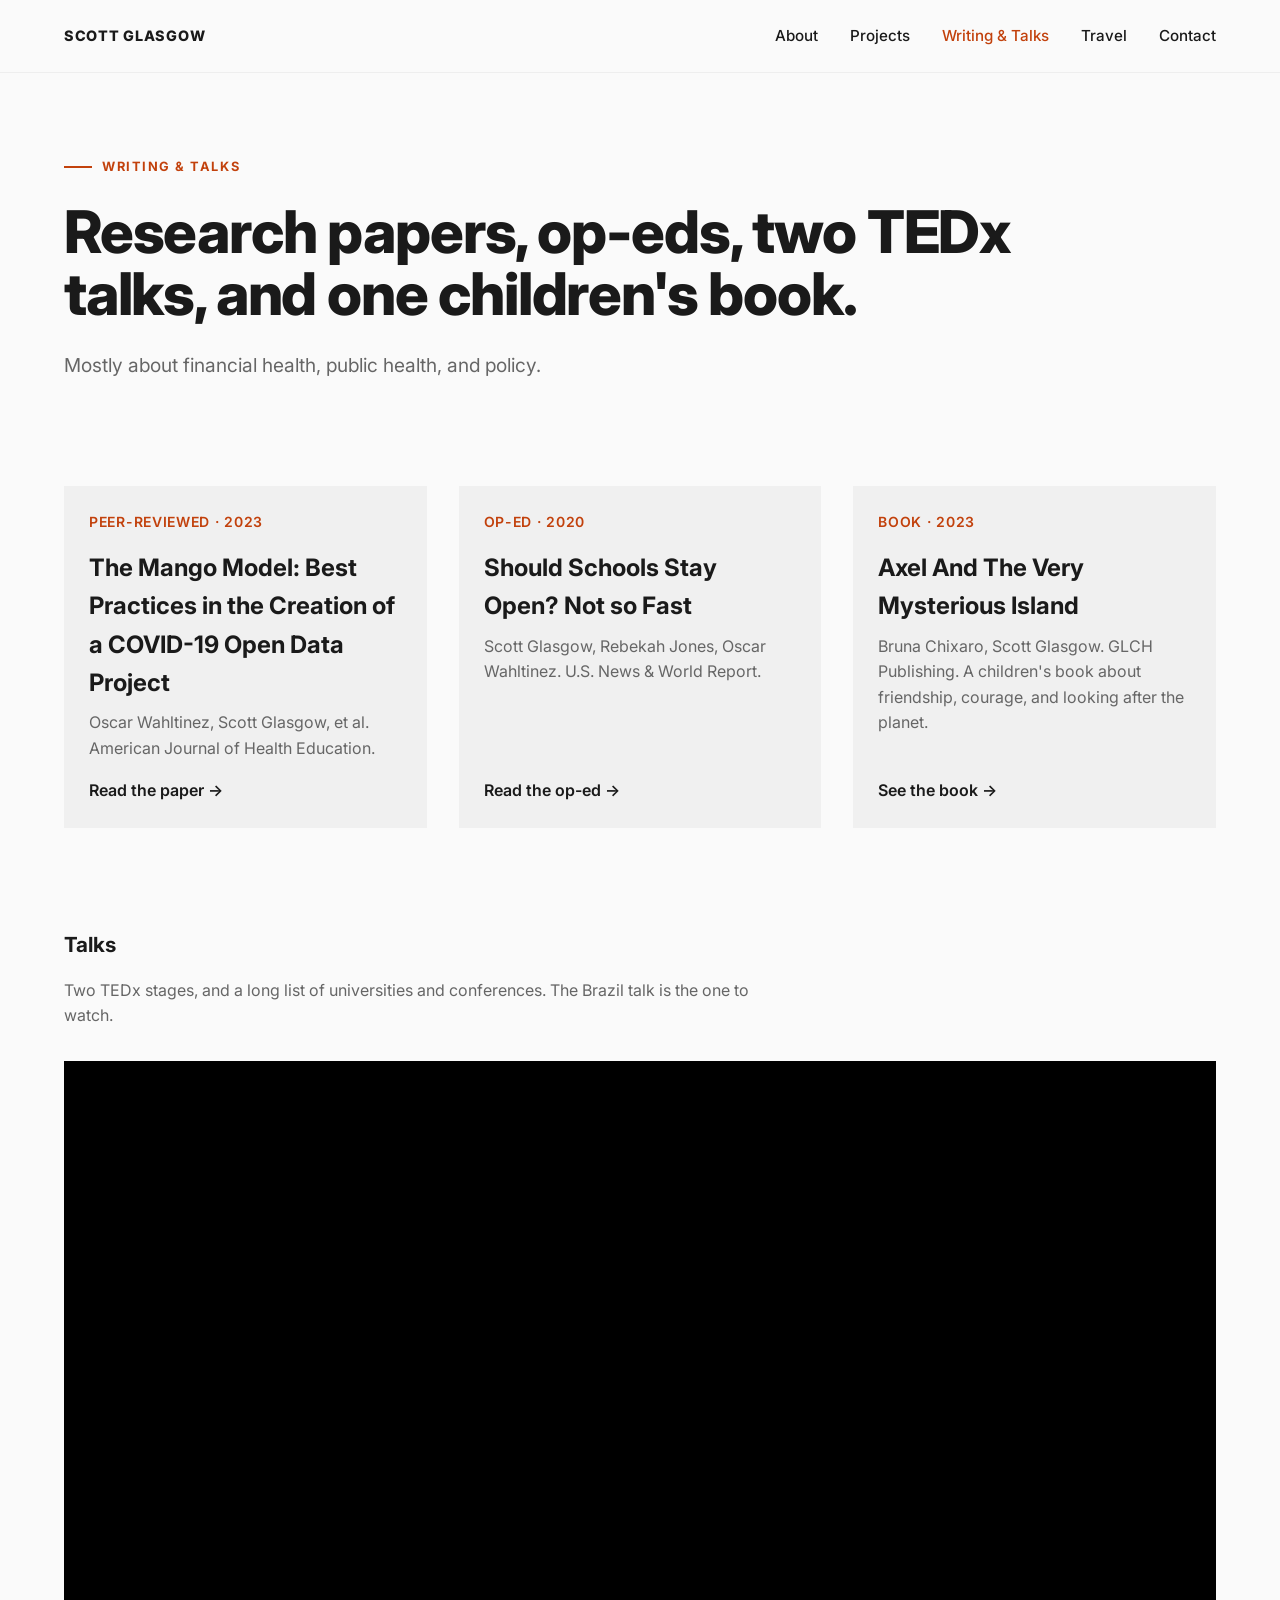
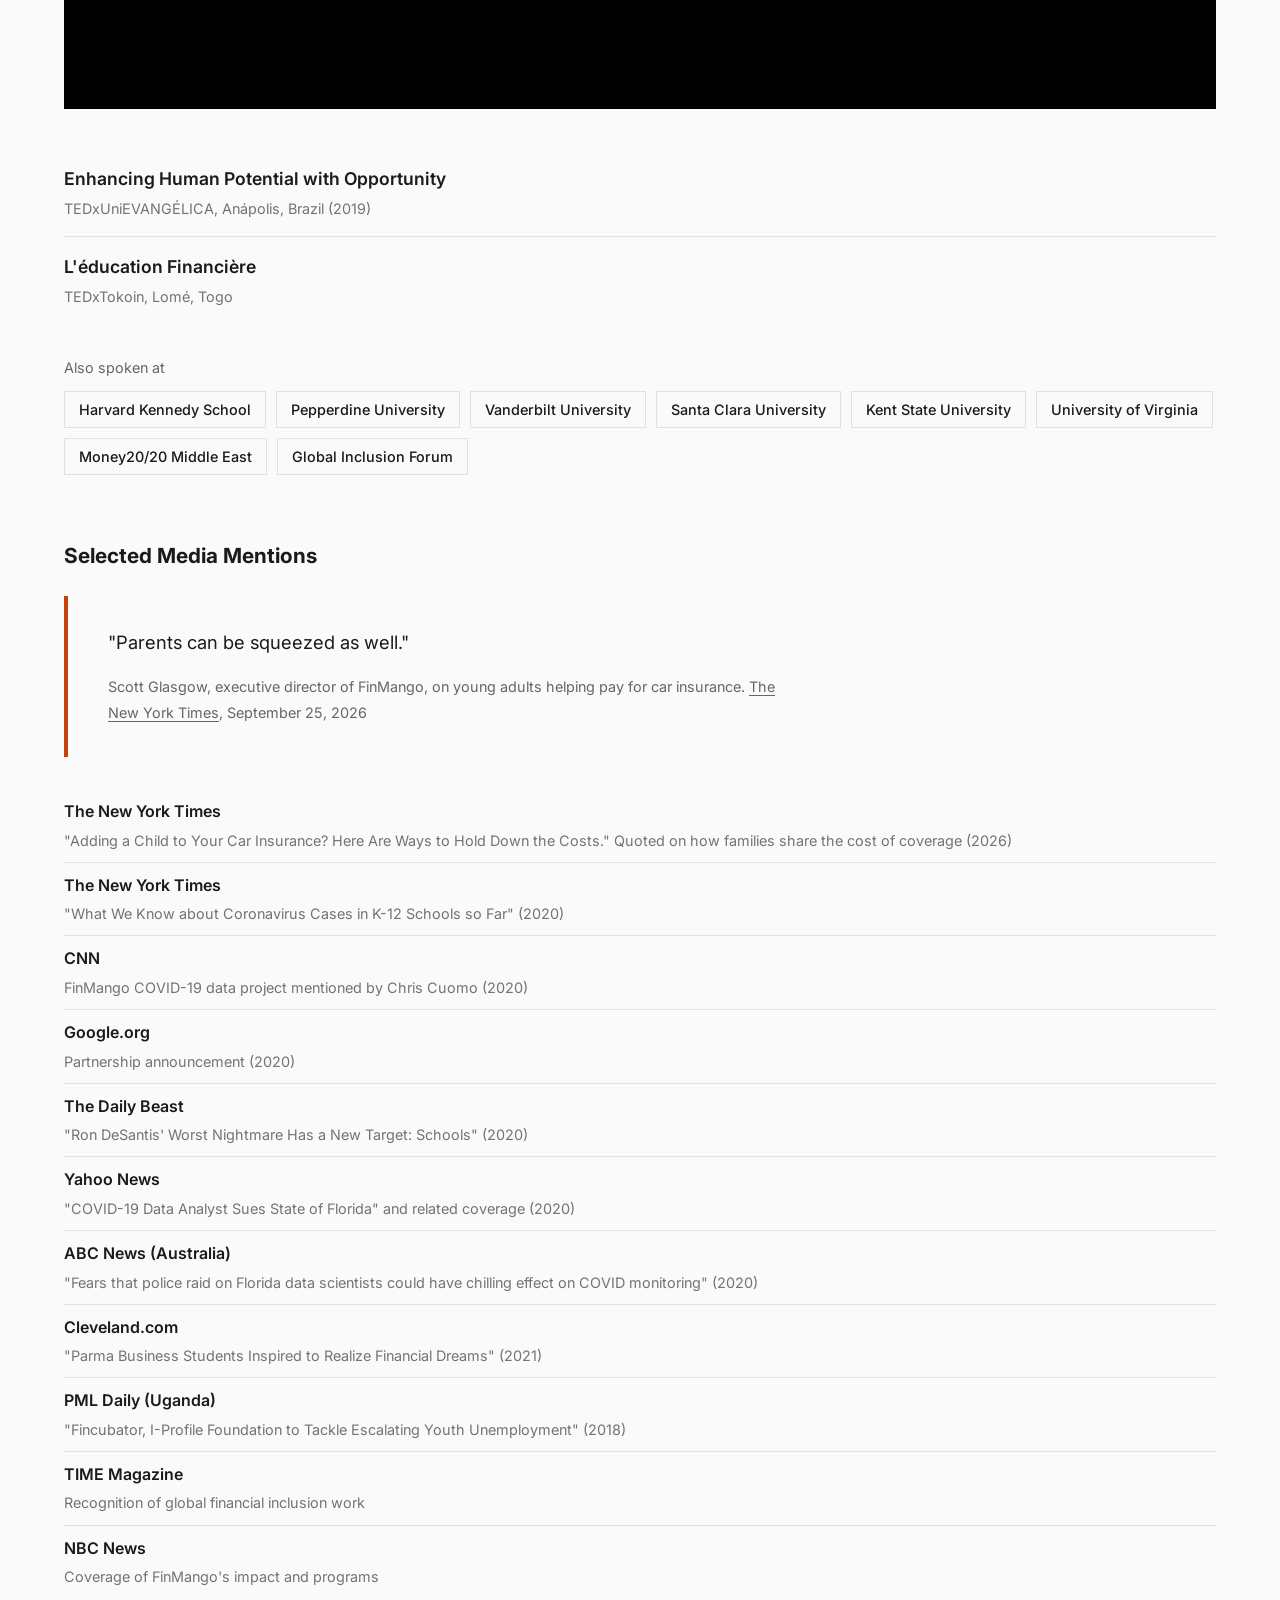
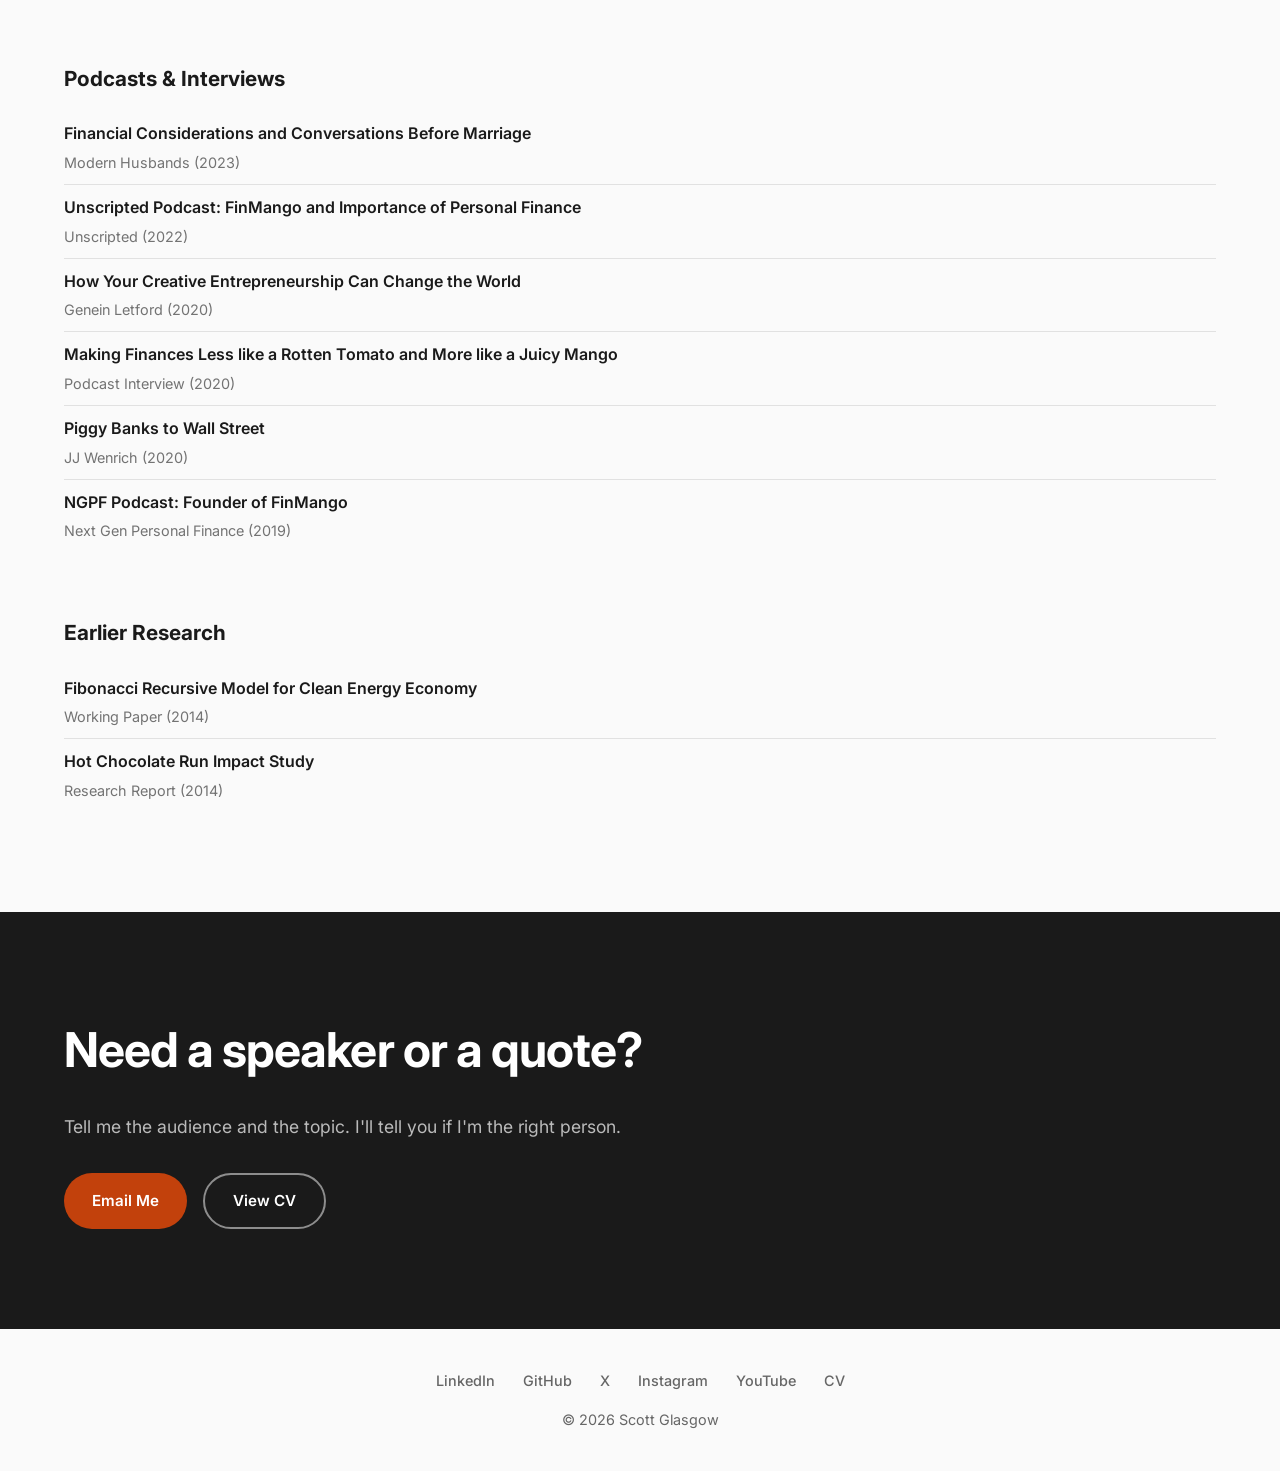
<file: publications.html>
<!DOCTYPE html>
<html lang="en">

<head>
    <meta charset="UTF-8">
    <meta name="viewport" content="width=device-width, initial-scale=1.0">
    <title>Writing &amp; Talks - Scott Glasgow</title>
    <meta name="description" content="Research papers, op-eds, TEDx talks, and a children's book by Scott Glasgow on financial health, public health, and policy.">
    <link rel="canonical" href="https://sglasgow.com/publications.html">

    <!-- Open Graph / Facebook -->
    <meta property="og:type" content="website">
    <meta property="og:url" content="https://sglasgow.com/publications.html">
    <meta property="og:title" content="Writing &amp; Talks - Scott Glasgow">
    <meta property="og:description"
        content="Research papers, op-eds, and one children's book. Mostly about financial health, public health, and policy.">
    <meta property="og:image" content="https://sglasgow.com/images/og-image.jpg">
    <meta property="og:image:type" content="image/jpeg">
    <meta property="og:image:width" content="1200">
    <meta property="og:image:height" content="630">
    <meta property="og:image:alt" content="Scott Glasgow - using technology to improve lives at scale. Founder of FinMango, building Fresho, 2x TEDx speaker.">

    <!-- Twitter -->
    <meta name="twitter:card" content="summary_large_image">
    <meta name="twitter:url" content="https://sglasgow.com/publications.html">
    <meta name="twitter:title" content="Writing &amp; Talks - Scott Glasgow">
    <meta name="twitter:description"
        content="Research papers, op-eds, and one children's book. Mostly about financial health, public health, and policy.">
    <meta name="twitter:image" content="https://sglasgow.com/images/og-image.jpg">
    <meta name="twitter:image:alt" content="Scott Glasgow - using technology to improve lives at scale. Founder of FinMango, building Fresho, 2x TEDx speaker.">

    <!-- Favicon -->
    <link rel="icon" type="image/svg+xml" href="/favicon.svg">
    <link rel="icon" type="image/png" sizes="32x32" href="/favicon-32x32.png">
    <link rel="icon" type="image/png" sizes="16x16" href="/favicon-16x16.png">
    <link rel="icon" href="/favicon.ico" sizes="any">
    <link rel="apple-touch-icon" href="/apple-touch-icon.png">
    <link rel="manifest" href="/site.webmanifest">

    <link rel="preconnect" href="https://fonts.googleapis.com">
    <link rel="preconnect" href="https://fonts.gstatic.com" crossorigin>
    <link href="https://fonts.googleapis.com/css2?family=Inter:wght@400;500;600;700;800&display=swap" rel="stylesheet">

    <!-- Stylesheet -->
    <link rel="stylesheet" href="styles.css">
    <script>document.documentElement.className = "js";</script>
</head>

<body>
    <header>
        <nav class="container">
            <a href="/" class="logo">SCOTT GLASGOW</a>
            <button class="mobile-menu-toggle" aria-label="Toggle menu" aria-expanded="false">
                <span class="hamburger-line"></span>
                <span class="hamburger-line"></span>
                <span class="hamburger-line"></span>
            </button>
            <ul class="nav-links">
                <li><a href="about.html">About</a></li>
                <li><a href="projects.html">Projects</a></li>
                <li><a href="publications.html" class="active">Writing &amp; Talks</a></li>
                <li><a href="travel.html">Travel</a></li>
                <li><a href="index.html#contact">Contact</a></li>
            </ul>
        </nav>
    </header>

    <!-- Separate mobile menu element with inline background style -->
    <div class="mobile-menu" id="mobile-menu">
        <div class="mobile-menu-bg"></div>
        <button class="mobile-menu-close" id="mobile-menu-close" aria-label="Close menu">
            <svg width="32" height="32" viewBox="0 0 24 24" fill="none" stroke="currentColor" stroke-width="2">
                <line x1="18" y1="6" x2="6" y2="18"></line>
                <line x1="6" y1="6" x2="18" y2="18"></line>
            </svg>
        </button>
        <ul class="mobile-menu-links">
            <li><a href="about.html">About</a></li>
            <li><a href="projects.html">Projects</a></li>
            <li><a href="publications.html">Writing &amp; Talks</a></li>
            <li><a href="travel.html">Travel</a></li>
            <li><a href="index.html#contact">Contact</a></li>
        </ul>
    </div>

    <main>
        <section class="page-hero">
            <div class="container">
                <span class="eyebrow">Writing &amp; Talks</span>
                <h1>Research papers, op-eds, two TEDx talks, and one children's book.</h1>
                <p class="lede">Mostly about financial health, public health, and policy.</p>
            </div>
        </section>

        <!-- Highlights -->
        <section style="padding: 64px 0;">
            <div class="container">
                <div class="grid-3 stagger">
                    <div class="card reveal">
                        <div class="card-meta">Peer-reviewed &middot; 2023</div>
                        <h3>The Mango Model: Best Practices in the Creation of a COVID-19 Open Data Project</h3>
                        <p>Oscar Wahltinez, Scott Glasgow, et al. American Journal of Health Education.</p>
                        <a href="https://www.tandfonline.com/doi/abs/10.1080/19325037.2023.2209620?journalCode=ujhe20"
                            target="_blank" rel="noopener" class="card-link">Read the paper &rarr;</a>
                    </div>
                    <div class="card reveal">
                        <div class="card-meta">Op-ed &middot; 2020</div>
                        <h3>Should Schools Stay Open? Not so Fast</h3>
                        <p>Scott Glasgow, Rebekah Jones, Oscar Wahltinez. U.S. News &amp; World Report.</p>
                        <a href="https://www.usnews.com/news/health-news/articles/2020-12-02/shut-them-down-why-schools-might-not-be-safe-during-covid-19"
                            target="_blank" rel="noopener" class="card-link">Read the op-ed &rarr;</a>
                    </div>
                    <div class="card reveal">
                        <div class="card-meta">Book &middot; 2023</div>
                        <h3>Axel And The Very Mysterious Island</h3>
                        <p>Bruna Chixaro, Scott Glasgow. GLCH Publishing. A children's book about friendship,
                            courage, and looking after the planet.</p>
                        <a href="https://axeladventurebooks.com/" target="_blank" rel="noopener" class="card-link">See the
                            book &rarr;</a>
                    </div>
                </div>
            </div>
        </section>

        <!-- Talks -->
        <section id="talks" style="padding: 36px 0 64px;">
            <div class="container">
                <div class="reveal">
                    <h3>Talks</h3>
                    <p style="margin-bottom: 32px;">Two TEDx stages, and a long list of universities and conferences.
                        The Brazil talk is the one to watch.</p>
                </div>

                <div class="reveal"
                    style="position: relative; padding-bottom: 56.25%; height: 0; overflow: hidden; max-width: 100%; margin: 0 0 40px; background: #000;">
                    <iframe style="position: absolute; top: 0; left: 0; width: 100%; height: 100%;"
                        src="https://www.youtube.com/embed/dyPGGwcF3mE" title="TEDx Brazil - Enhancing Human Potential with Opportunity"
                        frameborder="0" loading="lazy"
                        allow="accelerometer; autoplay; clipboard-write; encrypted-media; gyroscope; picture-in-picture"
                        allowfullscreen></iframe>
                </div>

                <div class="subtle-list reveal">
                    <a href="https://www.youtube.com/watch?v=dyPGGwcF3mE" target="_blank" rel="noopener"
                        class="subtle-item">
                        <span class="subtle-title">Enhancing Human Potential with Opportunity</span>
                        <span class="subtle-meta">TEDxUniEVANGÉLICA, Anápolis, Brazil (2019)</span>
                    </a>
                    <a href="https://youtu.be/dK8jil_ycpA?si=htvfaHNf1D3rwqW-" target="_blank" rel="noopener"
                        class="subtle-item">
                        <span class="subtle-title">L'éducation Financière</span>
                        <span class="subtle-meta">TEDxTokoin, Lomé, Togo</span>
                    </a>
                </div>

                <div class="reveal" style="margin-top: 32px;">
                    <p class="stat-sub" style="margin-bottom: 12px;">Also spoken at</p>
                    <div style="display: flex; flex-wrap: wrap; gap: 10px;">
                        <span style="padding: 6px 14px; border: 1px solid var(--border-color); font-size: 0.9rem; font-weight: 500;">Harvard Kennedy School</span>
                        <span style="padding: 6px 14px; border: 1px solid var(--border-color); font-size: 0.9rem; font-weight: 500;">Pepperdine University</span>
                        <span style="padding: 6px 14px; border: 1px solid var(--border-color); font-size: 0.9rem; font-weight: 500;">Vanderbilt University</span>
                        <span style="padding: 6px 14px; border: 1px solid var(--border-color); font-size: 0.9rem; font-weight: 500;">Santa Clara University</span>
                        <span style="padding: 6px 14px; border: 1px solid var(--border-color); font-size: 0.9rem; font-weight: 500;">Kent State University</span>
                        <span style="padding: 6px 14px; border: 1px solid var(--border-color); font-size: 0.9rem; font-weight: 500;">University of Virginia</span>
                        <span style="padding: 6px 14px; border: 1px solid var(--border-color); font-size: 0.9rem; font-weight: 500;">Money20/20 Middle East</span>
                        <span style="padding: 6px 14px; border: 1px solid var(--border-color); font-size: 0.9rem; font-weight: 500;">Global Inclusion Forum</span>
                    </div>
                </div>
            </div>
        </section>

        <!-- Media Mentions -->
        <section style="padding: 0 0 64px;">
            <div class="container reveal">
                <h3>Selected Media Mentions</h3>
                <blockquote class="pull-quote" style="margin: 24px 0 32px;">
                    <p>"Parents can be squeezed as well."</p>
                    <cite>Scott Glasgow, executive director of FinMango, on young adults helping pay for car insurance.
                        <a href="https://www.nytimes.com/2026/09/25/your-money/car-insurance-child-costs.html?unlocked_article_code=1.D1E.yS5C.3FC5p3sM-yL1&amp;smid=url-share"
                            target="_blank" rel="noopener">The New York Times</a>, September 25, 2026</cite>
                </blockquote>
                <div class="subtle-list subtle-list-compact">
                    <a href="https://www.nytimes.com/2026/09/25/your-money/car-insurance-child-costs.html?unlocked_article_code=1.D1E.yS5C.3FC5p3sM-yL1&amp;smid=url-share"
                        target="_blank" rel="noopener" class="subtle-item">
                        <span class="subtle-title">The New York Times</span>
                        <span class="subtle-meta">"Adding a Child to Your Car Insurance? Here Are Ways to Hold Down the
                            Costs." Quoted on how families share the cost of coverage (2026)</span>
                    </a>
                    <a href="https://www.nytimes.com/interactive/2020/09/21/us/covid-schools.html" target="_blank"
                        rel="noopener" class="subtle-item">
                        <span class="subtle-title">The New York Times</span>
                        <span class="subtle-meta">"What We Know about Coronavirus Cases in K-12 Schools so Far" (2020)</span>
                    </a>
                    <a href="https://www.youtube.com/watch?v=Ua3829GSqTU" target="_blank" rel="noopener" class="subtle-item">
                        <span class="subtle-title">CNN</span>
                        <span class="subtle-meta">FinMango COVID-19 data project mentioned by Chris Cuomo (2020)</span>
                    </a>
                    <a href="https://twitter.com/Googleorg/status/1299104929743765505?s=20" target="_blank"
                        rel="noopener" class="subtle-item">
                        <span class="subtle-title">Google.org</span>
                        <span class="subtle-meta">Partnership announcement (2020)</span>
                    </a>
                    <a href="https://www.thedailybeast.com/rebekah-jones-fired-florida-data-scientist-and-ron-desantis-worst-nightmare-goes-after-covid-in-schools"
                        target="_blank" rel="noopener" class="subtle-item">
                        <span class="subtle-title">The Daily Beast</span>
                        <span class="subtle-meta">"Ron DeSantis' Worst Nightmare Has a New Target: Schools" (2020)</span>
                    </a>
                    <a href="https://news.yahoo.com/former-covid-data-whistleblower-now-111500375.html"
                        target="_blank" rel="noopener" class="subtle-item">
                        <span class="subtle-title">Yahoo News</span>
                        <span class="subtle-meta">"COVID-19 Data Analyst Sues State of Florida" and related coverage (2020)</span>
                    </a>
                    <a href="https://www.abc.net.au/listen/programs/pm/us-police-raid-florida-data-scientists/12962536"
                        target="_blank" rel="noopener" class="subtle-item">
                        <span class="subtle-title">ABC News (Australia)</span>
                        <span class="subtle-meta">"Fears that police raid on Florida data scientists could have chilling
                            effect on COVID monitoring" (2020)</span>
                    </a>
                    <a href="https://www.cleveland.com/community/2021/02/bob-gillinghams-how-to-become-a-millionaire-presentation-inspiring-parma-city-school-district-business-students-to-realize-financial-dreams.html"
                        target="_blank" rel="noopener" class="subtle-item">
                        <span class="subtle-title">Cleveland.com</span>
                        <span class="subtle-meta">"Parma Business Students Inspired to Realize Financial Dreams" (2021)</span>
                    </a>
                    <a href="https://www.pmldaily.com/business/tech/2018/12/fincubator-i-profile-foundation-to-tackle-escalating-youth-unemployment-financial-literacy.html"
                        target="_blank" rel="noopener" class="subtle-item">
                        <span class="subtle-title">PML Daily (Uganda)</span>
                        <span class="subtle-meta">"Fincubator, I-Profile Foundation to Tackle Escalating Youth
                            Unemployment" (2018)</span>
                    </a>
                    <div class="subtle-item">
                        <span class="subtle-title">TIME Magazine</span>
                        <span class="subtle-meta">Recognition of global financial inclusion work</span>
                    </div>
                    <div class="subtle-item">
                        <span class="subtle-title">NBC News</span>
                        <span class="subtle-meta">Coverage of FinMango's impact and programs</span>
                    </div>
                </div>
            </div>
        </section>

        <!-- Podcasts & Interviews -->
        <section style="padding: 0 0 64px;">
            <div class="container reveal">
                <h3>Podcasts & Interviews</h3>
                <div class="subtle-list subtle-list-compact">
                    <a href="https://modernhusbands.substack.com/p/financial-considerations-and-conversations"
                        target="_blank" rel="noopener" class="subtle-item">
                        <span class="subtle-title">Financial Considerations and Conversations Before Marriage</span>
                        <span class="subtle-meta">Modern Husbands (2023)</span>
                    </a>
                    <a href="https://open.spotify.com/episode/5Oe1AZtYruTdCyFCzvb19d?si=C8Eetuu1QKKL1eTDCxB99g"
                        target="_blank" rel="noopener" class="subtle-item">
                        <span class="subtle-title">Unscripted Podcast: FinMango and Importance of Personal Finance</span>
                        <span class="subtle-meta">Unscripted (2022)</span>
                    </a>
                    <a href="https://geneinletford.com/podcasts/how-your-creative-entrepreneurship-can-change-the-world-scott-glassgow-episode-18-2/"
                        target="_blank" rel="noopener" class="subtle-item">
                        <span class="subtle-title">How Your Creative Entrepreneurship Can Change the World</span>
                        <span class="subtle-meta">Genein Letford (2020)</span>
                    </a>
                    <a href="https://open.spotify.com/episode/7G4zG5mYMsHzCowVpU6lWB?si=PB26t8kBS3ys0i3sCdrp9Q"
                        target="_blank" rel="noopener" class="subtle-item">
                        <span class="subtle-title">Making Finances Less like a Rotten Tomato and More like a Juicy Mango</span>
                        <span class="subtle-meta">Podcast Interview (2020)</span>
                    </a>
                    <a href="https://open.spotify.com/episode/2u9M4PuYU7gfw5wcgoMPoW?si=b6GQQDNBRHCD-mki_PGX-Q"
                        target="_blank" rel="noopener" class="subtle-item">
                        <span class="subtle-title">Piggy Banks to Wall Street</span>
                        <span class="subtle-meta">JJ Wenrich (2020)</span>
                    </a>
                    <a href="https://www.ngpf.org/blog/podcasts/ngpf-podcast-founder-of-finmango-scott-glasgow/"
                        target="_blank" rel="noopener" class="subtle-item">
                        <span class="subtle-title">NGPF Podcast: Founder of FinMango</span>
                        <span class="subtle-meta">Next Gen Personal Finance (2019)</span>
                    </a>
                </div>
            </div>
        </section>

        <!-- Earlier Research -->
        <section style="padding: 0 0 100px;">
            <div class="container reveal">
                <h3>Earlier Research</h3>
                <div class="subtle-list subtle-list-compact">
                    <a href="https://drive.google.com/file/d/1wi9GPmV-nViRkmd9i45bRNtEiINmZyEx/view?usp=sharing"
                        target="_blank" rel="noopener" class="subtle-item">
                        <span class="subtle-title">Fibonacci Recursive Model for Clean Energy Economy</span>
                        <span class="subtle-meta">Working Paper (2014)</span>
                    </a>
                    <a href="https://drive.google.com/file/d/1qkf5vOPL0u1MO_85aCIxhJs2LZN9_r8e/view?usp=sharing"
                        target="_blank" rel="noopener" class="subtle-item">
                        <span class="subtle-title">Hot Chocolate Run Impact Study</span>
                        <span class="subtle-meta">Research Report (2014)</span>
                    </a>
                </div>
            </div>
        </section>

        <section class="say-hello">
            <div class="container">
                <div style="max-width: 720px;">
                    <h2>Need a speaker or a quote?</h2>
                    <p style="margin: 16px 0 32px;">Tell me the audience and the topic. I'll tell you if I'm the right person.</p>
                    <div style="display: flex; gap: 16px; flex-wrap: wrap;">
                        <a href="mailto:scott@finmango.org" class="btn btn-primary">Email Me</a>
                        <a href="Scott_Glasgow_CV.pdf" target="_blank" rel="noopener" class="btn btn-outline">View CV</a>
                    </div>
                </div>
            </div>
        </section>

    </main>

    <footer>
        <div class="container">
            <ul class="footer-links">
                <li><a href="https://www.linkedin.com/in/sglasgow/" target="_blank" rel="noopener">LinkedIn</a></li>
                <li><a href="https://github.com/mangoscott" target="_blank" rel="noopener">GitHub</a></li>
                <li><a href="https://x.com/mangoscott_" target="_blank" rel="noopener">X</a></li>
                <li><a href="https://www.instagram.com/mangoscott/" target="_blank" rel="noopener">Instagram</a></li>
                <li><a href="https://www.youtube.com/@ScottPlaysTennis" target="_blank" rel="noopener">YouTube</a></li>
                <li><a href="Scott_Glasgow_CV.pdf" target="_blank" rel="noopener">CV</a></li>
            </ul>
            <p>© 2026 Scott Glasgow</p>
        </div>
    </footer>

    <script src="js/main.js"></script>
</body>

</html>
</file>
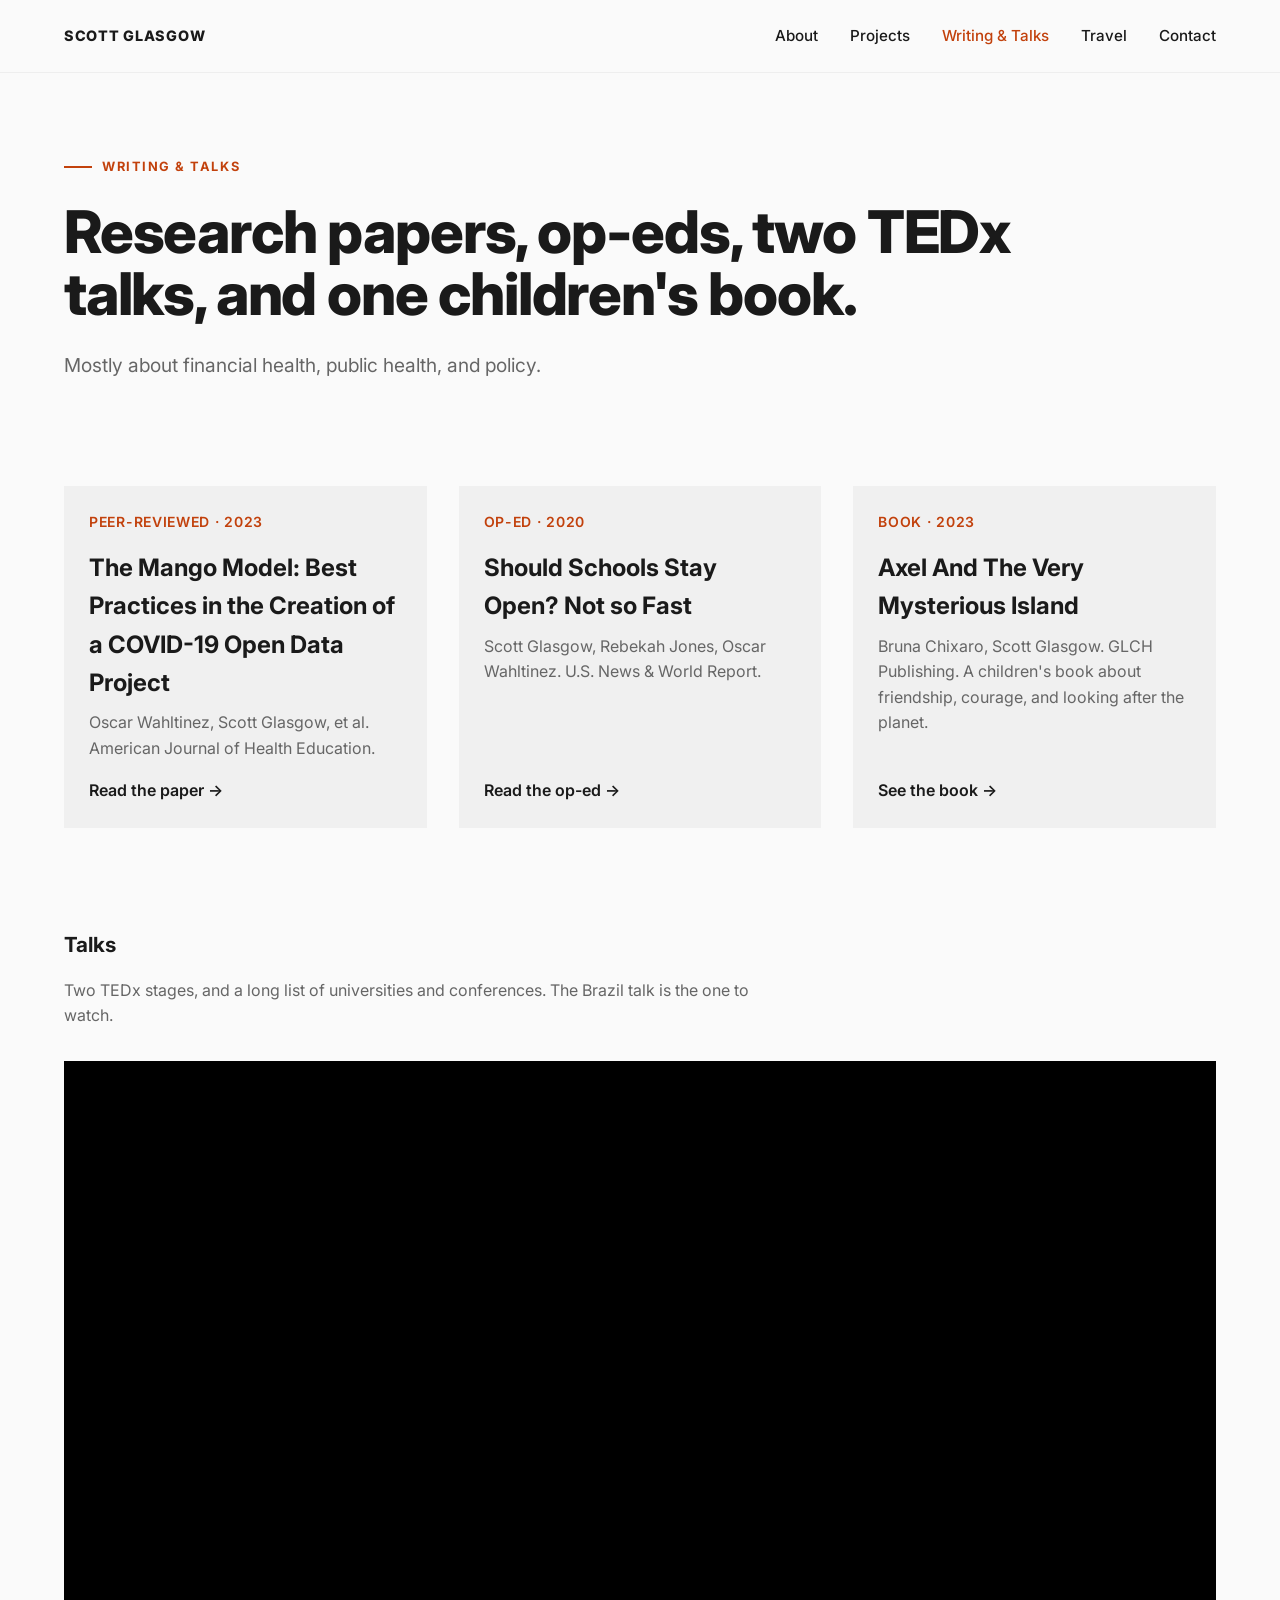
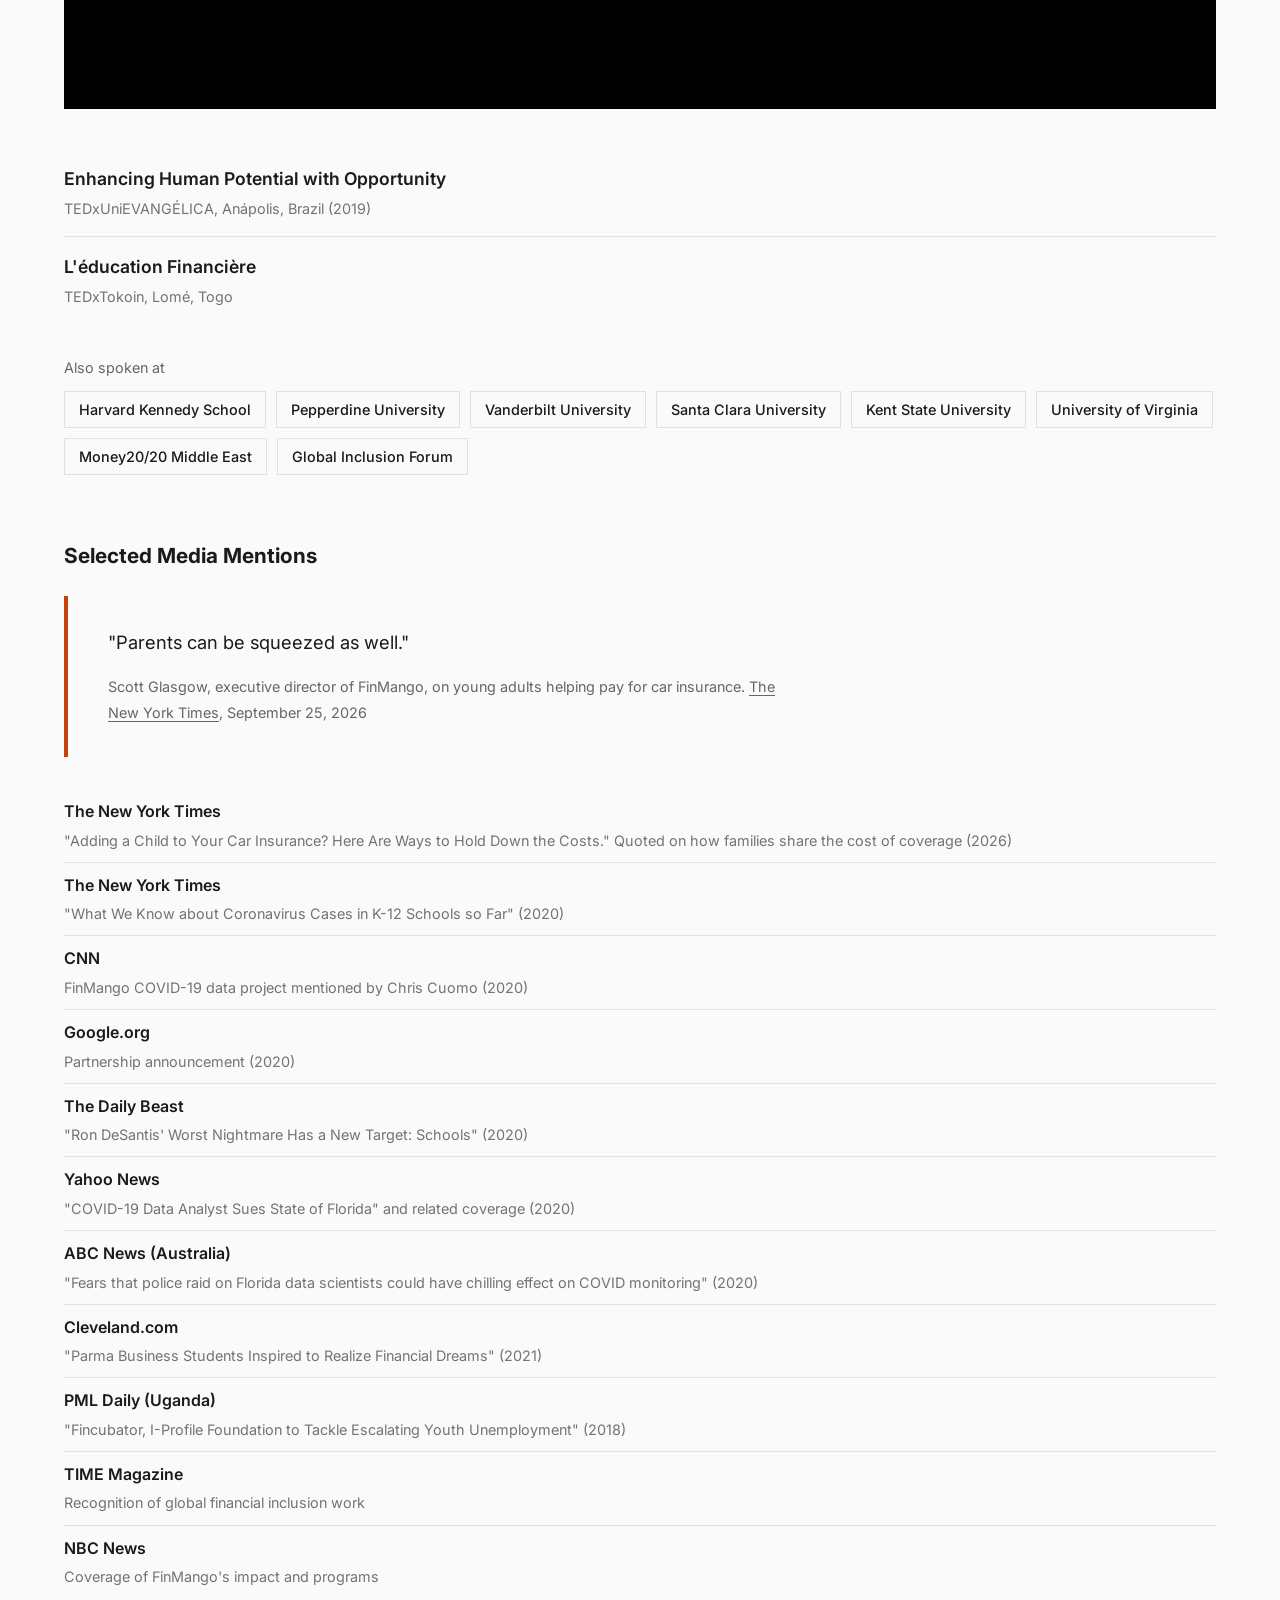
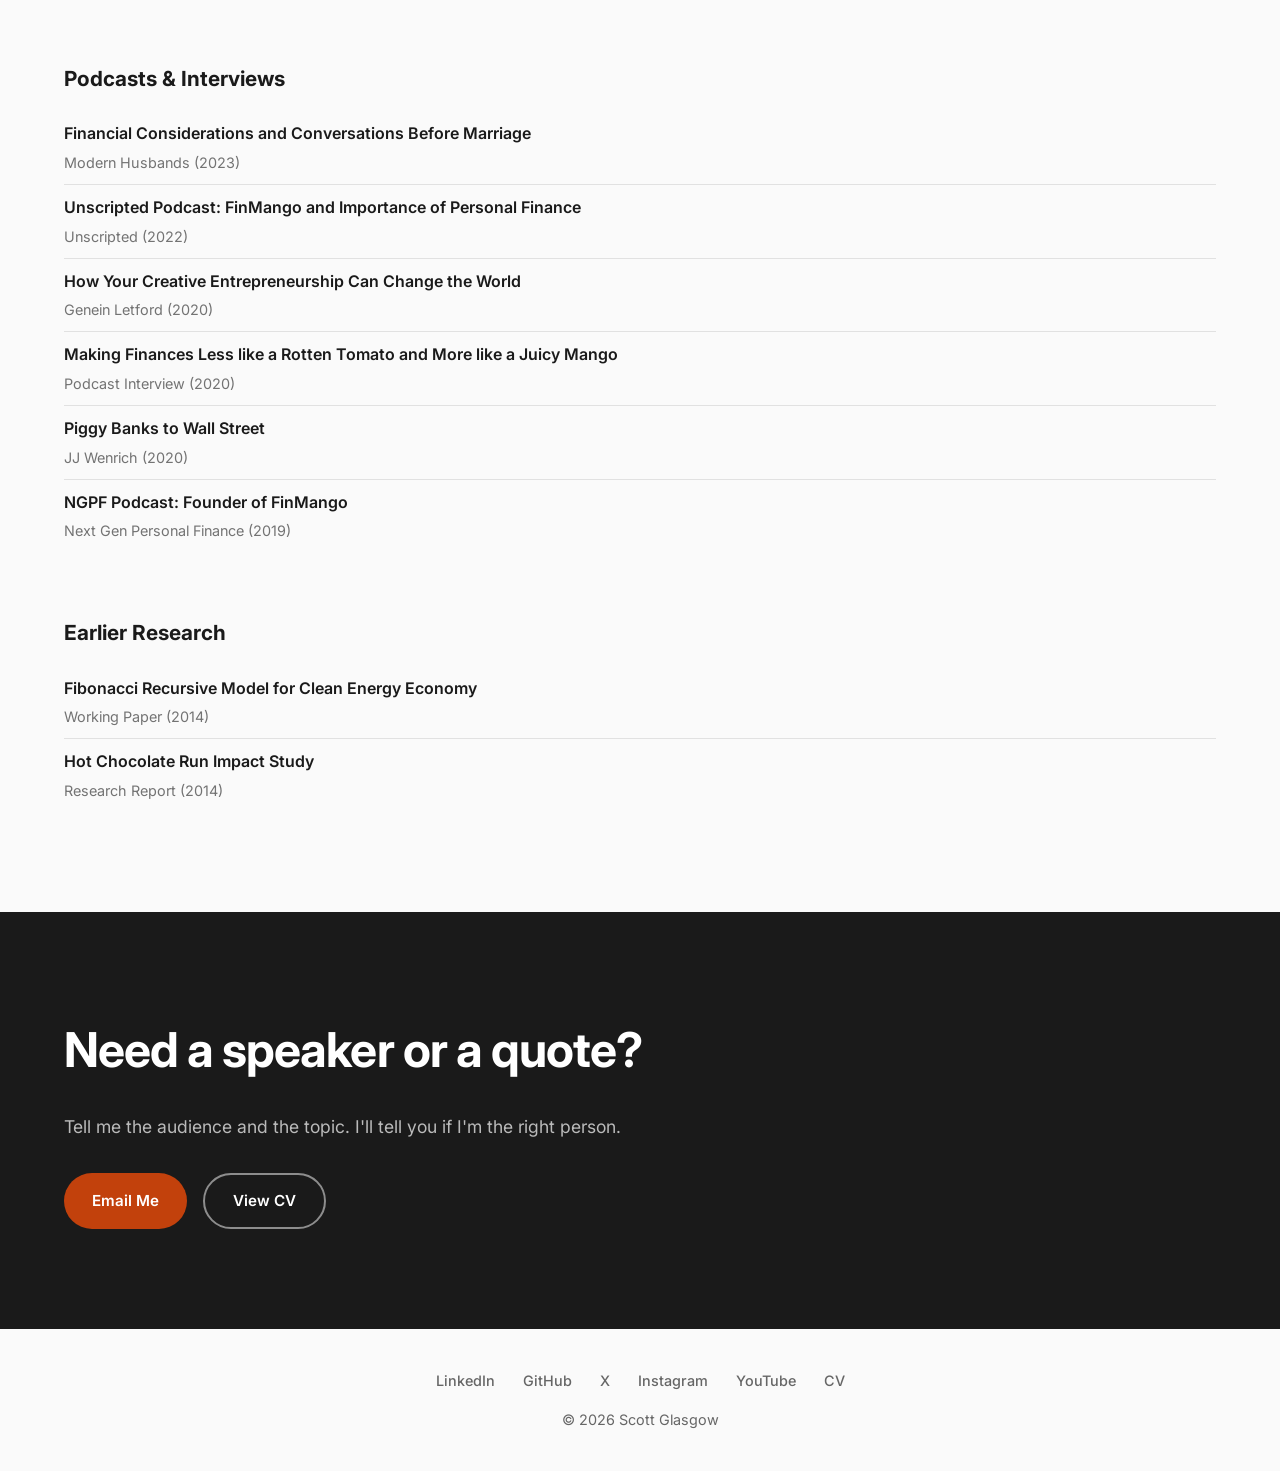
<file: speaking.html>
<!DOCTYPE html>
<html lang="en">

<head>
    <meta charset="UTF-8">
    <meta name="viewport" content="width=device-width, initial-scale=1.0">
    <title>Talks - Scott Glasgow</title>
    <!-- The talks moved to the Writing & Talks page. This stub keeps old links working. -->
    <script>window.location.replace("/publications.html#talks");</script>
    <noscript><meta http-equiv="refresh" content="0; url=/publications.html#talks"></noscript>
    <meta name="robots" content="noindex">
    <link rel="canonical" href="https://sglasgow.com/publications.html">
    <link rel="icon" type="image/svg+xml" href="/favicon.svg">
    <link rel="stylesheet" href="styles.css">
</head>

<body>
    <main>
        <section style="padding-top: 160px; text-align: center;">
            <div class="container">
                <p style="margin: 0 auto;">The talks have moved. <a href="/publications.html#talks"
                        style="font-weight: 600; text-decoration: underline; text-underline-offset: 3px;">Continue to
                        Writing &amp; Talks</a>.</p>
            </div>
        </section>
    </main>
</body>

</html>
</file>
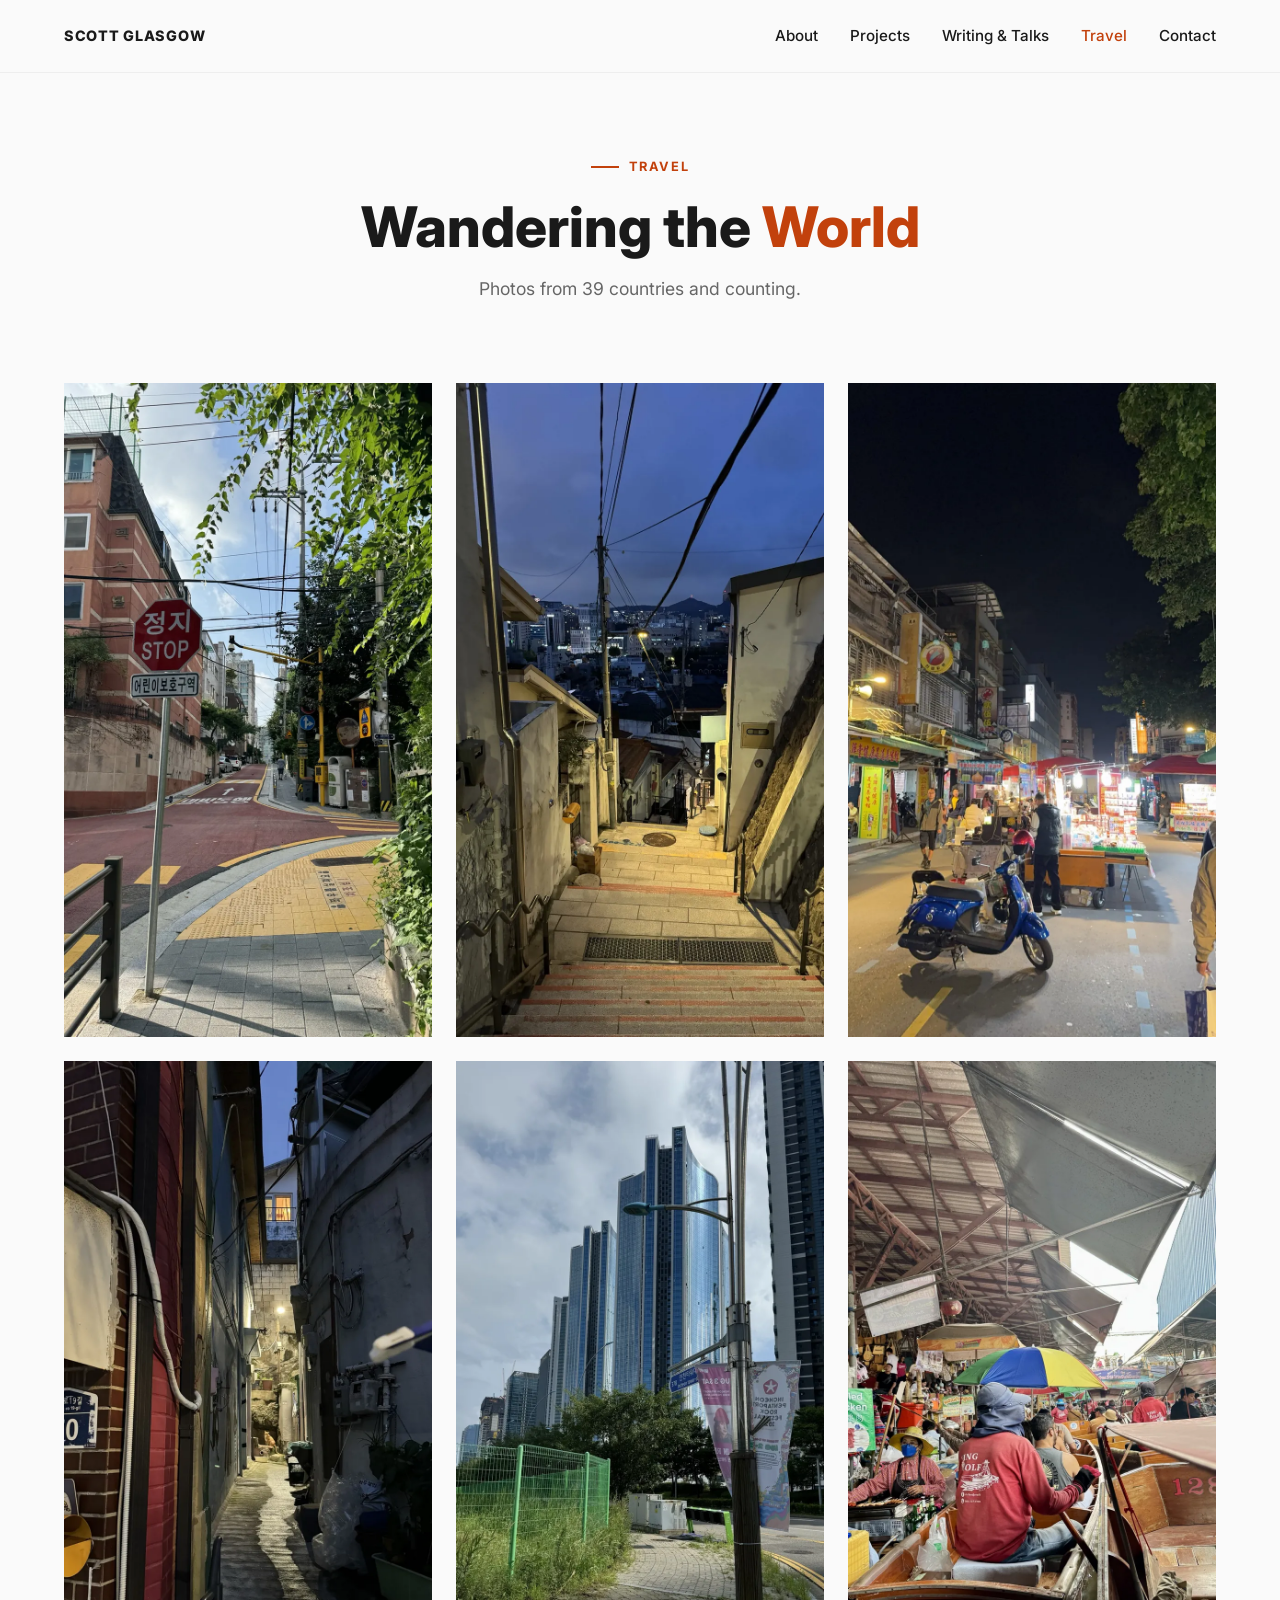
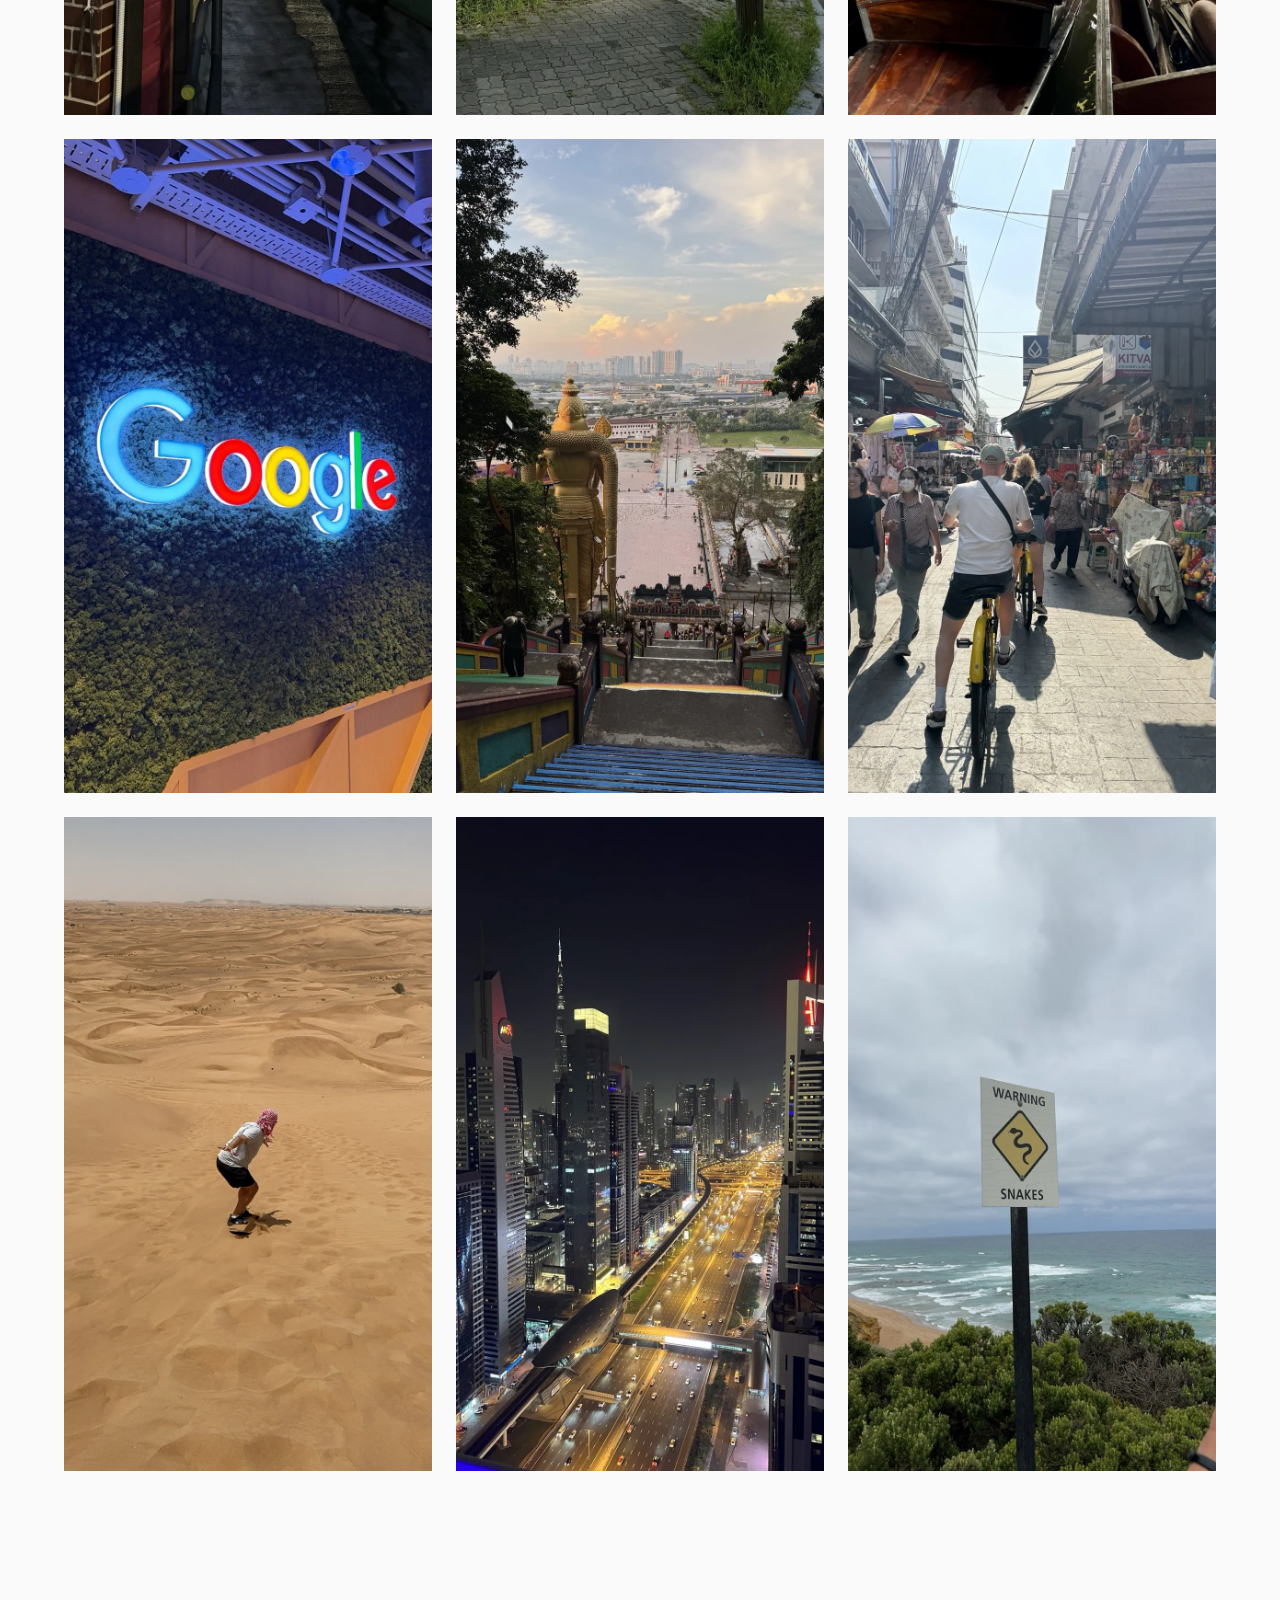
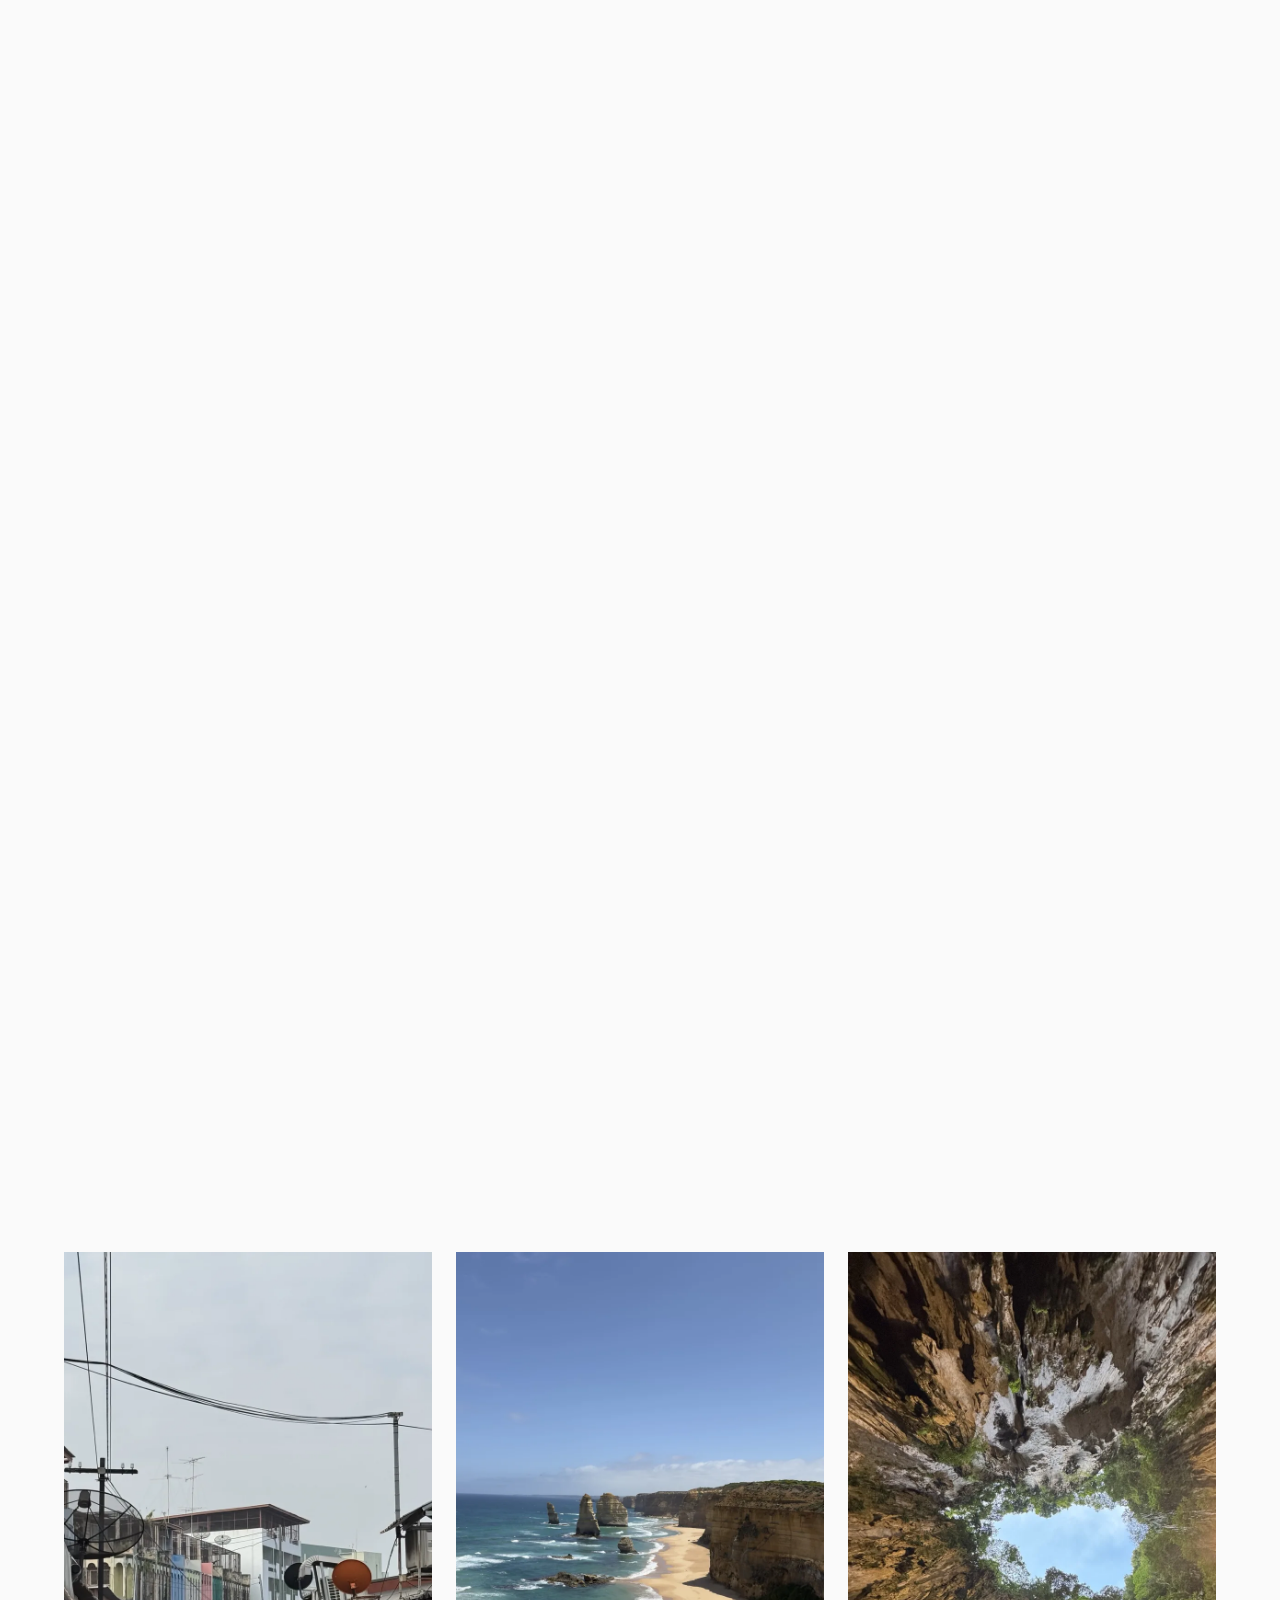
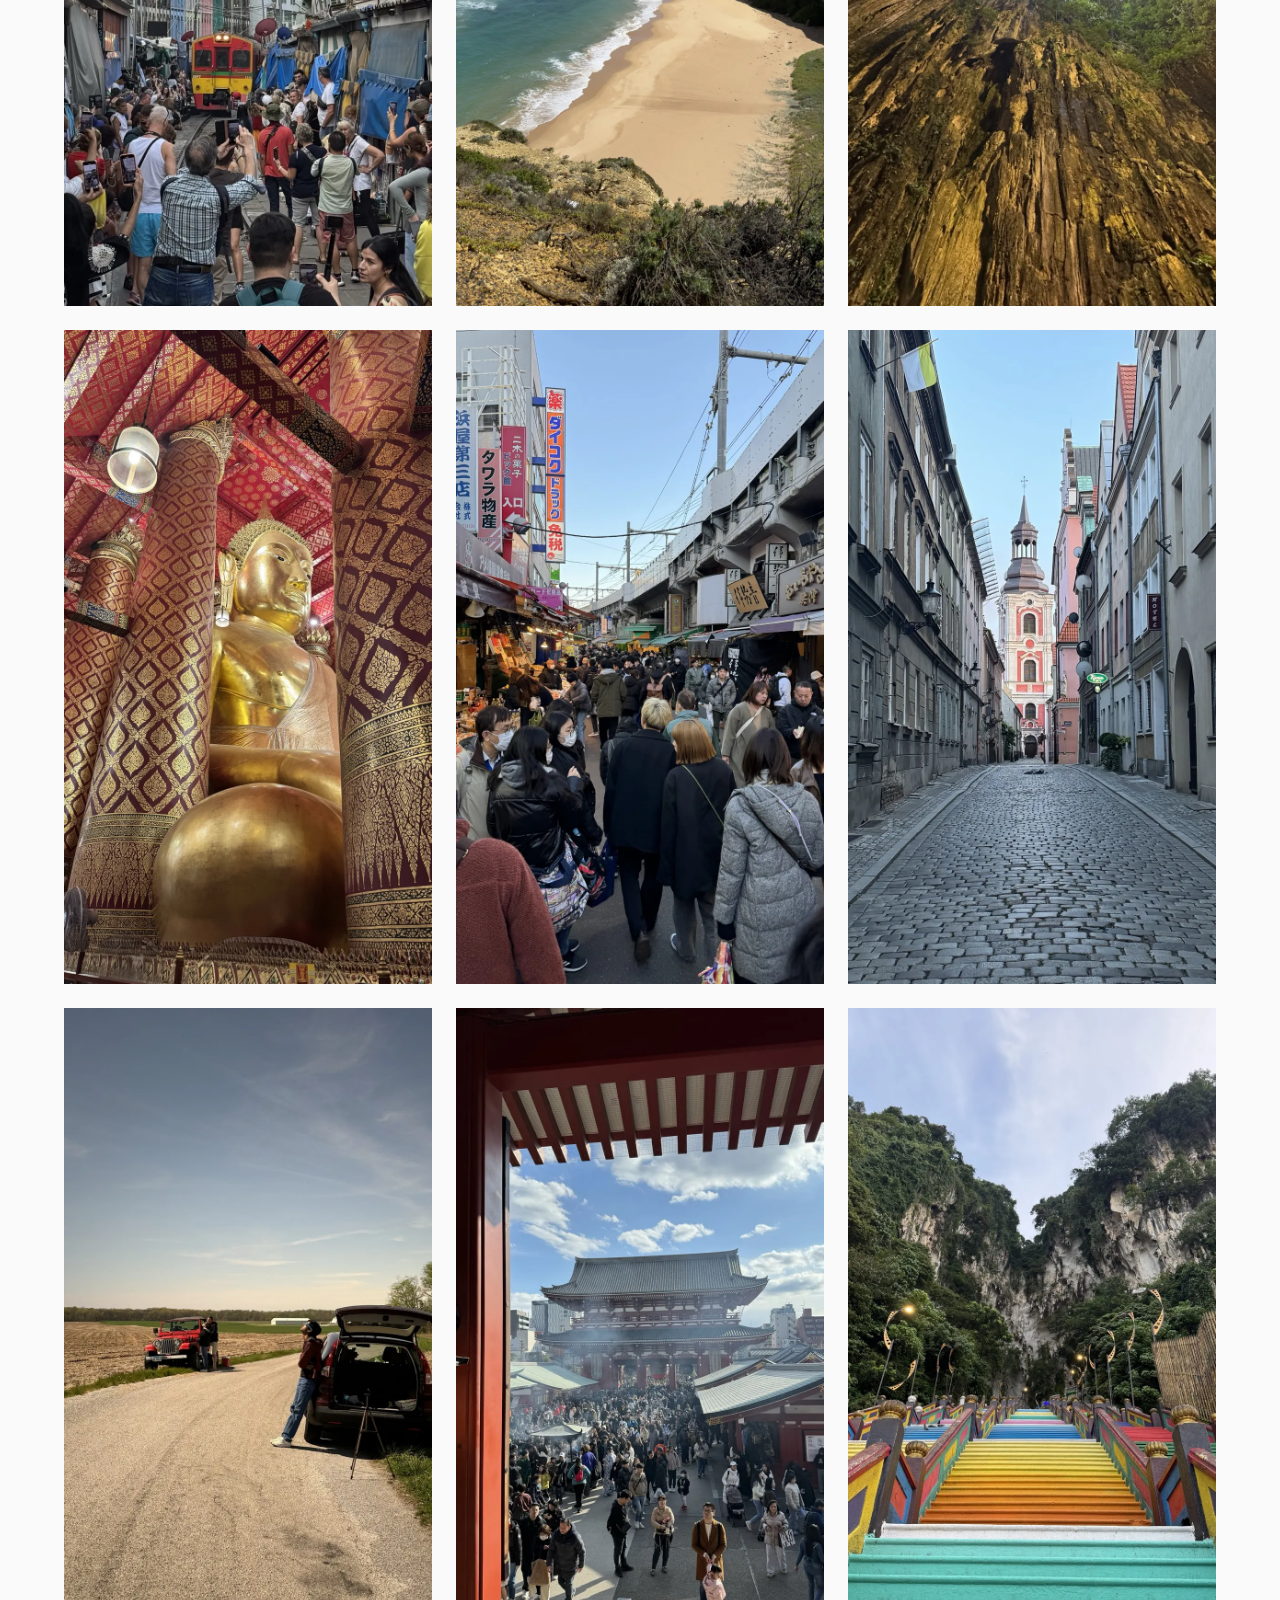
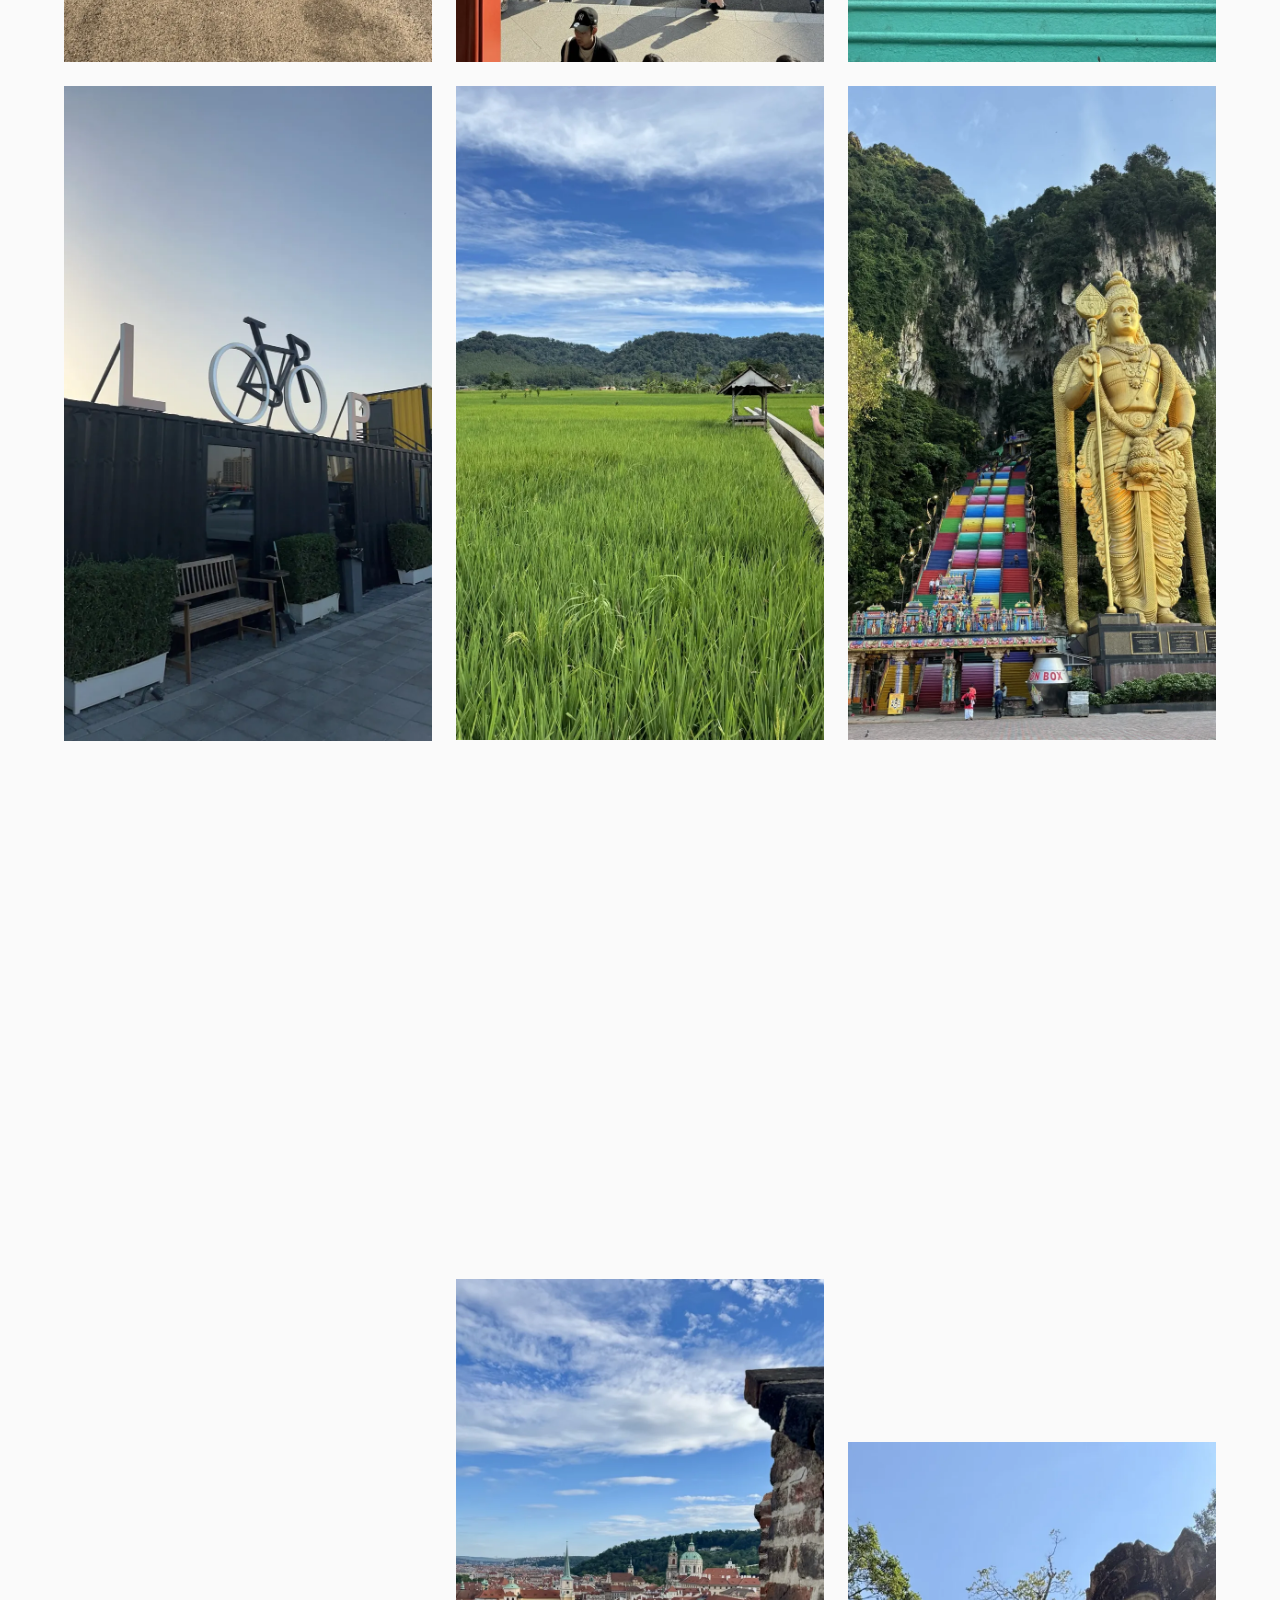
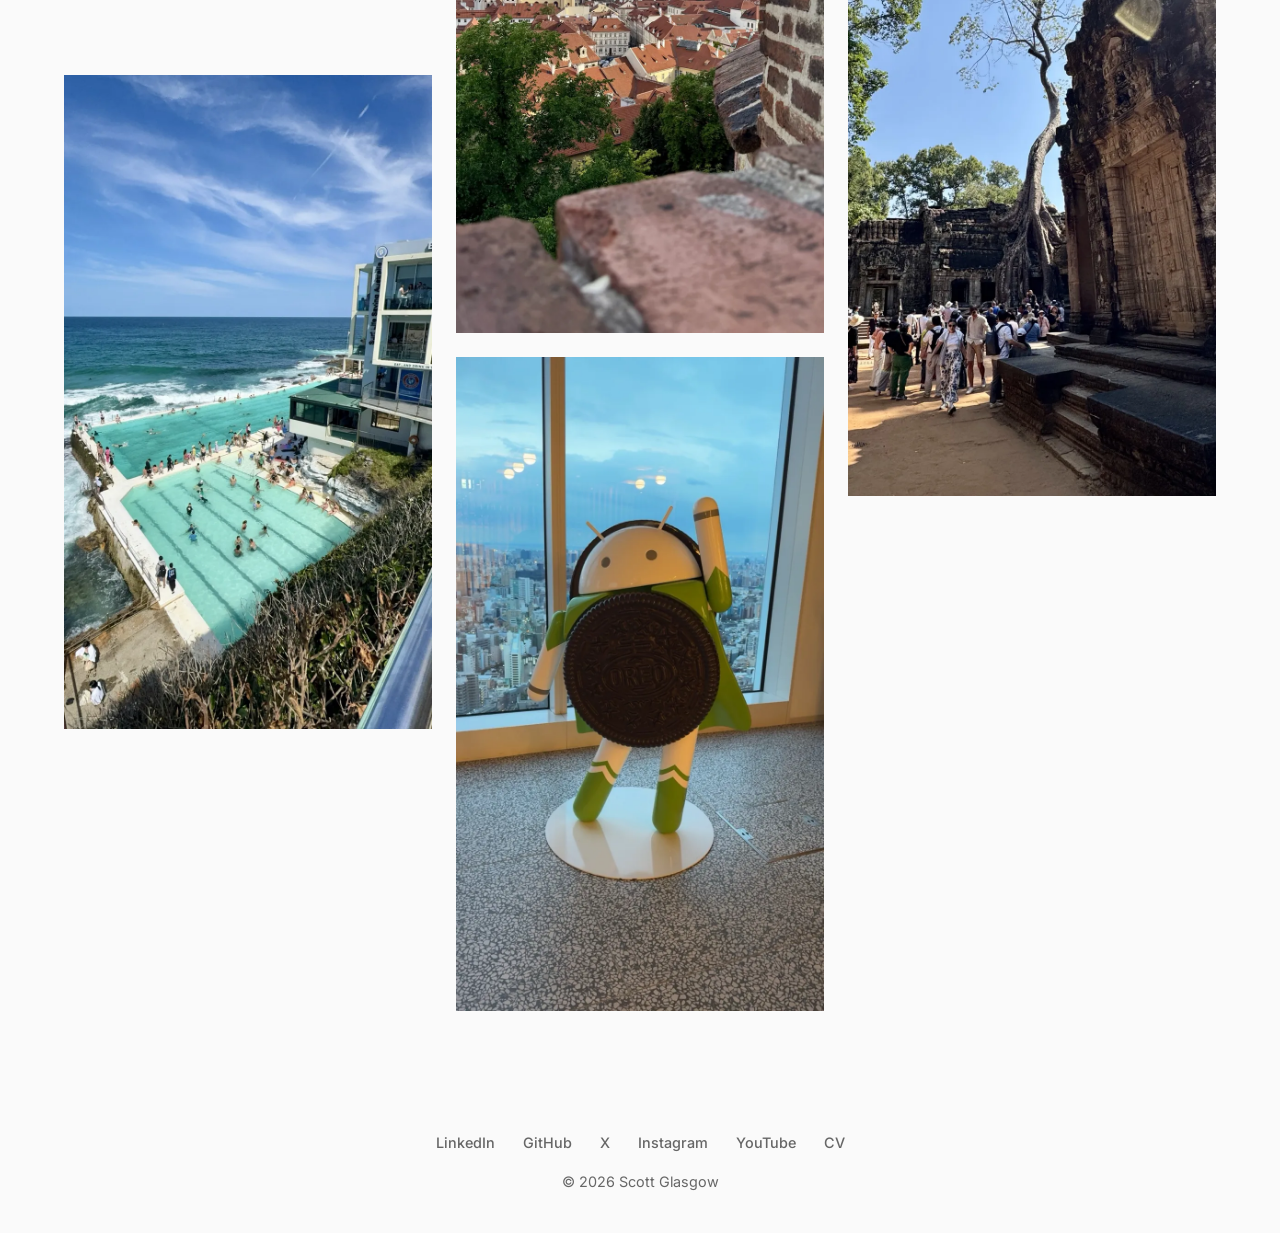
<file: travel.html>
<!DOCTYPE html>
<html lang="en">

<head>
    <meta charset="UTF-8">
    <meta name="viewport" content="width=device-width, initial-scale=1.0">
    <title>Travel Journal - Scott Glasgow</title>
    <meta name="description" content="A visual collection of moments from around the world.">
    <link rel="canonical" href="https://sglasgow.com/travel.html">

    <!-- Open Graph / Facebook -->
    <meta property="og:type" content="website">
    <meta property="og:url" content="https://sglasgow.com/travel.html">
    <meta property="og:title" content="Travel Journal - Scott Glasgow">
    <meta property="og:description" content="A visual collection of moments from 39 countries and counting.">
    <meta property="og:image" content="https://sglasgow.com/images/og-travel.jpg">
    <meta property="og:image:type" content="image/jpeg">
    <meta property="og:image:width" content="1200">
    <meta property="og:image:height" content="630">
    <meta property="og:image:alt" content="Photographs from Scott Glasgow's travels - 39 countries and counting.">

    <!-- Twitter -->
    <meta name="twitter:card" content="summary_large_image">
    <meta name="twitter:url" content="https://sglasgow.com/travel.html">
    <meta name="twitter:title" content="Travel Journal - Scott Glasgow">
    <meta name="twitter:description" content="A visual collection of moments from 39 countries and counting.">
    <meta name="twitter:image" content="https://sglasgow.com/images/og-travel.jpg">
    <meta name="twitter:image:alt" content="Photographs from Scott Glasgow's travels - 39 countries and counting.">

    <!-- Favicon -->
    <link rel="icon" type="image/svg+xml" href="/favicon.svg">
    <link rel="icon" type="image/png" sizes="32x32" href="/favicon-32x32.png">
    <link rel="icon" type="image/png" sizes="16x16" href="/favicon-16x16.png">
    <link rel="icon" href="/favicon.ico" sizes="any">
    <link rel="apple-touch-icon" href="/apple-touch-icon.png">
    <link rel="manifest" href="/site.webmanifest">

    <!-- Fonts -->
    <link rel="preconnect" href="https://fonts.googleapis.com">
    <link rel="preconnect" href="https://fonts.gstatic.com" crossorigin>
    <link
        href="https://fonts.googleapis.com/css2?family=Inter:wght@400;500;600;700;800&display=swap"
        rel="stylesheet">
    <link rel="stylesheet" href="styles.css">
    <script>document.documentElement.className = "js";</script>
</head>

<body>
    <header>
        <nav class="container">
            <a href="/" class="logo">SCOTT GLASGOW</a>
            <button class="mobile-menu-toggle" aria-label="Toggle menu" aria-expanded="false">
                <span class="hamburger-line"></span>
                <span class="hamburger-line"></span>
                <span class="hamburger-line"></span>
            </button>
            <ul class="nav-links">
                <li><a href="about.html">About</a></li>
                <li><a href="projects.html">Projects</a></li>
                <li><a href="publications.html">Writing &amp; Talks</a></li>
                <li><a href="travel.html" class="active">Travel</a></li>
                <li><a href="index.html#contact">Contact</a></li>
            </ul>
        </nav>
    </header>

    <!-- Separate mobile menu element -->
    <div class="mobile-menu" id="mobile-menu">
        <div class="mobile-menu-bg"></div>
        <button class="mobile-menu-close" id="mobile-menu-close" aria-label="Close menu">
            <svg width="32" height="32" viewBox="0 0 24 24" fill="none" stroke="currentColor" stroke-width="2">
                <line x1="18" y1="6" x2="6" y2="18"></line>
                <line x1="6" y1="6" x2="18" y2="18"></line>
            </svg>
        </button>
        <ul class="mobile-menu-links">
            <li><a href="about.html">About</a></li>
            <li><a href="projects.html">Projects</a></li>
            <li><a href="publications.html">Writing &amp; Talks</a></li>
            <li><a href="travel.html">Travel</a></li>
            <li><a href="index.html#contact">Contact</a></li>
        </ul>
    </div>

    <main>
        <section class="hero hero-travel container">
            <span class="eyebrow">Travel</span>
            <h1>Wandering the <span>World</span></h1>
            <p>Photos from 39 countries and counting.</p>
        </section>

        <section class="container">
            <div class="gallery-grid">
                <!-- IMG_4301 -->
                <div class="gallery-item reveal" onclick="openLightbox('images/travel/IMG_4301.jpg')">
                    <img src="images/travel/thumbs/IMG_4301.webp" alt="Seoul, South Korea" width="800" height="1422" loading="lazy">
                    <div class="caption">
                        <h3>Seoul</h3>
                        <p>South Korea</p>
                    </div>
                </div>

                <!-- IMG_4507 -->
                <div class="gallery-item reveal" onclick="openLightbox('images/travel/IMG_4507.jpg')">
                    <img src="images/travel/thumbs/IMG_4507.webp" alt="Seoul, South Korea" width="800" height="1422" loading="lazy">
                    <div class="caption">
                        <h3>Seoul</h3>
                        <p>South Korea</p>
                    </div>
                </div>

                <!-- IMG_4586 -->
                <div class="gallery-item reveal" onclick="openLightbox('images/travel/IMG_4586.JPG')">
                    <img src="images/travel/thumbs/IMG_4586.webp" alt="Google office, Seoul" width="800" height="1422" loading="lazy">
                    <div class="caption">
                        <h3>Seoul</h3>
                        <p>South Korea</p>
                    </div>
                </div>

                <!-- Dubai IMG_3310 -->
                <div class="gallery-item reveal" onclick="openLightbox('images/travel/IMG_3310.JPG')">
                    <img src="images/travel/thumbs/IMG_3310.webp" alt="Dubai, UAE" width="800" height="1422" loading="lazy">
                    <div class="caption">
                        <h3>Dubai</h3>
                        <p>UAE</p>
                    </div>
                </div>

                <!-- Dubai Skyline -->
                <div class="gallery-item reveal" onclick="openLightbox('images/travel/FullSizeRender.jpg')">
                    <img src="images/travel/thumbs/FullSizeRender.webp" alt="Dubai, United Arab Emirates" width="800" height="1422" loading="lazy">
                    <div class="caption">
                        <h3>Dubai</h3>
                        <p>United Arab Emirates</p>
                    </div>
                </div>

                <!-- IMG_1078 -->
                <div class="gallery-item reveal" onclick="openLightbox('images/travel/IMG_1078.jpg')">
                    <img src="images/travel/thumbs/IMG_1078.webp" alt="Sydney, Australia" width="800" height="1422" loading="lazy">
                    <div class="caption">
                        <h3>Sydney</h3>
                        <p>Australia</p>
                    </div>
                </div>

                <!-- Thailand 2 -->
                <div class="gallery-item reveal" onclick="openLightbox('images/travel/IMG_6420.jpg')">
                    <img src="images/travel/thumbs/IMG_6420.webp" alt="Maeklong Railway Market" width="800" height="1422" loading="lazy">
                    <div class="caption">
                        <h3>Maeklong</h3>
                        <p>Thailand</p>
                    </div>
                </div>

                <!-- Ayutthaya 2 -->
                <div class="gallery-item reveal" onclick="openLightbox('images/travel/IMG_6513.jpg')">
                    <img src="images/travel/thumbs/IMG_6513.webp" alt="Ayutthaya, Thailand" width="800" height="1422" loading="lazy">
                    <div class="caption">
                        <h3>Ayutthaya</h3>
                        <p>Thailand</p>
                    </div>
                </div>

                <!-- USA Nature -->
                <div class="gallery-item reveal" onclick="openLightbox('images/travel/IMG_3151.jpg')">
                    <img src="images/travel/thumbs/IMG_3151.webp" alt="Illinois, USA" width="800" height="1422" loading="lazy">
                    <div class="caption">
                        <h3>Illinois</h3>
                        <p>USA</p>
                    </div>
                </div>

                <!-- IMG_3391 -->
                <div class="gallery-item reveal" onclick="openLightbox('images/travel/IMG_3391.JPG')">
                    <img src="images/travel/thumbs/IMG_3391.webp" alt="The Loop cafe, Dubai" width="800" height="1425" loading="lazy">
                    <div class="caption">
                        <h3>Dubai</h3>
                        <p>UAE</p>
                    </div>
                </div>

                <!-- IMG_5042 -->
                <div class="gallery-item reveal" onclick="openLightbox('images/travel/IMG_5042.jpg')">
                    <img src="images/travel/thumbs/IMG_5042.webp" alt="Badlands, USA" width="800" height="450" loading="lazy">
                    <div class="caption">
                        <h3>Badlands</h3>
                        <p>USA</p>
                    </div>
                </div>

                <!-- Indonesia Tea -->
                <div class="gallery-item reveal" onclick="openLightbox('images/travel/IMG_1508.jpg')">
                    <img src="images/travel/thumbs/IMG_1508.webp" alt="Lembang, Indonesia" width="800" height="1422" loading="lazy">
                    <div class="caption">
                        <h3>Lembang</h3>
                        <p>Indonesia</p>
                    </div>
                </div>

                <!-- IMG_8151 -->
                <div class="gallery-item reveal" onclick="openLightbox('images/travel/IMG_8151.jpg')">
                    <img src="images/travel/thumbs/IMG_8151.webp" alt="Sydney, Australia" width="800" height="1422" loading="lazy">
                    <div class="caption">
                        <h3>Sydney</h3>
                        <p>Australia</p>
                    </div>
                </div>

                <!-- Seoul Palace 2 -->
                <div class="gallery-item reveal" onclick="openLightbox('images/travel/IMG_4516.jpg')">
                    <img src="images/travel/thumbs/IMG_4516.webp" alt="Seoul, South Korea" width="800" height="1422" loading="lazy">
                    <div class="caption">
                        <h3>Seoul</h3>
                        <p>South Korea</p>
                    </div>
                </div>

                <!-- Incheon -->
                <div class="gallery-item reveal" onclick="openLightbox('images/travel/IMG_4781.jpg')">
                    <img src="images/travel/thumbs/IMG_4781.webp" alt="Incheon, South Korea" width="800" height="1422" loading="lazy">
                    <div class="caption">
                        <h3>Incheon</h3>
                        <p>South Korea</p>
                    </div>
                </div>

                <!-- Batu Caves 2 -->
                <div class="gallery-item reveal" onclick="openLightbox('images/travel/IMG_7351.jpg')">
                    <img src="images/travel/thumbs/IMG_7351.webp" alt="Kuala Lumpur, Malaysia" width="800" height="1422" loading="lazy">
                    <div class="caption">
                        <h3>Kuala Lumpur</h3>
                        <p>Malaysia</p>
                    </div>
                </div>

                <!-- Dubai 3 -->
                <div class="gallery-item reveal" onclick="openLightbox('images/travel/IMG_3622.jpg')">
                    <img src="images/travel/thumbs/IMG_3622.webp" alt="Dubai, UAE" width="800" height="1422" loading="lazy">
                    <div class="caption">
                        <h3>Dubai</h3>
                        <p>UAE</p>
                    </div>
                </div>

                <!-- Ayutthaya -->
                <div class="gallery-item reveal" onclick="openLightbox('images/travel/IMG_6826.jpg')">
                    <img src="images/travel/thumbs/IMG_6826.webp" alt="Angkor temples at sunrise" width="800" height="1422" loading="lazy">
                    <div class="caption">
                        <h3>Angkor</h3>
                        <p>Cambodia</p>
                    </div>
                </div>

                <!-- Cambodia 2 -->
                <div class="gallery-item reveal" onclick="openLightbox('images/travel/IMG_7239.jpg')">
                    <img src="images/travel/thumbs/IMG_7239.webp" alt="Siem Reap, Cambodia" width="800" height="1422" loading="lazy">
                    <div class="caption">
                        <h3>Siem Reap</h3>
                        <p>Cambodia</p>
                    </div>
                </div>

                <!-- Great Ocean Road -->
                <div class="gallery-item reveal" onclick="openLightbox('images/travel/IMG_0768.jpg')">
                    <img src="images/travel/thumbs/IMG_0768.webp" alt="Victoria, Australia" width="800" height="1422" loading="lazy">
                    <div class="caption">
                        <h3>Victoria</h3>
                        <p>Australia</p>
                    </div>
                </div>

                <!-- IMG_1875 -->
                <div class="gallery-item reveal" onclick="openLightbox('images/travel/IMG_1875.jpg')">
                    <img src="images/travel/thumbs/IMG_1875.webp" alt="Tokyo, Japan" width="800" height="1422" loading="lazy">
                    <div class="caption">
                        <h3>Tokyo</h3>
                        <p>Japan</p>
                    </div>
                </div>

                <!-- IMG_1813 -->
                <div class="gallery-item reveal" onclick="openLightbox('images/travel/IMG_1813.jpg')">
                    <img src="images/travel/thumbs/IMG_1813.webp" alt="Tokyo, Japan" width="800" height="1422" loading="lazy">
                    <div class="caption">
                        <h3>Tokyo</h3>
                        <p>Japan</p>
                    </div>
                </div>

                <!-- IMG_1309 -->
                <div class="gallery-item reveal" onclick="openLightbox('images/travel/IMG_1309.jpg')">
                    <img src="images/travel/thumbs/IMG_1309.webp" alt="Bandung, Indonesia" width="800" height="1422" loading="lazy">
                    <div class="caption">
                        <h3>Bandung</h3>
                        <p>Indonesia</p>
                    </div>
                </div>

                <!-- Dubai Snapseed -->
                <div class="gallery-item reveal" onclick="openLightbox('images/travel/Snapseed.jpg')">
                    <img src="images/travel/thumbs/Snapseed.webp" alt="Dubai, UAE" width="800" height="1067" loading="lazy">
                    <div class="caption">
                        <h3>Dubai</h3>
                        <p>UAE</p>
                    </div>
                </div>

                <!-- Prague -->
                <div class="gallery-item reveal" onclick="openLightbox('images/travel/IMG_0766.jpg')">
                    <img src="images/travel/thumbs/IMG_0766.webp" alt="Prague streets" width="800" height="1422" loading="lazy">
                    <div class="caption">
                        <h3>Prague</h3>
                        <p>Czech Republic</p>
                    </div>
                </div>

                <!-- IMG_1845 -->
                <div class="gallery-item reveal" onclick="openLightbox('images/travel/IMG_1845.JPG')">
                    <img src="images/travel/thumbs/IMG_1845.webp" alt="Android Oreo statue at Google Tokyo" width="800" height="1422" loading="lazy">
                    <div class="caption">
                        <h3>Tokyo</h3>
                        <p>Japan</p>
                    </div>
                </div>

                <!-- Taiwan -->
                <div class="gallery-item reveal" onclick="openLightbox('images/travel/IMG_6169.JPG')">
                    <img src="images/travel/thumbs/IMG_6169.webp" alt="Taipei, Taiwan" width="800" height="1422" loading="lazy">
                    <div class="caption">
                        <h3>Taipei</h3>
                        <p>Taiwan</p>
                    </div>
                </div>

                <!-- Thailand 3 -->
                <div class="gallery-item reveal" onclick="openLightbox('images/travel/IMG_6473.jpg')">
                    <img src="images/travel/thumbs/IMG_6473.webp" alt="Damnoen Saduak Floating Market" width="800" height="1422" loading="lazy">
                    <div class="caption">
                        <h3>Damnoen Saduak</h3>
                        <p>Thailand</p>
                    </div>
                </div>

                <!-- IMG_6298 -->
                <div class="gallery-item reveal" onclick="openLightbox('images/travel/IMG_6298.jpg')">
                    <img src="images/travel/thumbs/IMG_6298.webp" alt="Bangkok, Thailand" width="800" height="1422" loading="lazy">
                    <div class="caption">
                        <h3>Bangkok</h3>
                        <p>Thailand</p>
                    </div>
                </div>

                <!-- IMG_0798 -->
                <div class="gallery-item reveal" onclick="openLightbox('images/travel/IMG_0798.JPG')">
                    <img src="images/travel/thumbs/IMG_0798.webp" alt="Snake warning sign on the Great Ocean Road" width="800" height="1422" loading="lazy">
                    <div class="caption">
                        <h3>Great Ocean Road</h3>
                        <p>Australia</p>
                    </div>
                </div>

                <!-- IMG_3008 -->
                <div class="gallery-item reveal" onclick="openLightbox('images/travel/IMG_3008.jpg')">
                    <img src="images/travel/thumbs/IMG_3008.webp" alt="Dubai, UAE" width="800" height="1422" loading="lazy">
                    <div class="caption">
                        <h3>Dubai</h3>
                        <p>UAE</p>
                    </div>
                </div>

                <!-- IMG_2238 -->
                <div class="gallery-item reveal" onclick="openLightbox('images/travel/IMG_2238.jpg')">
                    <img src="images/travel/thumbs/IMG_2238.webp" alt="Kuala Lumpur, Malaysia" width="800" height="1422" loading="lazy">
                    <div class="caption">
                        <h3>Kuala Lumpur</h3>
                        <p>Malaysia</p>
                    </div>
                </div>

                <!-- Batu Caves 3 -->
                <div class="gallery-item reveal" onclick="openLightbox('images/travel/IMG_7366.jpg')">
                    <img src="images/travel/thumbs/IMG_7366.webp" alt="Kuala Lumpur, Malaysia" width="800" height="1422" loading="lazy">
                    <div class="caption">
                        <h3>Kuala Lumpur</h3>
                        <p>Malaysia</p>
                    </div>
                </div>

                <!-- IMG_0678 -->
                <div class="gallery-item reveal" onclick="openLightbox('images/travel/IMG_0678.jpg')">
                    <img src="images/travel/thumbs/IMG_0678.webp" alt="Poznan, Poland" width="800" height="1422" loading="lazy">
                    <div class="caption">
                        <h3>Poznan</h3>
                        <p>Poland</p>
                    </div>
                </div>

                <!-- IMG_7347 -->
                <div class="gallery-item reveal" onclick="openLightbox('images/travel/IMG_7347.jpg')">
                    <img src="images/travel/thumbs/IMG_7347.webp" alt="Kuala Lumpur, Malaysia" width="800" height="1422" loading="lazy">
                    <div class="caption">
                        <h3>Kuala Lumpur</h3>
                        <p>Malaysia</p>
                    </div>
                </div>

                <!-- Batu Caves 4 -->
                <div class="gallery-item reveal" onclick="openLightbox('images/travel/IMG_7410.jpg')">
                    <img src="images/travel/thumbs/IMG_7410.webp" alt="Kuala Lumpur, Malaysia" width="800" height="1422" loading="lazy">
                    <div class="caption">
                        <h3>Kuala Lumpur</h3>
                        <p>Malaysia</p>
                    </div>
                </div>

                <!-- USA Nature 2 -->
                <div class="gallery-item reveal" onclick="openLightbox('images/travel/IMG_3161.jpg')">
                    <img src="images/travel/thumbs/IMG_3161.webp" alt="Illinois, USA" width="800" height="1422" loading="lazy">
                    <div class="caption">
                        <h3>Illinois</h3>
                        <p>USA</p>
                    </div>
                </div>

                <!-- Cambodia 1 -->
                <div class="gallery-item reveal" onclick="openLightbox('images/travel/IMG_7175.jpg')">
                    <img src="images/travel/thumbs/IMG_7175.webp" alt="Siem Reap, Cambodia" width="800" height="1422" loading="lazy">
                    <div class="caption">
                        <h3>Siem Reap</h3>
                        <p>Cambodia</p>
                    </div>
                </div>
            </div>
        </section>
    </main>

    <footer>
        <div class="container">
            <ul class="footer-links">
                <li><a href="https://www.linkedin.com/in/sglasgow/" target="_blank" rel="noopener">LinkedIn</a></li>
                <li><a href="https://github.com/mangoscott" target="_blank" rel="noopener">GitHub</a></li>
                <li><a href="https://x.com/mangoscott_" target="_blank" rel="noopener">X</a></li>
                <li><a href="https://www.instagram.com/mangoscott/" target="_blank" rel="noopener">Instagram</a></li>
                <li><a href="https://www.youtube.com/@ScottPlaysTennis" target="_blank" rel="noopener">YouTube</a></li>
                <li><a href="Scott_Glasgow_CV.pdf" target="_blank" rel="noopener">CV</a></li>
            </ul>
            <p>© 2026 Scott Glasgow</p>
        </div>
    </footer>

    <div class="lightbox" id="lightbox">
        <button class="lightbox-close" id="lightbox-close" aria-label="Close photo">
            <svg viewBox="0 0 24 24" fill="none" stroke="currentColor" stroke-width="2">
                <line x1="18" y1="6" x2="6" y2="18"></line>
                <line x1="6" y1="6" x2="18" y2="18"></line>
            </svg>
        </button>
        <div class="lightbox-content" id="lightbox-content">
            <!-- Content injected via JS -->
        </div>
    </div>

    <script src="js/main.js"></script>
    <script>
        // Lightbox
        const lightbox = document.getElementById('lightbox');
        const lightboxContent = document.getElementById('lightbox-content');
        const lightboxClose = document.getElementById('lightbox-close');

        function openLightbox(imageSrc) {
            lightboxContent.innerHTML = `<img src="${imageSrc}" alt="Travel photo">`;
            lightbox.classList.add('active');
            document.body.style.overflow = 'hidden';
        }

        function closeLightbox() {
            lightbox.classList.remove('active');
            document.body.style.overflow = '';
        }

        lightboxClose.addEventListener('click', closeLightbox);
        lightbox.addEventListener('click', (e) => {
            if (e.target === lightbox) {
                closeLightbox();
            }
        });

        // Close on Escape key
        document.addEventListener('keydown', (e) => {
            if (e.key === 'Escape' && lightbox.classList.contains('active')) {
                closeLightbox();
            }
        });
    </script>
</body>

</html>
</file>
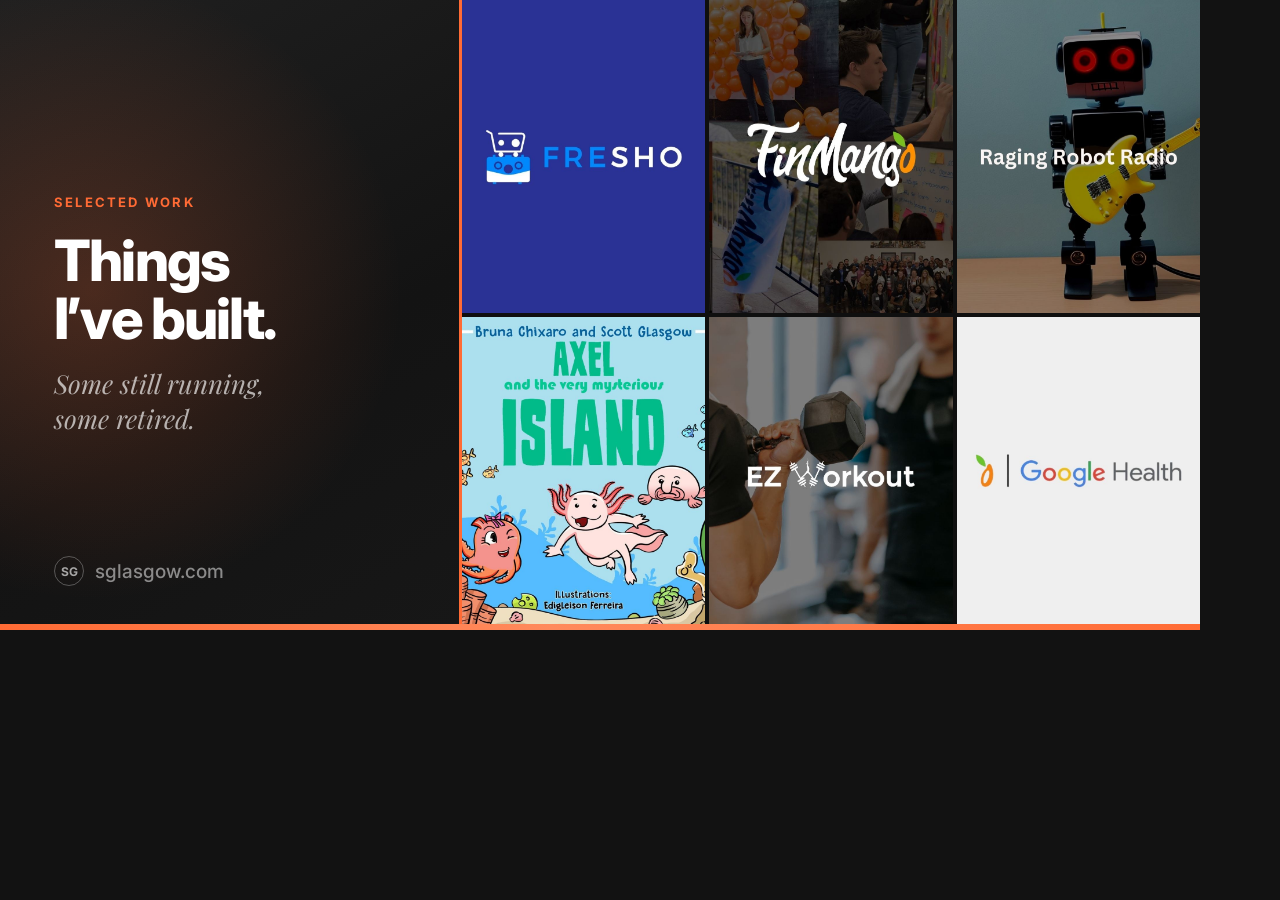
<file: tools/og/card-projects.html>
<!DOCTYPE html>
<html lang="en">
<head>
<meta charset="utf-8">
<link rel="preconnect" href="https://fonts.googleapis.com">
<link rel="preconnect" href="https://fonts.gstatic.com" crossorigin>
<link rel="stylesheet" href="https://fonts.googleapis.com/css2?family=Inter:wght@400;500;600;700;800&family=Playfair+Display:ital@0;1&display=block">
<style>
  :root{--accent:#FF6B35}
  *{margin:0;padding:0;box-sizing:border-box}
  html,body{width:1200px;height:630px;overflow:hidden}
  body{font-family:'Inter',sans-serif;background:#121212;-webkit-font-smoothing:antialiased}
  .card{position:relative;width:1200px;height:630px;overflow:hidden;background:#0f0f0f}

  /* photo mosaic fills the right side; the gutters are the card background */
  .grid{
    position:absolute;left:462px;top:0;width:738px;height:630px;
    display:grid;grid-template-columns:repeat(3,minmax(0,1fr));grid-template-rows:repeat(2,minmax(0,1fr));gap:4px;
    background:#0f0f0f;
  }
  .grid img{display:block;width:100%;height:100%;min-width:0;min-height:0;object-fit:cover}

  /* text panel on the left */
  .panel{
    position:absolute;left:0;top:0;width:462px;height:630px;
    padding:0 54px;display:flex;flex-direction:column;justify-content:center;
    border-right:3px solid var(--accent);
    background:
      radial-gradient(circle at 20% 46%, rgba(255,107,53,.22) 0%, rgba(255,107,53,0) 62%),
      linear-gradient(150deg,#202020 0%,#131313 60%,#171717 100%);
  }
  .eyebrow{
    font-size:13px;font-weight:700;letter-spacing:.17em;text-transform:uppercase;
    color:var(--accent);margin-bottom:22px;
  }
  .head{font-size:57px;font-weight:800;letter-spacing:-.032em;line-height:1.03;color:#fff}
  .sub{
    font-family:'Playfair Display',Georgia,serif;font-style:italic;
    font-size:26px;line-height:1.35;color:rgba(255,255,255,.66);margin-top:17px;
  }
  .mark{position:absolute;left:54px;bottom:44px;display:flex;align-items:center;gap:11px}
  .mark .sg{
    width:30px;height:30px;border-radius:50%;border:1.5px solid rgba(255,255,255,.28);
    display:flex;align-items:center;justify-content:center;
    font-size:12px;font-weight:700;color:rgba(255,255,255,.62);
  }
  .mark .dom{font-size:19px;font-weight:500;color:rgba(255,255,255,.5)}

  .bar{position:absolute;left:0;right:0;bottom:0;height:6px;
       background:linear-gradient(90deg,#FF6B35 0%,#ff8a5c 46%,#FF6B35 100%)}
</style>
</head>
<body>
  <div class="card">
    <div class="grid">
      <img src="../../images/fresho.jpg" alt="">
      <img src="../../images/finmango.jpg" alt="">
      <img src="../../images/robot-radio.jpg" alt="">
      <img src="../../images/axel-books.jpg" alt="">
      <img src="../../images/ez-workout.jpg" alt="">
      <img src="../../images/covid-data.jpg" alt="">
    </div>

    <div class="panel">
      <div class="eyebrow">Selected Work</div>
      <div class="head">Things<br>I&rsquo;ve built.</div>
      <div class="sub">Some still running,<br>some retired.</div>
      <div class="mark">
        <div class="sg">SG</div>
        <div class="dom">sglasgow.com</div>
      </div>
    </div>

    <div class="bar"></div>
  </div>
</body>
</html>
</file>
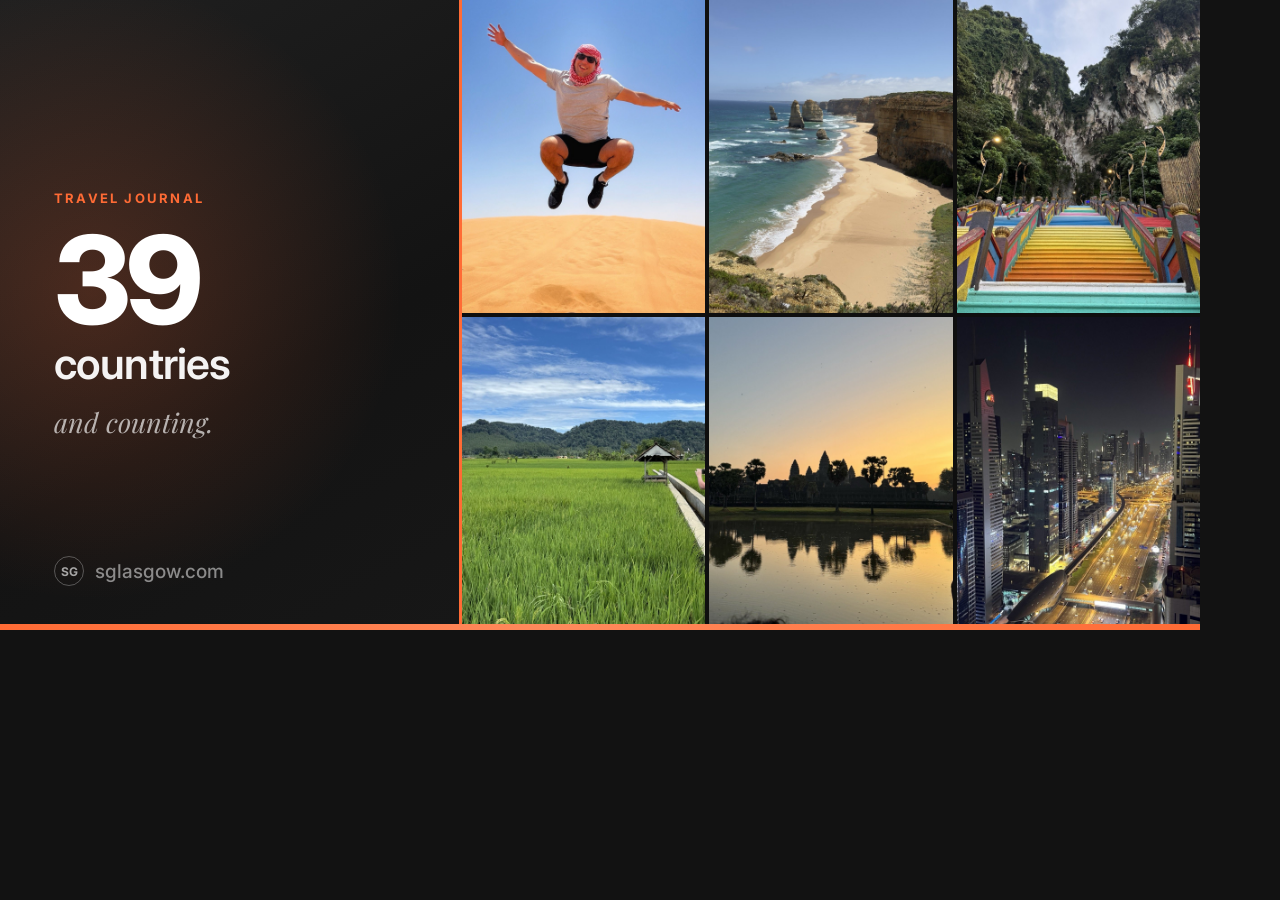
<file: tools/og/card-travel.html>
<!DOCTYPE html>
<html lang="en">
<head>
<meta charset="utf-8">
<link rel="preconnect" href="https://fonts.googleapis.com">
<link rel="preconnect" href="https://fonts.gstatic.com" crossorigin>
<link rel="stylesheet" href="https://fonts.googleapis.com/css2?family=Inter:wght@400;500;600;700;800&family=Playfair+Display:ital@0;1&display=block">
<style>
  :root{--accent:#FF6B35}
  *{margin:0;padding:0;box-sizing:border-box}
  html,body{width:1200px;height:630px;overflow:hidden}
  body{font-family:'Inter',sans-serif;background:#121212;-webkit-font-smoothing:antialiased}
  .card{position:relative;width:1200px;height:630px;overflow:hidden;background:#0f0f0f}

  /* photo mosaic fills the right side; the gutters are the card background */
  .grid{
    position:absolute;left:462px;top:0;width:738px;height:630px;
    display:grid;grid-template-columns:repeat(3,minmax(0,1fr));grid-template-rows:repeat(2,minmax(0,1fr));gap:4px;
    background:#0f0f0f;
  }
  .grid img{display:block;width:100%;height:100%;min-width:0;min-height:0;object-fit:cover}

  /* text panel on the left */
  .panel{
    position:absolute;left:0;top:0;width:462px;height:630px;
    padding:0 54px;display:flex;flex-direction:column;justify-content:center;
    border-right:3px solid var(--accent);
    background:
      radial-gradient(circle at 20% 46%, rgba(255,107,53,.22) 0%, rgba(255,107,53,0) 62%),
      linear-gradient(150deg,#202020 0%,#131313 60%,#171717 100%);
  }
  .eyebrow{
    font-size:13px;font-weight:700;letter-spacing:.17em;text-transform:uppercase;
    color:var(--accent);margin-bottom:22px;
  }
  .big{font-size:122px;font-weight:800;letter-spacing:-.045em;line-height:.86;color:#fff}
  .label{font-size:43px;font-weight:600;letter-spacing:-.02em;color:rgba(255,255,255,.95);margin-top:4px}
  .sub{
    font-family:'Playfair Display',Georgia,serif;font-style:italic;
    font-size:27px;color:rgba(255,255,255,.66);margin-top:15px;
  }
  .mark{position:absolute;left:54px;bottom:44px;display:flex;align-items:center;gap:11px}
  .mark .sg{
    width:30px;height:30px;border-radius:50%;border:1.5px solid rgba(255,255,255,.28);
    display:flex;align-items:center;justify-content:center;
    font-size:12px;font-weight:700;color:rgba(255,255,255,.62);
  }
  .mark .dom{font-size:19px;font-weight:500;color:rgba(255,255,255,.5)}

  .bar{position:absolute;left:0;right:0;bottom:0;height:6px;
       background:linear-gradient(90deg,#FF6B35 0%,#ff8a5c 46%,#FF6B35 100%)}
</style>
</head>
<body>
  <div class="card">
    <div class="grid">
      <img src="../../images/travel/FullSizeRender.jpg" alt="">
      <img src="../../images/travel/IMG_0768.jpg" alt="">
      <img src="../../images/travel/IMG_7347.jpg" alt="">
      <img src="../../images/travel/IMG_1309.jpg" alt="">
      <img src="../../images/travel/IMG_6826.jpg" alt="">
      <img src="../../images/travel/IMG_3622.jpg" alt="">
    </div>

    <div class="panel">
      <div class="eyebrow">Travel Journal</div>
      <div class="big">39</div>
      <div class="label">countries</div>
      <div class="sub">and counting.</div>
      <div class="mark">
        <div class="sg">SG</div>
        <div class="dom">sglasgow.com</div>
      </div>
    </div>

    <div class="bar"></div>
  </div>
</body>
</html>
</file>
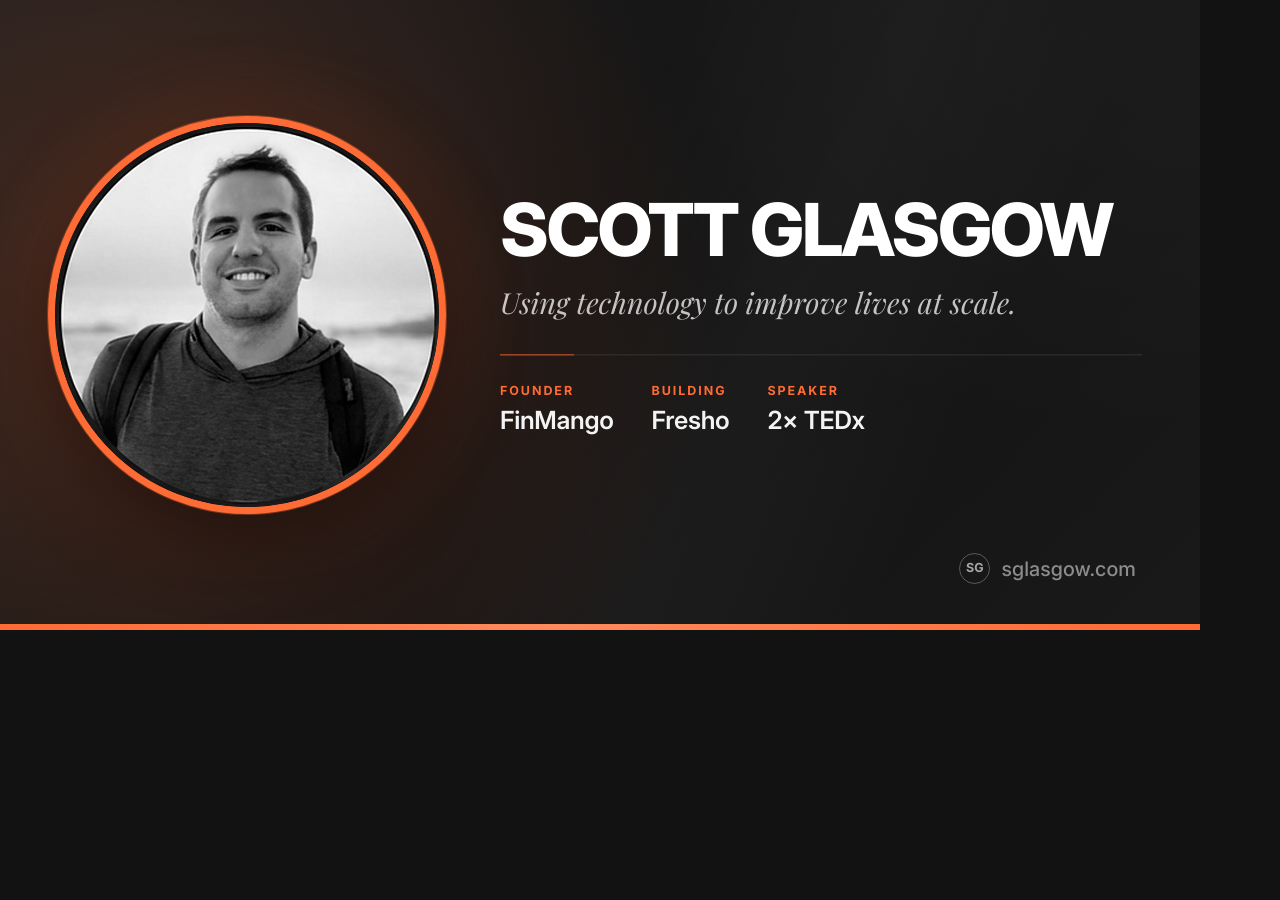
<file: tools/og/og-card.html>
<!DOCTYPE html>
<html lang="en">
<head>
<meta charset="utf-8">
<link rel="preconnect" href="https://fonts.googleapis.com">
<link rel="preconnect" href="https://fonts.gstatic.com" crossorigin>
<link rel="stylesheet" href="https://fonts.googleapis.com/css2?family=Inter:wght@400;500;600;700;800&family=Playfair+Display:ital@0;1&display=block">
<style>
  :root{
    --accent:#FF6B35;
    --ink:#ffffff;
  }
  *{margin:0;padding:0;box-sizing:border-box}
  html,body{width:1200px;height:630px;overflow:hidden}
  body{
    font-family:'Inter',sans-serif;
    background:#121212;
    -webkit-font-smoothing:antialiased;
    text-rendering:geometricPrecision;
  }
  .card{
    position:relative;width:1200px;height:630px;overflow:hidden;
    background:
      radial-gradient(circle at 13% 50%, rgba(255,107,53,.20) 0%, rgba(255,107,53,0) 52%),
      linear-gradient(135deg,#1e1e1e 0%,#131313 52%,#191919 100%);
  }
  /* soft directional sheen echoing the site's angular motif */
  .sheen{position:absolute;inset:0;background:
      linear-gradient(115deg,rgba(255,255,255,0) 46%,rgba(255,255,255,.030) 62%,rgba(255,255,255,0) 78%),
      radial-gradient(ellipse 70% 90% at 96% 8%, rgba(255,255,255,.028) 0%, rgba(255,255,255,0) 70%)}

  /* portrait, bleeding off the left edge */
  .portrait{
    position:absolute;left:48px;top:50%;transform:translateY(-50%);
    width:398px;height:398px;border-radius:50%;
    border:7px solid var(--accent);
    box-shadow:0 0 0 1px rgba(255,107,53,.35), 0 26px 70px rgba(0,0,0,.55),
               0 0 90px rgba(255,107,53,.20);
    background:#161616;
  }
  .portrait img{
    display:block;width:100%;height:100%;border-radius:50%;object-fit:cover;
  }

  /* right-hand content column */
  .col{
    position:absolute;left:500px;right:58px;top:50%;transform:translateY(-50%);
  }
  .name{
    font-size:73px;font-weight:800;letter-spacing:-.028em;line-height:1;
    color:var(--ink);white-space:nowrap;
  }
  .tag{
    margin-top:19px;
    font-family:'Playfair Display',Georgia,serif;font-style:italic;
    font-size:29px;line-height:1.25;color:rgba(255,255,255,.74);
  }
  .rule{
    margin:33px 0 29px;height:1px;width:100%;
    background:linear-gradient(90deg,rgba(255,107,53,.85) 0%,rgba(255,107,53,.85) 74px,
               rgba(255,255,255,.11) 74px,rgba(255,255,255,.11) 100%);
  }
  .proof{display:flex;gap:38px}
  .item .role{
    font-size:12.5px;font-weight:700;letter-spacing:.155em;text-transform:uppercase;
    color:var(--accent);margin-bottom:7px;
  }
  .item .who{font-size:25px;font-weight:600;letter-spacing:-.012em;color:rgba(255,255,255,.95)}

  /* wordmark */
  .mark{
    position:absolute;right:64px;bottom:46px;display:flex;align-items:center;gap:11px;
  }
  .mark .sg{
    width:31px;height:31px;border-radius:50%;
    border:1.5px solid rgba(255,255,255,.28);
    display:flex;align-items:center;justify-content:center;
    font-size:12.5px;font-weight:700;letter-spacing:.02em;color:rgba(255,255,255,.62);
  }
  .mark .dom{font-size:20px;font-weight:500;letter-spacing:.005em;color:rgba(255,255,255,.5)}

  .bar{position:absolute;left:0;right:0;bottom:0;height:6px;
       background:linear-gradient(90deg,#FF6B35 0%,#ff8a5c 46%,#FF6B35 100%)}
</style>
</head>
<body>
  <div class="card">
    <div class="sheen"></div>

    <div class="portrait"><img src="portrait.png" alt="Scott Glasgow"></div>

    <div class="col">
      <div class="name">SCOTT GLASGOW</div>
      <div class="tag">Using technology to improve lives at scale.</div>
      <div class="rule"></div>
      <div class="proof">
        <div class="item"><div class="role">Founder</div><div class="who">FinMango</div></div>
        <div class="item"><div class="role">Building</div><div class="who">Fresho</div></div>
        <div class="item"><div class="role">Speaker</div><div class="who">2&times; TEDx</div></div>
      </div>
    </div>

    <div class="mark">
      <div class="sg">SG</div>
      <div class="dom">sglasgow.com</div>
    </div>

    <div class="bar"></div>
  </div>
</body>
</html>
</file>
<file: styles.css>
/* Modern Design System - Based on index.html */
:root {
    --bg-color: #fafafa;
    --text-color: #1a1a1a;
    --text-muted: #666;
    --surface-color: #f0f0f0;
    /* One orange. Dark enough to read as small text (4.9:1 on the page
       background) and to sit behind white button labels (5.2:1). */
    --accent-color: #C2410C;
    --border-color: rgba(0, 0, 0, 0.1);
}

* {
    margin: 0;
    padding: 0;
    box-sizing: border-box;
}

body {
    font-family: 'Inter', -apple-system, BlinkMacSystemFont, sans-serif;
    background: var(--bg-color);
    color: var(--text-color);
    line-height: 1.6;
    overflow-x: hidden;
}

.container {
    max-width: 1200px;
    margin: 0 auto;
    padding: 0 24px;
}

/* Header */
header {
    position: fixed;
    top: 0;
    left: 0;
    right: 0;
    z-index: 1000;
    background: rgba(250, 250, 250, 0.9);
    backdrop-filter: blur(10px);
    border-bottom: 1px solid rgba(0, 0, 0, 0.05);
}

header nav {
    display: flex;
    justify-content: space-between;
    align-items: center;
    height: 72px;
}

.logo {
    font-weight: 800;
    font-size: 0.9rem;
    letter-spacing: 0.05em;
    text-decoration: none;
    color: var(--text-color);
}

.nav-links {
    display: flex;
    gap: 32px;
    list-style: none;
}

.nav-links a {
    text-decoration: none;
    color: var(--text-color);
    font-weight: 500;
    font-size: 0.95rem;
    transition: opacity 0.2s;
}

.nav-links a:hover {
    opacity: 0.6;
}

.nav-links a.active {
    color: var(--accent-color);
}

.logo {
    position: relative;
    z-index: 10001;
}

.mobile-menu-toggle {
    display: none;
    background: none;
    border: none;
    cursor: pointer;
    padding: 8px;
    position: relative;
    z-index: 10001;
}

.hamburger-line {
    display: block;
    width: 24px;
    height: 2px;
    background: var(--text-color);
    margin: 5px 0;
    transition: transform 0.3s, opacity 0.3s;
}

/* Mobile menu - fullscreen overlay approach */
.mobile-menu {
    display: none;
}

/* Typography */
h1 {
    font-size: clamp(2.5rem, 5vw, 3.5rem);
    font-weight: 800;
    line-height: 1.1;
    margin-bottom: 24px;
}

h2 {
    font-size: 2rem;
    font-weight: 700;
    margin-bottom: 24px;
}

h3 {
    font-size: 1.3rem;
    font-weight: 700;
    margin-bottom: 16px;
}

p {
    color: var(--text-muted);
    max-width: 700px;
    margin-bottom: 16px;
}

a {
    color: var(--text-color);
    text-decoration: none;
    transition: color 0.2s;
}

a:hover {
    color: var(--accent-color);
}

/* Buttons */
.btn {
    display: inline-flex;
    align-items: center;
    padding: 14px 28px;
    border-radius: 100px;
    font-weight: 600;
    font-size: 0.95rem;
    text-decoration: none;
    transition: all 0.2s;
    cursor: pointer;
    border: none;
}

.btn-primary {
    background: var(--text-color);
    color: white;
}

/* Both states name the colour, so the global a:hover rule can't turn the label orange */
.btn-primary,
.btn-primary:hover {
    color: white;
}

.btn-primary:hover {
    background: #333;
    transform: translateY(-2px);
}

.btn-outline {
    background: transparent;
    color: var(--text-color);
    border: 2px solid var(--text-color);
}

.btn-outline:hover {
    background: var(--text-color);
    color: white;
}

/* Sections */
section {
    padding: 100px 0;
    /* Anchor jumps (e.g. #contact) land clear of the fixed header */
    scroll-margin-top: 88px;
}

/* Heading with a quiet link on the same line ("All projects →") */
.section-head {
    display: flex;
    justify-content: space-between;
    align-items: baseline;
    flex-wrap: wrap;
    gap: 8px 24px;
}

.section-head h2 {
    margin-bottom: 0;
}

.section-link {
    font-weight: 600;
    white-space: nowrap;
}

section h2 {
    font-size: 2rem;
    font-weight: 700;
    margin-bottom: 24px;
}

section h3 {
    font-size: 1.3rem;
    font-weight: 700;
    margin-bottom: 16px;
}

section p {
    color: var(--text-muted);
    max-width: 700px;
    margin-bottom: 16px;
}

/* Grid Layouts */
.grid-3 {
    display: grid;
    grid-template-columns: repeat(auto-fill, minmax(300px, 1fr));
    gap: 32px;
}

.stats-grid {
    display: grid;
    grid-template-columns: repeat(3, 1fr);
    gap: 16px;
    text-align: center;
    margin-bottom: 64px;
}

/* Cards */
.card {
    background: var(--surface-color);
    padding: 24px;
    border: 1px solid transparent;
    transition: all 0.2s;
    display: flex;
    flex-direction: column;
    height: 100%;
}

.card:hover {
    border-color: var(--text-color);
    transform: translateY(-4px);
}

.card-image-wrapper {
    /* Runs to the card edge */
    width: calc(100% + 48px);
    margin: -24px -24px 20px;
    aspect-ratio: 16/9;
    overflow: hidden;
    background: var(--border-color);
}

.card-image {
    width: 100%;
    height: 100%;
    object-fit: cover;
}

.card h3 {
    font-size: 1.5rem;
    margin-bottom: 8px;
}

.card-link {
    font-weight: 600;
    margin-top: auto;
}

.card-meta {
    font-size: 0.875rem;
    color: var(--accent-color);
    font-weight: 600;
    margin-bottom: 16px;
    text-transform: uppercase;
    letter-spacing: 0.05em;
}

/* Subtle List (Publications) */
.subtle-list {
    display: flex;
    flex-direction: column;
    gap: 0;
}

.subtle-item {
    padding: 16px 0;
    border-bottom: 1px solid var(--border-color);
    transition: opacity 0.2s ease;
    display: block;
}

.subtle-item:last-child {
    border-bottom: none;
}

.subtle-item:hover {
    opacity: 0.7;
}

.subtle-title {
    font-weight: 600;
    font-size: 1.1rem;
    color: var(--text-color);
    margin-bottom: 4px;
    display: block;
}

.subtle-meta {
    font-size: 0.9rem;
    color: var(--text-color);
    opacity: 0.6;
    display: block;
}

.subtle-list-compact .subtle-item {
    padding: 10px 0;
}

.subtle-list-compact .subtle-title {
    font-size: 1rem;
}

/* Footer */
footer {
    padding: 40px 0;
    text-align: center;
    color: var(--text-muted);
    font-size: 0.9rem;
}

/* The global paragraph rule caps width at 700px, which would pull the centred
   copyright line off-centre inside the wider container */
footer p {
    max-width: none;
    margin-bottom: 0;
}

.footer-links {
    display: flex;
    flex-wrap: wrap;
    justify-content: center;
    gap: 8px 28px;
    list-style: none;
    margin-bottom: 16px;
}

.footer-links a {
    color: var(--text-muted);
    font-weight: 500;
}

.footer-links a:hover {
    color: var(--accent-color);
}

/* Skip link: parked off-screen until it receives keyboard focus */
.skip-link {
    position: absolute;
    top: 8px;
    left: 8px;
    z-index: 20000;
    padding: 10px 16px;
    border-radius: 100px;
    background: var(--text-color);
    color: white;
    font-weight: 600;
    font-size: 0.9rem;
    text-decoration: none;
    transform: translateY(-200%);
    transition: transform 0.2s;
}

.skip-link:focus {
    transform: translateY(0);
    color: white;
    outline: 3px solid var(--accent-color);
    outline-offset: 2px;
}

/* Mobile Responsive */
@media (max-width: 768px) {
    .mobile-menu-toggle {
        display: block;
    }

    /* Hide the regular nav-links on mobile */
    .nav-links {
        display: none;
    }

    /* Mobile menu is a separate fullscreen element */
    .mobile-menu {
        display: block;
        position: fixed;
        top: 0;
        left: 0;
        width: 100%;
        height: 100%;
        z-index: 10000;
        opacity: 0;
        visibility: hidden;
        transition: opacity 0.3s, visibility 0.3s;
    }

    .mobile-menu.active {
        opacity: 1;
        visibility: visible;
    }

    .mobile-menu-bg {
        position: absolute;
        top: 0;
        left: 0;
        width: 100%;
        height: 100%;
        background: #fafafa;
        z-index: 0;
    }

    .mobile-menu-links {
        position: relative;
        z-index: 1;
        display: flex;
        flex-direction: column;
        align-items: center;
        justify-content: center;
        height: 100%;
        gap: 40px;
        list-style: none;
        padding: 0;
        margin: 0;
    }

    .mobile-menu-links a {
        font-size: 1.8rem;
        font-weight: 600;
        text-decoration: none;
        color: var(--text-color);
    }

    .mobile-menu-close {
        position: absolute;
        top: 20px;
        right: 24px;
        background: none;
        border: none;
        cursor: pointer;
        padding: 8px;
        z-index: 10001;
        color: var(--text-color);
    }

    .mobile-menu-close:hover {
        opacity: 0.6;
    }

    .grid-3 {
        grid-template-columns: 1fr;
    }

    .stats-grid {
        grid-template-columns: 1fr;
        gap: 24px;
    }

    section {
        padding: 60px 0;
    }

    h1 {
        font-size: 2rem;
    }

    .footer-links {
        gap: 8px 18px;
    }

    h2 {
        font-size: 1.5rem;
    }
}

/* ---- Shared page furniture (introduced with the About redesign) ---- */

/* Page hero: eyebrow, big balanced headline, lede */
.page-hero {
    padding: 150px 0 40px;
}

.page-hero h1 {
    font-size: clamp(2.4rem, 4.6vw, 4rem);
    line-height: 1.05;
    letter-spacing: -0.02em;
    margin-bottom: 24px;
    text-wrap: balance;
}

.page-hero .lede {
    font-size: 1.2rem;
    line-height: 1.7;
    max-width: 620px;
    margin-bottom: 0;
}

.eyebrow {
    display: inline-flex;
    align-items: center;
    gap: 10px;
    font-size: 0.8rem;
    font-weight: 700;
    letter-spacing: 0.12em;
    text-transform: uppercase;
    color: var(--accent-color);
    margin-bottom: 24px;
}

.eyebrow::before {
    content: "";
    width: 28px;
    height: 2px;
    background: var(--accent-color);
}

.eyebrow.muted {
    color: var(--text-muted);
}

.eyebrow.muted::before {
    background: var(--text-muted);
}

/* Stat strip: big accent numbers that count up on first view */
.stat-strip {
    display: grid;
    grid-template-columns: repeat(4, 1fr);
    border-top: 1px solid var(--border-color);
    border-bottom: 1px solid var(--border-color);
}

.stat-strip.three {
    grid-template-columns: repeat(3, 1fr);
}

.stat-strip .stat {
    padding: 32px 24px;
    border-left: 1px solid var(--border-color);
}

.stat-strip .stat:first-child {
    border-left: none;
    padding-left: 0;
}

.stat-number {
    font-size: clamp(2.4rem, 4vw, 3.4rem);
    font-weight: 800;
    line-height: 1;
    letter-spacing: -0.02em;
    color: var(--accent-color);
    font-variant-numeric: tabular-nums;
}

.stat-label {
    margin-top: 8px;
    font-weight: 600;
    color: var(--text-color);
}

.stat-sub {
    font-size: 0.9rem;
    color: var(--text-muted);
}

/* Dark closing invite */
.say-hello {
    background: var(--text-color);
    color: #fff;
    padding: 100px 0;
}

.say-hello h2 {
    color: #fff;
    font-size: clamp(2rem, 4vw, 3rem);
    letter-spacing: -0.02em;
    text-wrap: balance;
}

.say-hello p {
    color: rgba(255, 255, 255, 0.7);
    font-size: 1.1rem;
}

.say-hello .btn-primary {
    background: var(--accent-color);
    color: #fff;
}

.say-hello .btn-primary:hover {
    background: #9A3412;
}

.say-hello .btn-outline {
    color: #fff;
    border-color: rgba(255, 255, 255, 0.5);
}

.say-hello .btn-outline:hover {
    background: #fff;
    color: var(--text-color);
    border-color: #fff;
}

/* Scroll reveal: elements fade up the first time they enter the viewport.
   Children of a .stagger container arrive one after another.
   Scoped to .js (set in each page's head) so nothing is hidden if the script never runs. */
.js .reveal {
    opacity: 0;
    transform: translateY(24px);
    transition: opacity 0.7s ease, transform 0.7s ease;
}

.reveal.is-visible {
    opacity: 1;
    transform: none;
}

.stagger > .reveal:nth-child(2) { transition-delay: 0.08s; }
.stagger > .reveal:nth-child(3) { transition-delay: 0.16s; }
.stagger > .reveal:nth-child(4) { transition-delay: 0.24s; }
.stagger > .reveal:nth-child(5) { transition-delay: 0.32s; }
.stagger > .reveal:nth-child(6) { transition-delay: 0.40s; }

/* Muted card label for retired work */
.card-meta.muted {
    color: var(--text-muted);
}

/* Row of organisation names */
.org-row {
    display: flex;
    flex-wrap: wrap;
    gap: 12px 40px;
    margin-top: 32px;
    font-weight: 700;
    font-size: 1.05rem;
    letter-spacing: -0.01em;
    color: var(--text-color);
}

/* Native pull quote (replaces the third-party tweet embed) */
.pull-quote {
    margin-top: 48px;
    padding: 32px 32px 32px 40px;
    border-left: 4px solid var(--accent-color);
    background: var(--bg-color);
    max-width: 760px;
}

.pull-quote p {
    font-size: 1.15rem;
    line-height: 1.6;
    color: var(--text-color);
    max-width: none;
    margin-bottom: 16px;
}

.pull-quote cite {
    font-style: normal;
    font-size: 0.9rem;
    color: var(--text-muted);
}

.pull-quote cite a {
    color: var(--text-muted);
    text-decoration: underline;
    text-underline-offset: 3px;
}

.pull-quote cite a:hover {
    color: var(--accent-color);
}

/* Embedded post from X. widgets.js swaps the blockquote for the live
   tweet; until then (or if the script is blocked) it reads as a card. */
.twitter-tweet {
    margin-top: 48px;
}

blockquote.tweet-card {
    display: block;
    padding: 24px 28px;
    border: 1px solid var(--border-color);
    border-radius: 16px;
    background: #fff;
    color: var(--text-color);
    max-width: 550px;
    font-size: 0.9rem;
    line-height: 1.6;
}

blockquote.tweet-card p {
    font-size: 1.05rem;
    line-height: 1.6;
    color: var(--text-color);
    max-width: none;
    margin: 0 0 12px;
}

blockquote.tweet-card a {
    color: var(--text-muted);
    text-decoration: underline;
    text-underline-offset: 3px;
}

blockquote.tweet-card a:hover {
    color: var(--accent-color);
}

@media (prefers-reduced-motion: reduce) {
    .reveal,
    .stagger > .reveal {
        opacity: 1;
        transform: none;
        transition: none;
    }
}

@media (max-width: 900px) {
    .stat-strip,
    .stat-strip.three {
        grid-template-columns: 1fr 1fr;
    }

    .stat-strip .stat:nth-child(odd) {
        border-left: none;
        padding-left: 0;
    }

    .stat-strip .stat:nth-child(n+3) {
        border-top: 1px solid var(--border-color);
    }
}

@media (max-width: 768px) {
    .page-hero {
        padding-top: 110px;
    }

    .page-hero h1 {
        font-size: 2.2rem;
    }

    .say-hello {
        padding: 72px 0;
    }

    .org-row {
        gap: 8px 24px;
        font-size: 0.95rem;
    }

    .pull-quote {
        padding: 24px;
    }
}

/* Travel Page Specific Styles */
.hero-travel {
    padding: 150px 0 80px;
    text-align: center;
}

.hero-travel .eyebrow {
    margin-bottom: 20px;
}

.hero-travel h1 {
    margin-bottom: 16px;
}

.hero-travel h1 span {
    color: var(--accent-color);
}

.hero-travel p {
    font-size: 1.1rem;
    color: var(--text-muted);
    max-width: 600px;
    margin: 0 auto;
}

/* Masonry Grid */
.gallery-grid {
    columns: 3 300px;
    column-gap: 24px;
    padding-bottom: 80px;
}

.gallery-item {
    break-inside: avoid;
    margin-bottom: 24px;
    position: relative;
    overflow: hidden;
    background: var(--surface-color);
    transition: transform 0.3s ease;
    cursor: pointer;
}

/* Tiles fade up on first view, then hover as before */
.gallery-item.reveal {
    transition: opacity 0.7s ease, transform 0.4s ease;
}

.gallery-item:hover {
    transform: translateY(-4px);
    box-shadow: 0 12px 30px rgba(0, 0, 0, 0.1);
}

.gallery-item img {
    width: 100%;
    height: auto;
    display: block;
    transition: transform 0.5s ease;
}

.gallery-item:hover img {
    transform: scale(1.03);
}

.caption {
    position: absolute;
    bottom: 0;
    left: 0;
    right: 0;
    padding: 24px;
    background: linear-gradient(to top, rgba(0, 0, 0, 0.7), transparent);
    color: white;
    opacity: 0;
    transition: opacity 0.3s ease;
}

.gallery-item:hover .caption {
    opacity: 1;
}

/* Touch screens have no hover: keep captions visible */
@media (hover: none) {
    .caption {
        opacity: 1;
    }
}

.caption h3 {
    font-size: 1rem;
    font-weight: 600;
    margin-bottom: 4px;
}

.caption p {
    font-size: 0.85rem;
    opacity: 1;
    color: white;
}

/* Lightbox */
.lightbox {
    position: fixed;
    top: 0;
    left: 0;
    width: 100%;
    height: 100%;
    background: rgba(255, 255, 255, 0.98);
    z-index: 2000;
    display: flex;
    justify-content: center;
    align-items: center;
    opacity: 0;
    pointer-events: none;
    transition: opacity 0.3s ease;
}

.lightbox.active {
    opacity: 1;
    pointer-events: auto;
}

.lightbox-content {
    max-width: 90%;
    max-height: 90vh;
    position: relative;
}

.lightbox-content img {
    max-width: 100%;
    max-height: 90vh;
    display: block;
    box-shadow: 0 20px 60px rgba(0, 0, 0, 0.2);
}

.lightbox-close {
    position: absolute;
    top: 32px;
    right: 32px;
    background: none;
    border: none;
    cursor: pointer;
    color: var(--text-color);
    padding: 12px;
    z-index: 2001;
}

.lightbox-close svg {
    width: 32px;
    height: 32px;
}

@media (max-width: 768px) {
    .gallery-grid {
        columns: 1;
    }
}
</file>
